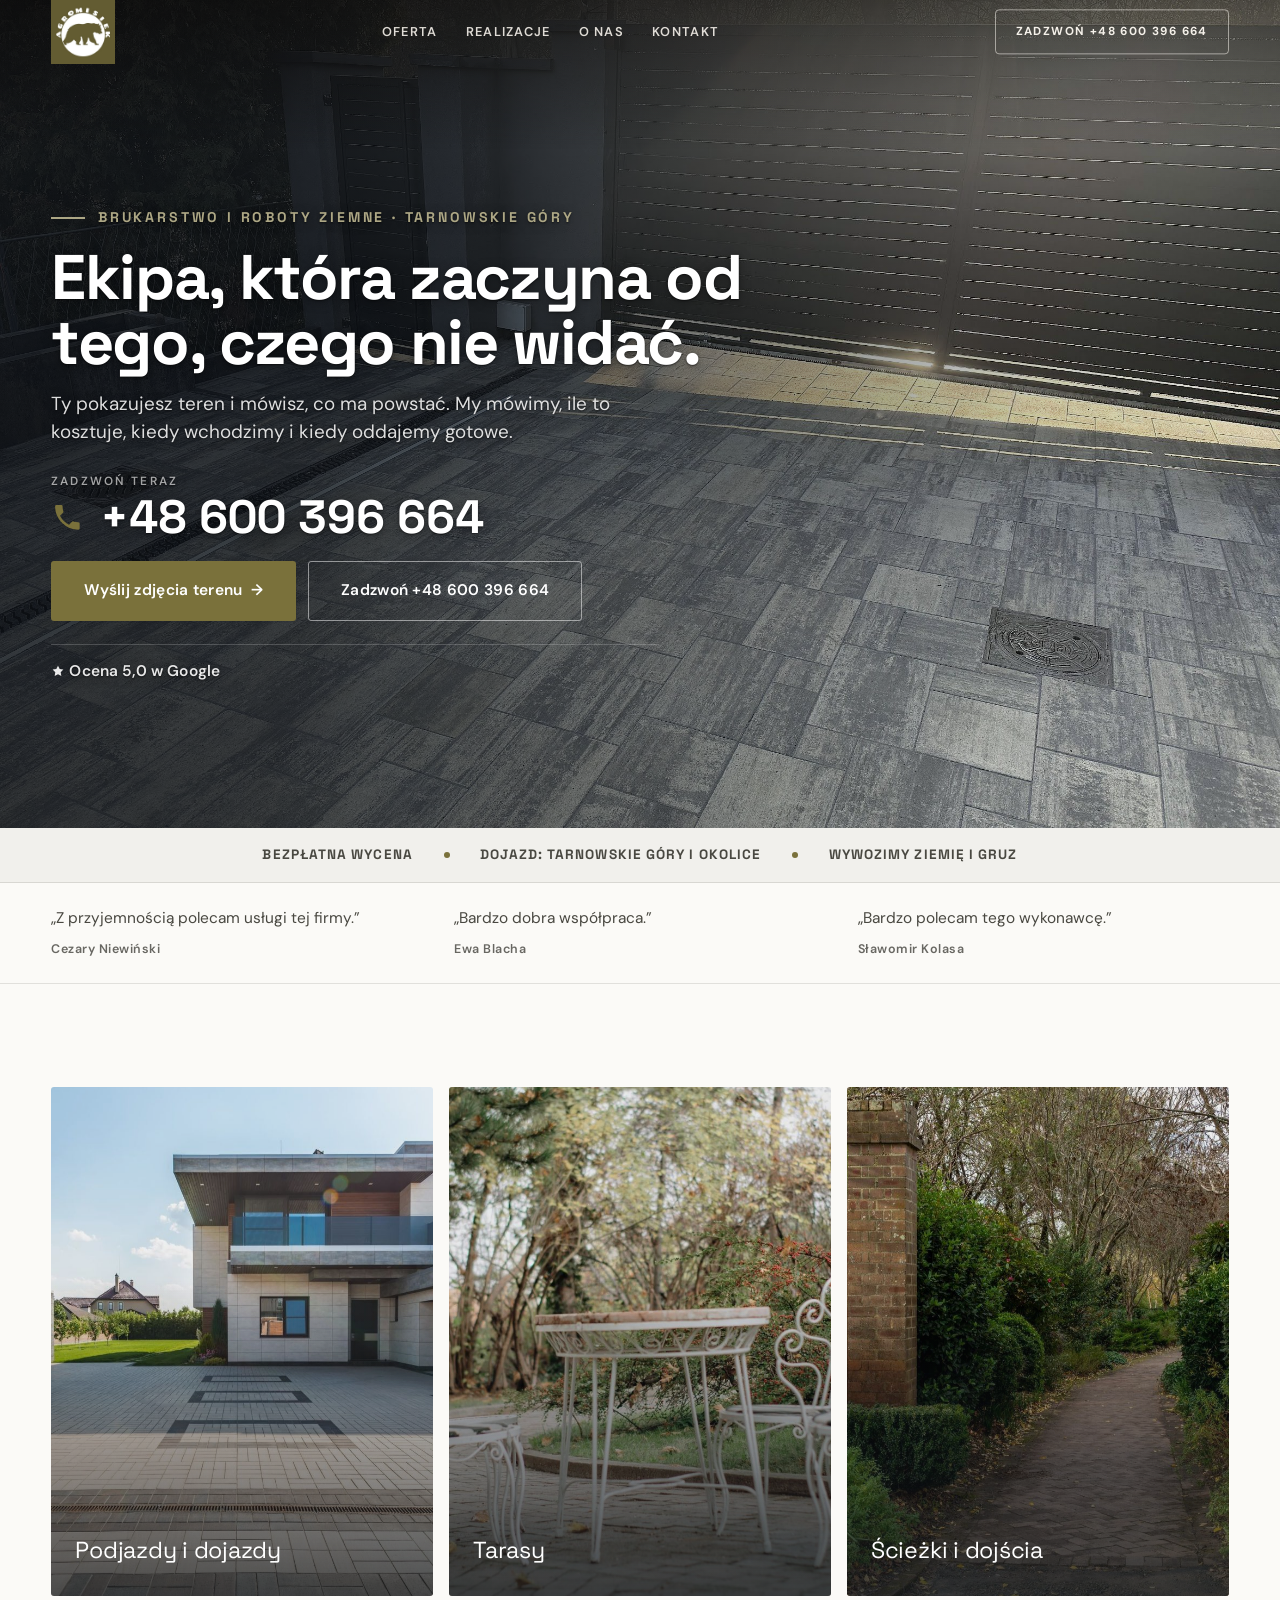
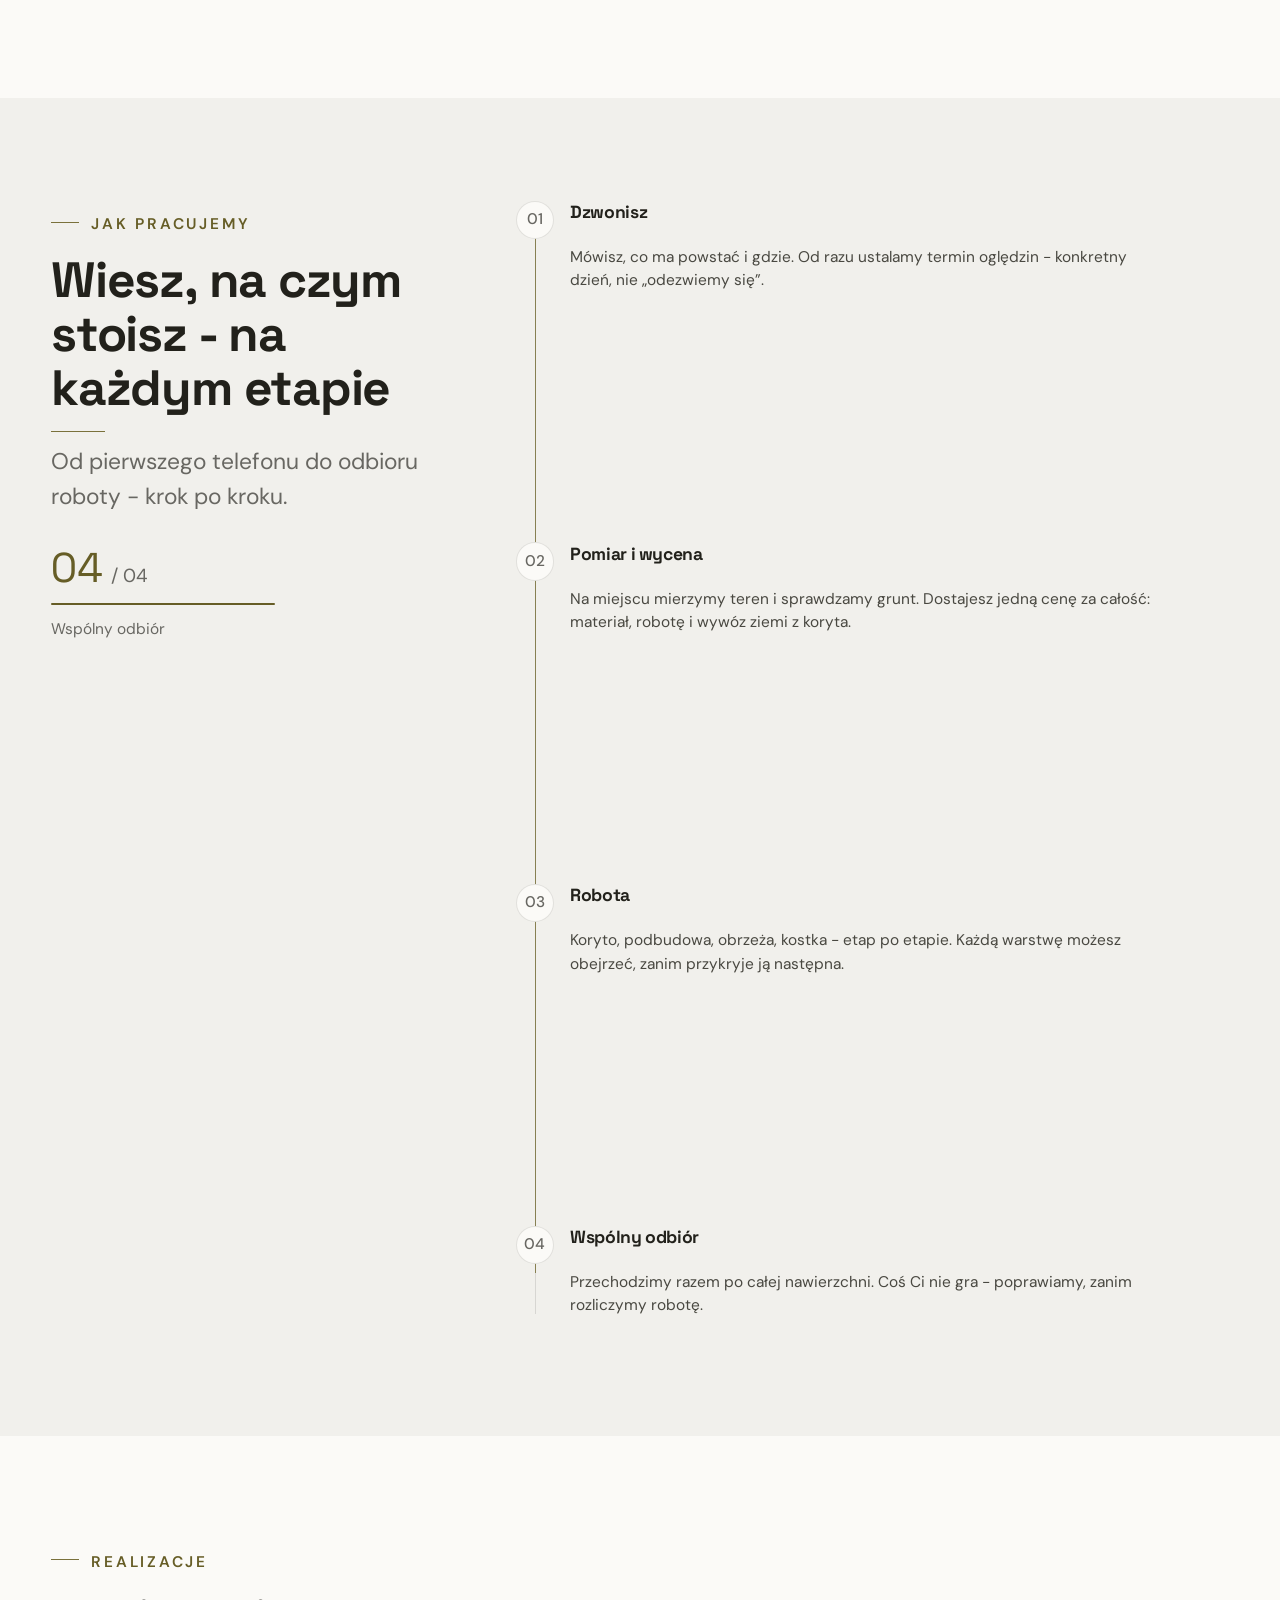
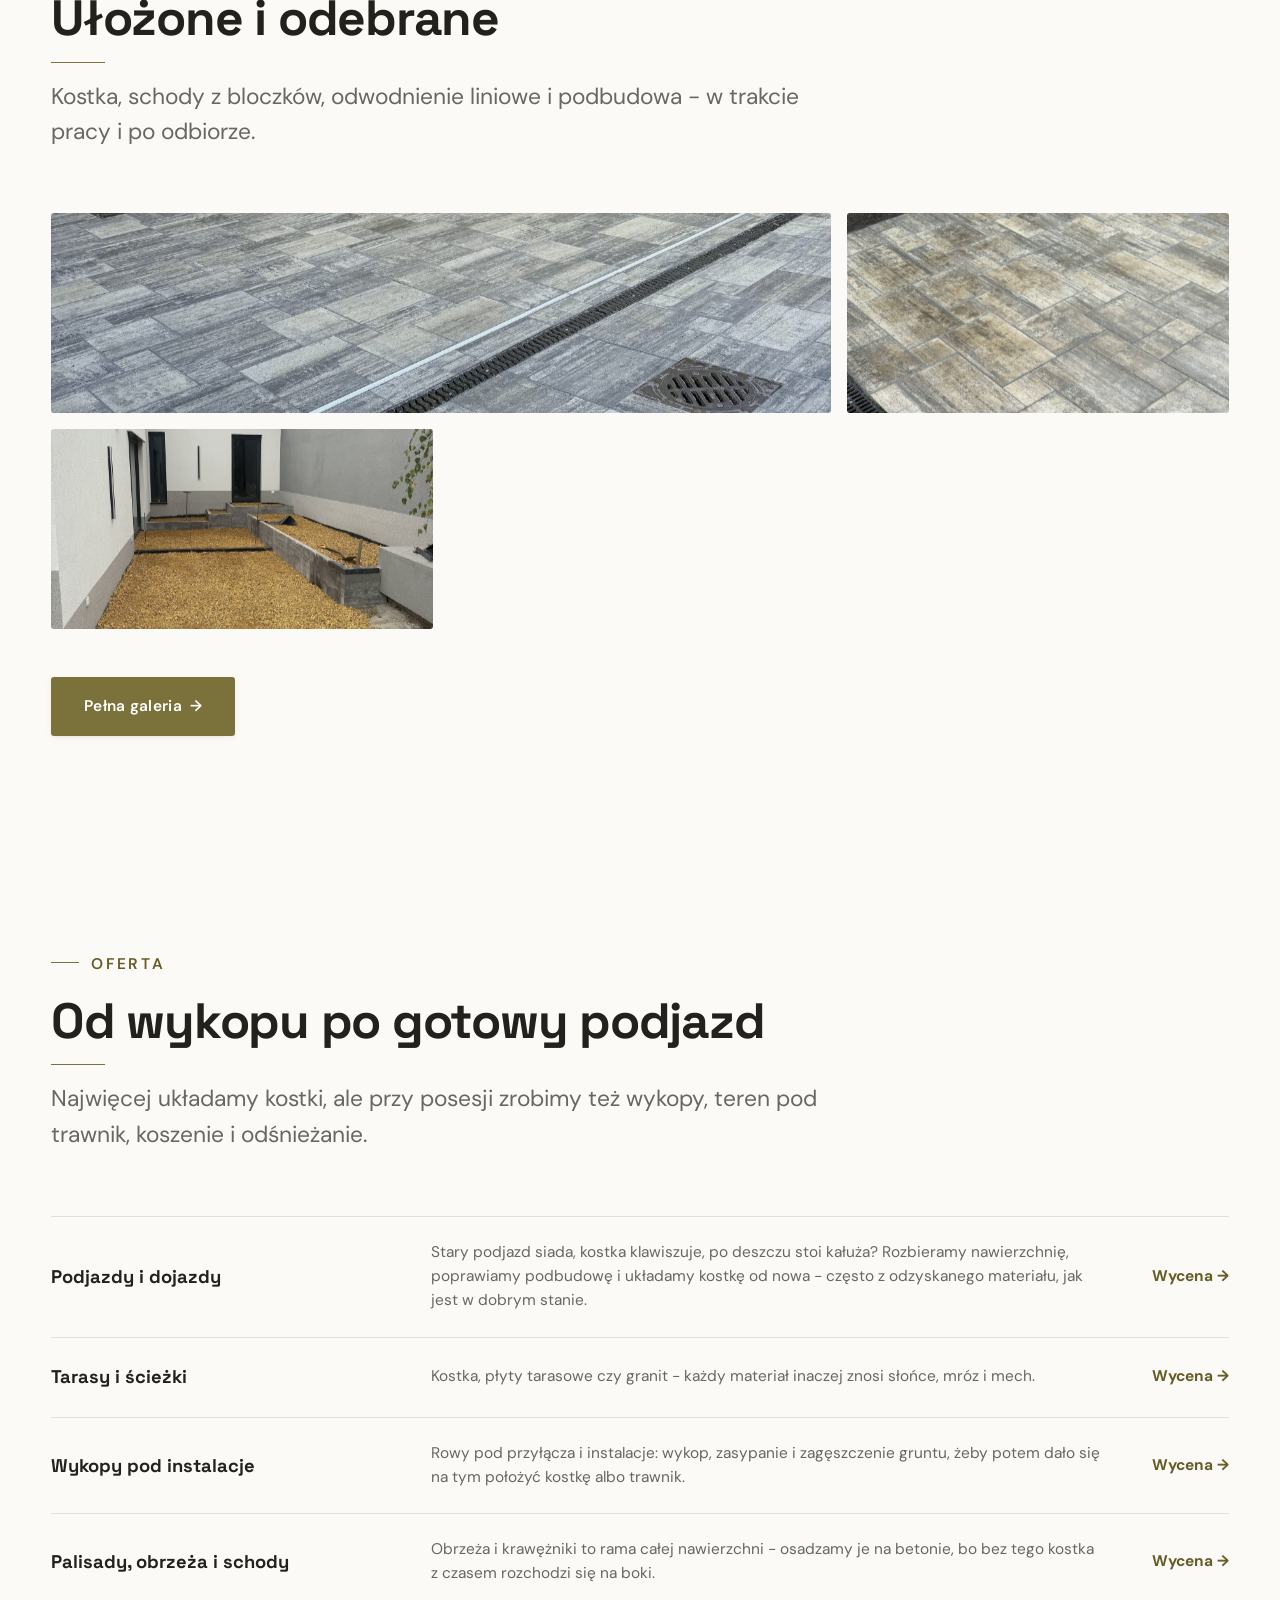
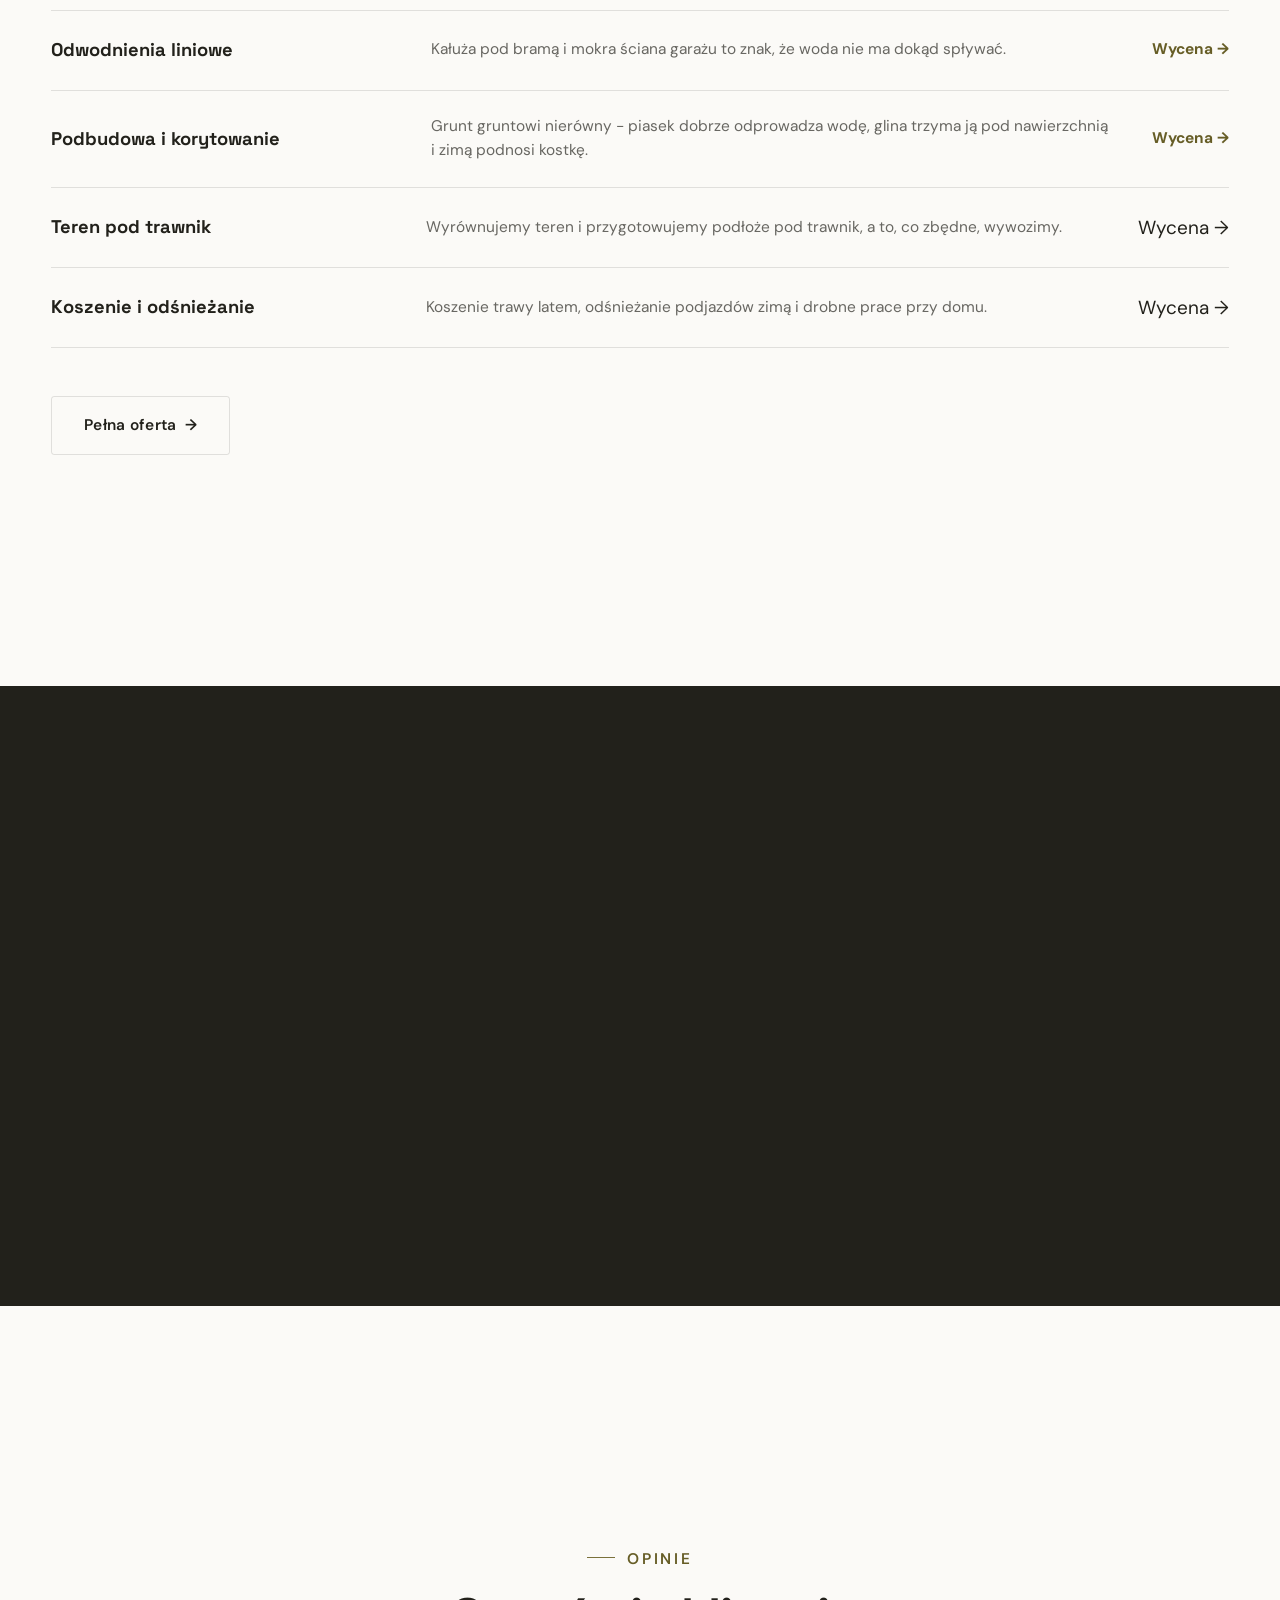
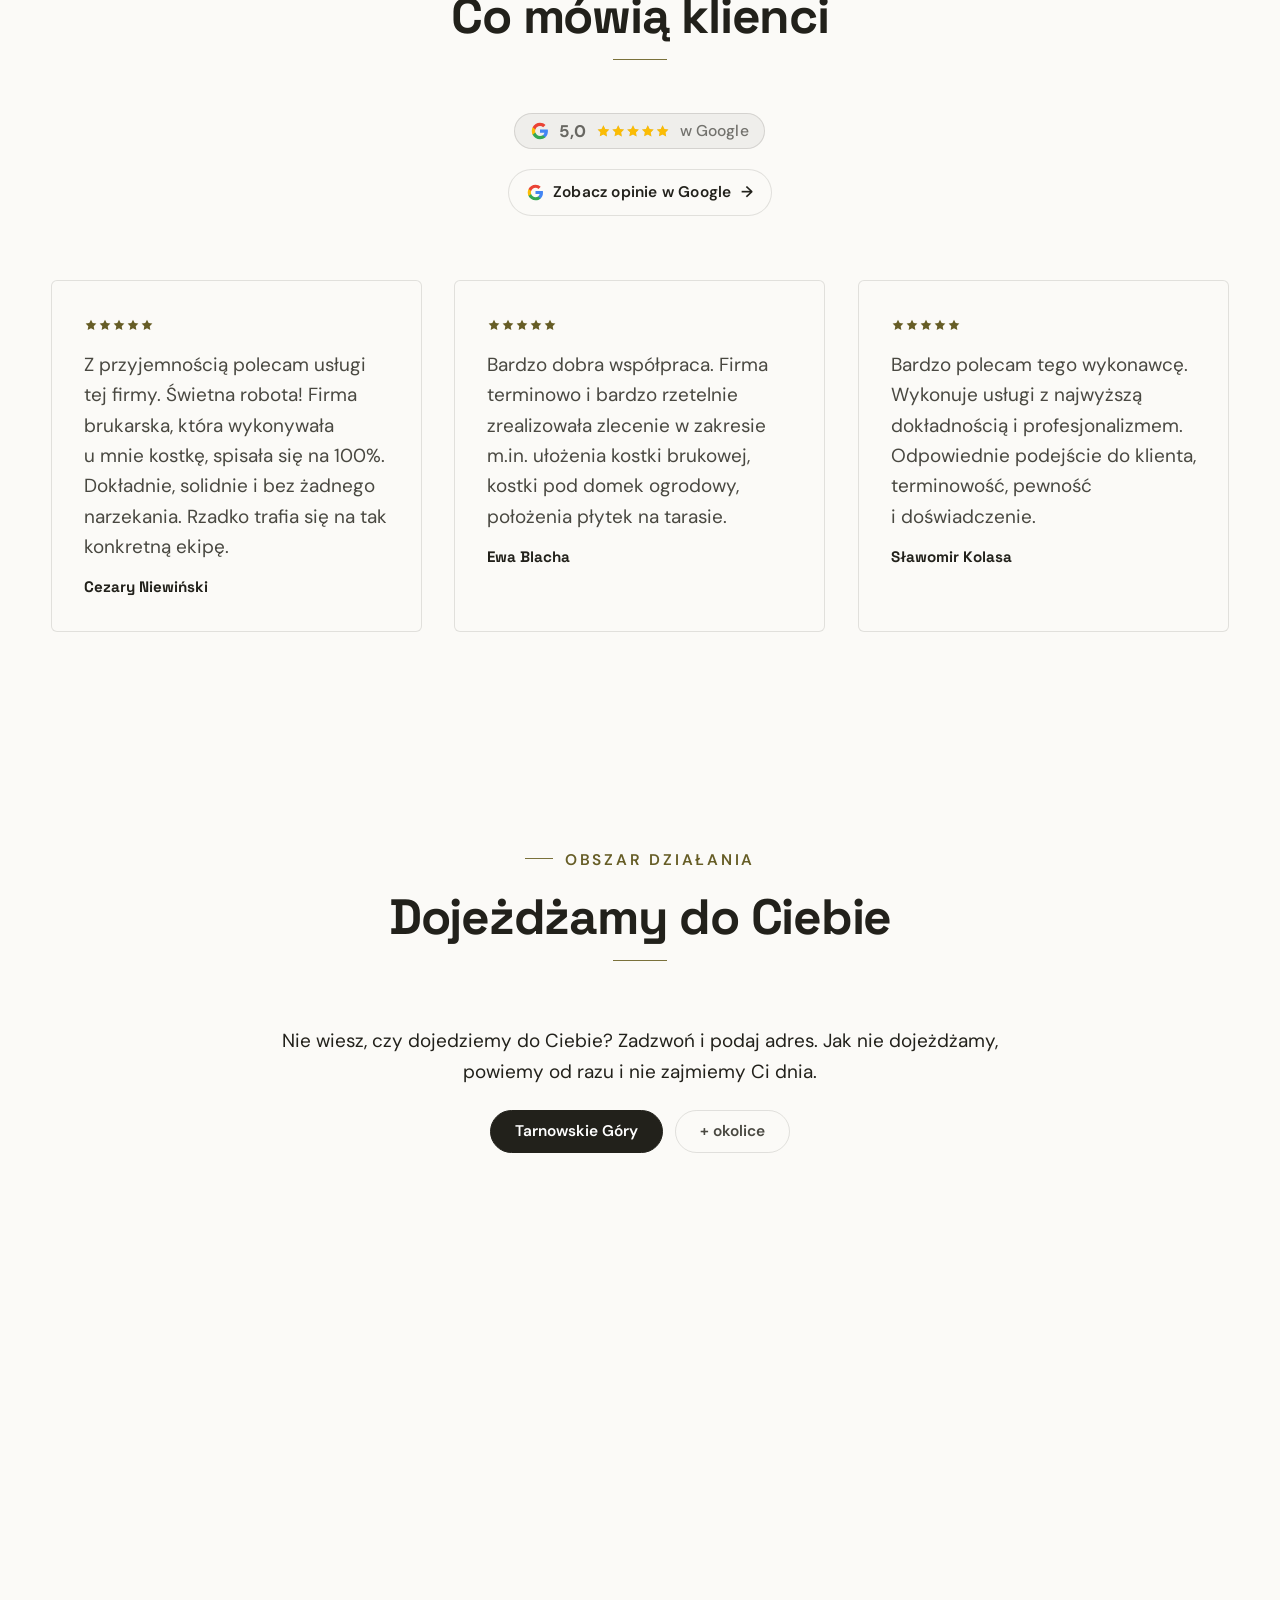
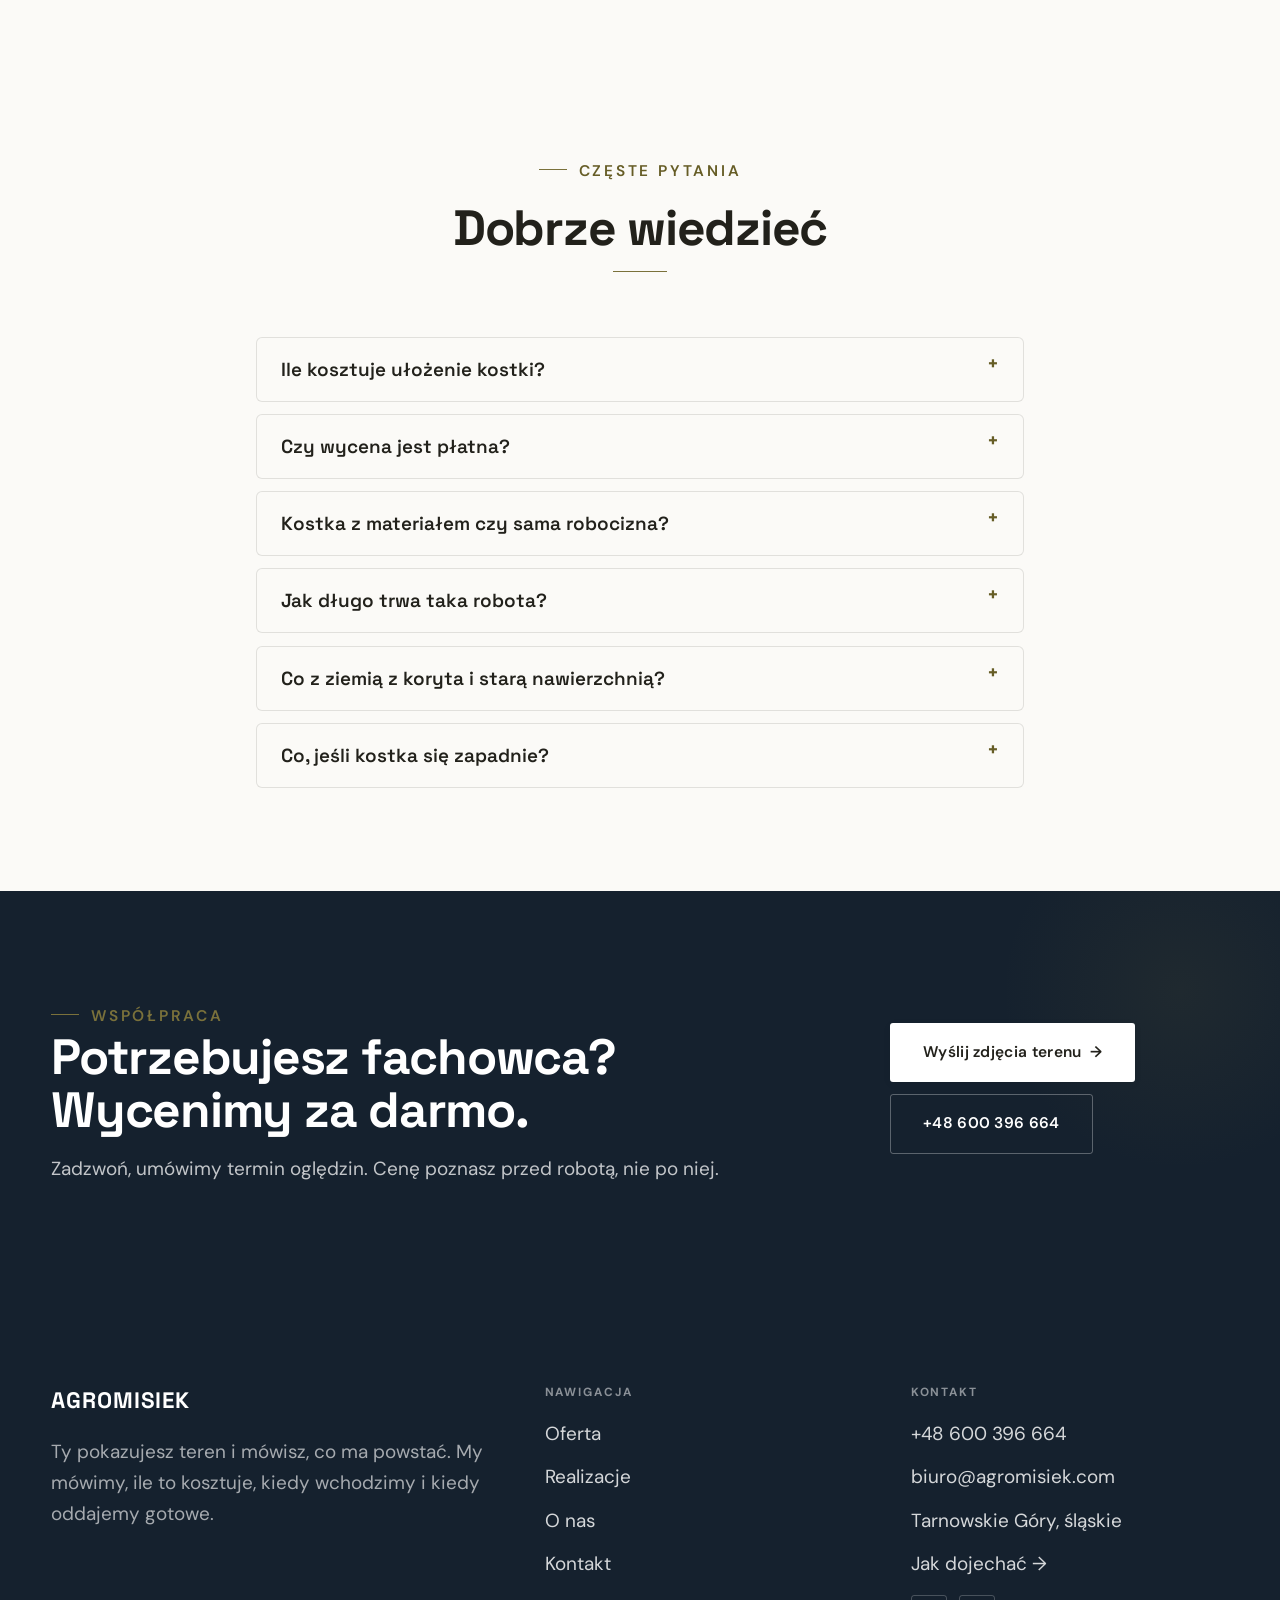
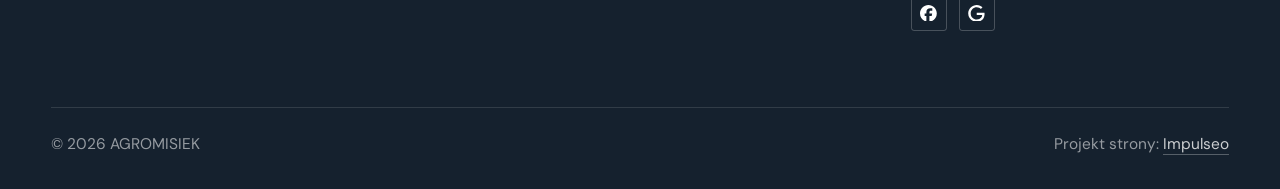
<file: index.html>
<!DOCTYPE html>
<html lang="pl">
<head>
<meta charset="UTF-8">
<meta name="viewport" content="width=device-width, initial-scale=1.0">
<title>AGROMISIEK - układanie kostki brukowej</title>
<meta name="description" content="AGROMISIEK, Tarnowskie Góry: kostka brukowa, podjazdy, tarasy, odwodnienia, wykopy pod instalacje, teren pod trawnik, koszenie i odśnieżanie. Cena z pomiaru. Zadzwoń: +48 600 396 664.">
<link rel="canonical" href="https://kris20032.github.io/agromisiek/">
<meta name="robots" content="noindex, nofollow">
<meta property="og:type" content="website">
<meta property="og:locale" content="pl_PL">
<meta property="og:site_name" content="AGROMISIEK">
<meta property="og:title" content="AGROMISIEK - układanie kostki brukowej">
<meta property="og:description" content="AGROMISIEK, Tarnowskie Góry: kostka brukowa, podjazdy, tarasy, odwodnienia, wykopy pod instalacje, teren pod trawnik, koszenie i odśnieżanie. Cena z pomiaru. Zadzwoń: +48 600 396 664.">
<meta property="og:url" content="https://kris20032.github.io/agromisiek/">
<meta property="og:image" content="https://kris20032.github.io/agromisiek/img/og.jpg">
<meta property="og:image:width" content="1200">
<meta property="og:image:height" content="630">
<meta name="twitter:card" content="summary_large_image">
<script type="application/ld+json">{"@context": "https://schema.org", "@type": "HomeAndConstructionBusiness", "name": "AGROMISIEK", "url": "https://kris20032.github.io/agromisiek/", "telephone": "+48600396664", "image": "https://kris20032.github.io/agromisiek/img/og.jpg", "areaServed": "Tarnowskie Góry", "sameAs": ["https://www.facebook.com/p/Agromisiek-61564911419167/", "https://www.google.com/maps?cid=1123103229245112648"]}</script>
<link rel="preconnect" href="https://fonts.googleapis.com">
<link rel="preconnect" href="https://fonts.gstatic.com" crossorigin>
<link href="https://fonts.googleapis.com/css2?family=Space+Grotesk:wght@500;600;700&family=DM+Sans:opsz,wght@9..40,400;9..40,500;9..40,600&display=swap" rel="stylesheet">
<link rel="stylesheet" href="assets/styles.css?v=e841ad04">
</head>
<body>

<header class="nav">
  <div class="wrap nav-inner">
    <a class="brand brand-has-logo" href="index.html"><img class="brand-logo" src="img/logo.png" alt="AGROMISIEK" width="600" height="600" decoding="async"></a>
    <nav class="nav-links">
      <a href="oferta.html">Oferta</a>
      <a href="realizacje.html">Realizacje</a>
      <a href="o-nas.html">O nas</a>
      <a href="kontakt.html">Kontakt</a>
      <a href="tel:+48600396664" class="btn btn-accent">Zadzwoń +48 600 396 664</a>
    </nav>
    <button class="nav-toggle" aria-label="Menu"><span></span><span></span><span></span></button>
  </div>
</header>

<main>
<section class="hero-fach">
  <img class="hf-photo" src="img/hero.jpg" fetchpriority="high" data-rotate="img/g1.jpg|img/g6.jpg" alt="AGROMISIEK" width="2400" height="1800">
  <div class="hf-panel">
    <div class="hf-inner">
      <span class="hf-kicker">Brukarstwo i roboty ziemne · Tarnowskie Góry</span>
      <h1 class="hf-title">Ekipa, która zaczyna od tego, czego nie widać. <em></em></h1>
      <p class="hf-lead">Ty pokazujesz teren i mówisz, co ma powstać. My mówimy, ile to kosztuje, kiedy wchodzimy i kiedy oddajemy gotowe.</p>
      <a class="hf-phone" href="tel:+48600396664"><span class="hf-phone-lab">Zadzwoń teraz</span><span class="hf-phone-num"><svg class="ico-tel" width="16" height="16" viewBox="0 0 24 24" fill="none" aria-hidden="true"><path d="M6.6 10.8a15.5 15.5 0 0 0 6.6 6.6l2.2-2.2a1 1 0 0 1 1-.24 11.4 11.4 0 0 0 3.6.58 1 1 0 0 1 1 1V20a1 1 0 0 1-1 1A17 17 0 0 1 3 4a1 1 0 0 1 1-1h3.5a1 1 0 0 1 1 1c0 1.25.2 2.46.58 3.6a1 1 0 0 1-.25 1l-2.23 2.2Z" fill="currentColor"/></svg> +48 600 396 664</span></a>
      <div class="hf-actions">
        <a href="kontakt.html" class="btn btn-accent">Wyślij zdjęcia terenu <span class="arr">→</span></a>
        <a href="tel:+48600396664" class="btn btn-ghost hf-ghost">Zadzwoń +48 600 396 664</a>
      </div>
      <div class="hf-trust"><svg class="ico-star" width="14" height="14" viewBox="0 0 24 24" style="vertical-align:-2px" aria-hidden="true"><path d="M12 2.8l2.85 5.8 6.4.93-4.63 4.5 1.1 6.37L12 17.4l-5.72 3 1.1-6.37-4.63-4.5 6.4-.93L12 2.8Z" fill="currentColor"/></svg> Ocena 5,0 w Google</div>
    </div>
  </div>
</section>
<section class="fach-promise">
  <div class="wrap">
    <ul class="fp-row reveal"><li>Bezpłatna wycena</li><li>Dojazd: Tarnowskie Góry i okolice</li><li>Wywozimy ziemię i gruz</li></ul>
  </div>
</section>
<section class="opinie-mini" aria-label="Opinie klientów">
  <div class="wrap">
    <div class="om-row">
      <div class="om-item reveal"><blockquote>„Z przyjemnością polecam usługi tej firmy.”</blockquote><span class="om-autor">Cezary Niewiński</span></div>
      <div class="om-item reveal"><blockquote>„Bardzo dobra współpraca.”</blockquote><span class="om-autor">Ewa Blacha</span></div>
      <div class="om-item reveal"><blockquote>„Bardzo polecam tego wykonawcę.”</blockquote><span class="om-autor">Sławomir Kolasa</span></div>
    </div>
  </div>
</section>
<section class="gateways-band">
  <div class="wrap">
    <div class="gateways">
      <a href="oferta.html" class="gateway reveal"><img src="img/g8.jpg" alt="Podjazdy i dojazdy" loading="lazy" width="1600" height="1068" decoding="async"><span class="g-ttl">Podjazdy i dojazdy</span></a>
      <a href="oferta.html" class="gateway reveal"><img src="img/g9.jpg" alt="Tarasy" loading="lazy" width="1600" height="1066" decoding="async"><span class="g-ttl">Tarasy</span></a>
      <a href="oferta.html" class="gateway reveal"><img src="img/g7.jpg" alt="Ścieżki i dojścia" loading="lazy" width="1600" height="1066" decoding="async"><span class="g-ttl">Ścieżki i dojścia</span></a>
    </div>
  </div>
</section>
<section class="proces proces-os fachowcy">
  <div class="wrap proc-grid">
    <div class="proc-side">
      <div class="head reveal">
        <span class="eyebrow">Jak pracujemy</span>
        <h2>Wiesz, na czym stoisz - na każdym etapie</h2>
        <p>Od pierwszego telefonu do odbioru roboty - krok po kroku.</p>
      </div>
      <div class="proc-count" aria-hidden="true"><span class="pc-cur">01</span><span class="pc-all">/ 04</span></div>
      <div class="proc-bar" aria-hidden="true"><i></i></div>
      <p class="proc-now" aria-hidden="true">Dzwonisz</p>
    </div>
    <ol class="proces-line">
      <li class="reveal"><span class="pno">01</span><h3>Dzwonisz</h3><p>Mówisz, co ma powstać i gdzie. Od razu ustalamy termin oględzin - konkretny dzień, nie „odezwiemy się”.</p></li>
      <li class="reveal"><span class="pno">02</span><h3>Pomiar i wycena</h3><p>Na miejscu mierzymy teren i sprawdzamy grunt. Dostajesz jedną cenę za całość: materiał, robotę i wywóz ziemi z koryta.</p></li>
      <li class="reveal"><span class="pno">03</span><h3>Robota</h3><p>Koryto, podbudowa, obrzeża, kostka - etap po etapie. Każdą warstwę możesz obejrzeć, zanim przykryje ją następna.</p></li>
      <li class="reveal"><span class="pno">04</span><h3>Wspólny odbiór</h3><p>Przechodzimy razem po całej nawierzchni. Coś Ci nie gra - poprawiamy, zanim rozliczymy robotę.</p></li>
    </ol>
  </div>
</section>
<section>
  <div class="wrap">
    <div class="head reveal">
      <span class="eyebrow">Realizacje</span>
      <h2>Ułożone i odebrane</h2>
      <p>Kostka, schody z bloczków, odwodnienie liniowe i podbudowa - w trakcie pracy i po odbiorze.</p>
    </div>
    <div class="gallery">
      <div class="tile t-two3 reveal"><img src="img/g2.jpg" alt="AGROMISIEK" loading="lazy" width="1200" height="1600" decoding="async"></div>
      <div class="tile t-third reveal"><img src="img/g3.jpg" alt="AGROMISIEK" loading="lazy" width="1200" height="1602" decoding="async"></div>
      <div class="tile t-third reveal"><img src="img/g4.jpg" alt="AGROMISIEK" loading="lazy" width="1200" height="1600" decoding="async"></div>
      <div class="tile t-third reveal"><img src="img/g5.jpg" alt="AGROMISIEK" loading="lazy" width="1500" height="750" decoding="async"></div>
      <div class="tile t-third reveal"><img src="img/about.jpg" alt="AGROMISIEK" loading="lazy" width="1800" height="1350" decoding="async"></div>
    </div>
    <div style="margin-top:var(--space-7)" class="reveal"><a href="realizacje.html" class="btn btn-accent">Pełna galeria <span class="arr">→</span></a></div>
  </div>
</section>
<section class="fach-uslugi">
  <div class="wrap">
    <div class="head reveal">
      <span class="eyebrow">Oferta</span>
      <h2>Od wykopu po gotowy podjazd</h2>
      <p>Najwięcej układamy kostki, ale przy posesji zrobimy też wykopy, teren pod trawnik, koszenie i odśnieżanie.</p>
    </div>
    <ul class="fu-list">
      <li class="fu-row reveal"><div class="fu-name">Podjazdy i dojazdy</div><div class="fu-desc">Stary podjazd siada, kostka klawiszuje, po deszczu stoi kałuża? Rozbieramy nawierzchnię, poprawiamy podbudowę i układamy kostkę od nowa - często z odzyskanego materiału, jak jest w dobrym stanie.</div><a class="fu-cta" href="kontakt.html">Wycena <span class="arr">→</span></a></li>
      <li class="fu-row reveal"><div class="fu-name">Tarasy i ścieżki</div><div class="fu-desc">Kostka, płyty tarasowe czy granit - każdy materiał inaczej znosi słońce, mróz i mech.</div><a class="fu-cta" href="kontakt.html">Wycena <span class="arr">→</span></a></li>
      <li class="fu-row reveal"><div class="fu-name">Wykopy pod instalacje</div><div class="fu-desc">Rowy pod przyłącza i instalacje: wykop, zasypanie i zagęszczenie gruntu, żeby potem dało się na tym położyć kostkę albo trawnik.</div><a class="fu-cta" href="kontakt.html">Wycena <span class="arr">→</span></a></li>
      <li class="fu-row reveal"><div class="fu-name">Palisady, obrzeża i schody</div><div class="fu-desc">Obrzeża i krawężniki to rama całej nawierzchni - osadzamy je na betonie, bo bez tego kostka z czasem rozchodzi się na boki.</div><a class="fu-cta" href="kontakt.html">Wycena <span class="arr">→</span></a></li>
      <li class="fu-row reveal"><div class="fu-name">Odwodnienia liniowe</div><div class="fu-desc">Kałuża pod bramą i mokra ściana garażu to znak, że woda nie ma dokąd spływać.</div><a class="fu-cta" href="kontakt.html">Wycena <span class="arr">→</span></a></li>
      <li class="fu-row reveal"><div class="fu-name">Podbudowa i korytowanie</div><div class="fu-desc">Grunt gruntowi nierówny - piasek dobrze odprowadza wodę, glina trzyma ją pod nawierzchnią i zimą podnosi kostkę.</div><a class="fu-cta" href="kontakt.html">Wycena <span class="arr">→</span></a></li>
      <li class="fu-row reveal"><div class="fu-name">Teren pod trawnik</div><div class="fu-desc">Wyrównujemy teren i przygotowujemy podłoże pod trawnik, a to, co zbędne, wywozimy.</div><a class="fu-cta" href="kontakt.html">Wycena <span class="arr">→</span></a></li>
      <li class="fu-row reveal"><div class="fu-name">Koszenie i odśnieżanie</div><div class="fu-desc">Koszenie trawy latem, odśnieżanie podjazdów zimą i drobne prace przy domu.</div><a class="fu-cta" href="kontakt.html">Wycena <span class="arr">→</span></a></li>
    </ul>
    <div style="margin-top:var(--space-7)" class="reveal"><a href="oferta.html" class="btn btn-ghost">Pełna oferta <span class="arr">→</span></a></div>
  </div>
</section>
<section class="stopklatka" aria-hidden="true">
  <div class="stk-bg" style="background-image:url(img/g11.jpg)"></div>
</section>
<section class="opinie">
  <div class="wrap">
    <div class="head center reveal">
      <span class="eyebrow">Opinie</span>
      <h2>Co mówią klienci</h2>
    </div>
    <p class="op-meta reveal"><span class="g-badge"><svg class="gb-ico" viewBox="0 0 24 24" width="18" height="18" aria-hidden="true"><path fill="#4285F4" d="M22.56 12.25c0-.78-.07-1.53-.2-2.25H12v4.26h5.92c-.26 1.37-1.04 2.53-2.21 3.31v2.77h3.57c2.08-1.92 3.28-4.74 3.28-8.09z"/><path fill="#34A853" d="M12 23c2.97 0 5.46-.98 7.28-2.66l-3.57-2.77c-.98.66-2.23 1.06-3.71 1.06-2.86 0-5.29-1.93-6.16-4.53H2.18v2.84C3.99 20.53 7.7 23 12 23z"/><path fill="#FBBC05" d="M5.84 14.09c-.22-.66-.35-1.36-.35-2.09s.13-1.43.35-2.09V7.07H2.18C1.43 8.55 1 10.22 1 12s.43 3.45 1.18 4.93l2.85-2.22.81-.62z"/><path fill="#EA4335" d="M12 5.38c1.62 0 3.06.56 4.21 1.64l3.15-3.15C17.45 2.09 14.97 1 12 1 7.7 1 3.99 3.47 2.18 7.07l3.66 2.84c.87-2.6 3.3-4.53 6.16-4.53z"/></svg><b class="gb-ocena">5,0</b><svg class="gb-stars" viewBox="0 0 90 18" width="74" height="14.8" aria-hidden="true"><g fill="currentColor" opacity=".26"><path transform="translate(0,0)" d="M9 1.6l2.2 4.46 4.92.72-3.56 3.47.84 4.9L9 12.74l-4.4 2.31.84-4.9L1.88 6.68l4.92-.72L9 1.6Z"/><path transform="translate(18,0)" d="M9 1.6l2.2 4.46 4.92.72-3.56 3.47.84 4.9L9 12.74l-4.4 2.31.84-4.9L1.88 6.68l4.92-.72L9 1.6Z"/><path transform="translate(36,0)" d="M9 1.6l2.2 4.46 4.92.72-3.56 3.47.84 4.9L9 12.74l-4.4 2.31.84-4.9L1.88 6.68l4.92-.72L9 1.6Z"/><path transform="translate(54,0)" d="M9 1.6l2.2 4.46 4.92.72-3.56 3.47.84 4.9L9 12.74l-4.4 2.31.84-4.9L1.88 6.68l4.92-.72L9 1.6Z"/><path transform="translate(72,0)" d="M9 1.6l2.2 4.46 4.92.72-3.56 3.47.84 4.9L9 12.74l-4.4 2.31.84-4.9L1.88 6.68l4.92-.72L9 1.6Z"/></g><clipPath id="gs1000"><rect x="0" y="0" width="90.0" height="18"/></clipPath><g fill="#FBBC04" clip-path="url(#gs1000)"><path transform="translate(0,0)" d="M9 1.6l2.2 4.46 4.92.72-3.56 3.47.84 4.9L9 12.74l-4.4 2.31.84-4.9L1.88 6.68l4.92-.72L9 1.6Z"/><path transform="translate(18,0)" d="M9 1.6l2.2 4.46 4.92.72-3.56 3.47.84 4.9L9 12.74l-4.4 2.31.84-4.9L1.88 6.68l4.92-.72L9 1.6Z"/><path transform="translate(36,0)" d="M9 1.6l2.2 4.46 4.92.72-3.56 3.47.84 4.9L9 12.74l-4.4 2.31.84-4.9L1.88 6.68l4.92-.72L9 1.6Z"/><path transform="translate(54,0)" d="M9 1.6l2.2 4.46 4.92.72-3.56 3.47.84 4.9L9 12.74l-4.4 2.31.84-4.9L1.88 6.68l4.92-.72L9 1.6Z"/><path transform="translate(72,0)" d="M9 1.6l2.2 4.46 4.92.72-3.56 3.47.84 4.9L9 12.74l-4.4 2.31.84-4.9L1.88 6.68l4.92-.72L9 1.6Z"/></g></svg><span class="gb-txt">w Google</span></span></p>
    <p class="op-meta reveal"><a class="op-google" href="https://www.google.com/maps?cid=1123103229245112648" target="_blank" rel="noopener"><svg class="op-g-ico" viewBox="0 0 24 24" width="17" height="17" aria-hidden="true"><path fill="#4285F4" d="M22.56 12.25c0-.78-.07-1.53-.2-2.25H12v4.26h5.92c-.26 1.37-1.04 2.53-2.21 3.31v2.77h3.57c2.08-1.92 3.28-4.74 3.28-8.09z"/><path fill="#34A853" d="M12 23c2.97 0 5.46-.98 7.28-2.66l-3.57-2.77c-.98.66-2.23 1.06-3.71 1.06-2.86 0-5.29-1.93-6.16-4.53H2.18v2.84C3.99 20.53 7.7 23 12 23z"/><path fill="#FBBC05" d="M5.84 14.09c-.22-.66-.35-1.36-.35-2.09s.13-1.43.35-2.09V7.07H2.18C1.43 8.55 1 10.22 1 12s.43 3.45 1.18 4.93l2.85-2.22.81-.62z"/><path fill="#EA4335" d="M12 5.38c1.62 0 3.06.56 4.21 1.64l3.15-3.15C17.45 2.09 14.97 1 12 1 7.7 1 3.99 3.47 2.18 7.07l3.66 2.84c.87-2.6 3.3-4.53 6.16-4.53z"/></svg><span>Zobacz opinie w Google</span><span class="arr">→</span></a></p>
    <div class="opinie-grid">
      <figure class="op-card reveal"><span class="op-star"><svg class="ico-star" width="14" height="14" viewBox="0 0 24 24" style="vertical-align:-2px" aria-hidden="true"><path d="M12 2.8l2.85 5.8 6.4.93-4.63 4.5 1.1 6.37L12 17.4l-5.72 3 1.1-6.37-4.63-4.5 6.4-.93L12 2.8Z" fill="currentColor"/></svg><svg class="ico-star" width="14" height="14" viewBox="0 0 24 24" style="vertical-align:-2px" aria-hidden="true"><path d="M12 2.8l2.85 5.8 6.4.93-4.63 4.5 1.1 6.37L12 17.4l-5.72 3 1.1-6.37-4.63-4.5 6.4-.93L12 2.8Z" fill="currentColor"/></svg><svg class="ico-star" width="14" height="14" viewBox="0 0 24 24" style="vertical-align:-2px" aria-hidden="true"><path d="M12 2.8l2.85 5.8 6.4.93-4.63 4.5 1.1 6.37L12 17.4l-5.72 3 1.1-6.37-4.63-4.5 6.4-.93L12 2.8Z" fill="currentColor"/></svg><svg class="ico-star" width="14" height="14" viewBox="0 0 24 24" style="vertical-align:-2px" aria-hidden="true"><path d="M12 2.8l2.85 5.8 6.4.93-4.63 4.5 1.1 6.37L12 17.4l-5.72 3 1.1-6.37-4.63-4.5 6.4-.93L12 2.8Z" fill="currentColor"/></svg><svg class="ico-star" width="14" height="14" viewBox="0 0 24 24" style="vertical-align:-2px" aria-hidden="true"><path d="M12 2.8l2.85 5.8 6.4.93-4.63 4.5 1.1 6.37L12 17.4l-5.72 3 1.1-6.37-4.63-4.5 6.4-.93L12 2.8Z" fill="currentColor"/></svg></span><blockquote>Z przyjemnością polecam usługi tej firmy. Świetna robota! Firma brukarska, która wykonywała u mnie kostkę, spisała się na 100%. Dokładnie, solidnie i bez żadnego narzekania. Rzadko trafia się na tak konkretną ekipę.</blockquote><span class="op-autor">Cezary Niewiński</span></figure>
      <figure class="op-card reveal"><span class="op-star"><svg class="ico-star" width="14" height="14" viewBox="0 0 24 24" style="vertical-align:-2px" aria-hidden="true"><path d="M12 2.8l2.85 5.8 6.4.93-4.63 4.5 1.1 6.37L12 17.4l-5.72 3 1.1-6.37-4.63-4.5 6.4-.93L12 2.8Z" fill="currentColor"/></svg><svg class="ico-star" width="14" height="14" viewBox="0 0 24 24" style="vertical-align:-2px" aria-hidden="true"><path d="M12 2.8l2.85 5.8 6.4.93-4.63 4.5 1.1 6.37L12 17.4l-5.72 3 1.1-6.37-4.63-4.5 6.4-.93L12 2.8Z" fill="currentColor"/></svg><svg class="ico-star" width="14" height="14" viewBox="0 0 24 24" style="vertical-align:-2px" aria-hidden="true"><path d="M12 2.8l2.85 5.8 6.4.93-4.63 4.5 1.1 6.37L12 17.4l-5.72 3 1.1-6.37-4.63-4.5 6.4-.93L12 2.8Z" fill="currentColor"/></svg><svg class="ico-star" width="14" height="14" viewBox="0 0 24 24" style="vertical-align:-2px" aria-hidden="true"><path d="M12 2.8l2.85 5.8 6.4.93-4.63 4.5 1.1 6.37L12 17.4l-5.72 3 1.1-6.37-4.63-4.5 6.4-.93L12 2.8Z" fill="currentColor"/></svg><svg class="ico-star" width="14" height="14" viewBox="0 0 24 24" style="vertical-align:-2px" aria-hidden="true"><path d="M12 2.8l2.85 5.8 6.4.93-4.63 4.5 1.1 6.37L12 17.4l-5.72 3 1.1-6.37-4.63-4.5 6.4-.93L12 2.8Z" fill="currentColor"/></svg></span><blockquote>Bardzo dobra współpraca. Firma terminowo i bardzo rzetelnie zrealizowała zlecenie w zakresie m.in. ułożenia kostki brukowej, kostki pod domek ogrodowy, położenia płytek na tarasie.</blockquote><span class="op-autor">Ewa Blacha</span></figure>
      <figure class="op-card reveal"><span class="op-star"><svg class="ico-star" width="14" height="14" viewBox="0 0 24 24" style="vertical-align:-2px" aria-hidden="true"><path d="M12 2.8l2.85 5.8 6.4.93-4.63 4.5 1.1 6.37L12 17.4l-5.72 3 1.1-6.37-4.63-4.5 6.4-.93L12 2.8Z" fill="currentColor"/></svg><svg class="ico-star" width="14" height="14" viewBox="0 0 24 24" style="vertical-align:-2px" aria-hidden="true"><path d="M12 2.8l2.85 5.8 6.4.93-4.63 4.5 1.1 6.37L12 17.4l-5.72 3 1.1-6.37-4.63-4.5 6.4-.93L12 2.8Z" fill="currentColor"/></svg><svg class="ico-star" width="14" height="14" viewBox="0 0 24 24" style="vertical-align:-2px" aria-hidden="true"><path d="M12 2.8l2.85 5.8 6.4.93-4.63 4.5 1.1 6.37L12 17.4l-5.72 3 1.1-6.37-4.63-4.5 6.4-.93L12 2.8Z" fill="currentColor"/></svg><svg class="ico-star" width="14" height="14" viewBox="0 0 24 24" style="vertical-align:-2px" aria-hidden="true"><path d="M12 2.8l2.85 5.8 6.4.93-4.63 4.5 1.1 6.37L12 17.4l-5.72 3 1.1-6.37-4.63-4.5 6.4-.93L12 2.8Z" fill="currentColor"/></svg><svg class="ico-star" width="14" height="14" viewBox="0 0 24 24" style="vertical-align:-2px" aria-hidden="true"><path d="M12 2.8l2.85 5.8 6.4.93-4.63 4.5 1.1 6.37L12 17.4l-5.72 3 1.1-6.37-4.63-4.5 6.4-.93L12 2.8Z" fill="currentColor"/></svg></span><blockquote>Bardzo polecam tego wykonawcę. Wykonuje usługi z najwyższą dokładnością i profesjonalizmem. Odpowiednie podejście do klienta, terminowość, pewność i doświadczenie.</blockquote><span class="op-autor">Sławomir Kolasa</span></figure>
    </div>
  </div>
</section>
<section class="obszar">
  <div class="wrap">
    <div class="head center reveal">
      <span class="eyebrow">Obszar działania</span>
      <h2>Dojeżdżamy do Ciebie</h2>
    </div>
    <p class="obszar-txt reveal" style="text-align:center;max-width:60ch;margin:0 auto 1.4rem">Nie wiesz, czy dojedziemy do Ciebie? Zadzwoń i podaj adres. Jak nie dojeżdżamy, powiemy od razu i nie zajmiemy Ci dnia.</p>
    <ul class="obszar-list reveal"><li class="is-home">Tarnowskie Góry</li><li>+ okolice</li></ul>
    <div class="obszar-mapa reveal" style="margin-top:var(--space-7)">
      <iframe title="Obszar działania - Tarnowskie Góry i okolice" src="https://maps.google.com/maps?q=50.4447%2C18.8608&amp;z=11&amp;output=embed" loading="lazy" referrerpolicy="no-referrer-when-downgrade" style="width:100%;height:clamp(280px,38vh,420px);border:0;display:block;border-radius:var(--r-md)"></iframe>
    </div>
  </div>
</section>
<section class="faq-klinika">
  <div class="wrap">
    <div class="head center reveal">
      <span class="eyebrow">Częste pytania</span>
      <h2>Dobrze wiedzieć</h2>
    </div>
    <div class="faq-list">
      <details class="faq-item reveal"><summary>Ile kosztuje ułożenie kostki?</summary><p>Zależy od terenu i materiału - inna cena wychodzi na piasku, inna tam, gdzie trzeba głębiej korytować i wywozić ziemię. Dlatego cenę podajemy dopiero po pomiarze - i w trakcie roboty ona już nie rośnie.</p></details>
      <details class="faq-item reveal"><summary>Czy wycena jest płatna?</summary><p>Nie. Za przyjazd i pomiar w Tarnowskich Górach i najbliższej okolicy nie płacisz. Decyzję podejmujesz po poznaniu ceny, nie przed.</p></details>
      <details class="faq-item reveal"><summary>Kostka z materiałem czy sama robocizna?</summary><p>Oba układy są w porządku. Z materiałem od nas masz jedną cenę i jednego odpowiedzialnego za całość; z powierzonym - najpierw go obejrzymy, bo nie każda kostka nadaje się pod auto.</p></details>
      <details class="faq-item reveal"><summary>Jak długo trwa taka robota?</summary><p>Zależy od powierzchni i od tego, ile jest korytowania. Konkretny termin - od wejścia do odbioru - podajemy przy wycenie i tego się trzymamy. Ulewa potrafi przesunąć zagęszczanie o dzień; wtedy mówimy od razu, nie po fakcie.</p></details>
      <details class="faq-item reveal"><summary>Co z ziemią z koryta i starą nawierzchnią?</summary><p>Wywóz jest w wycenie - po robocie nie zostaje Ci hałda ziemi ani sterta starego betonu. Chcesz zatrzymać ziemię na podniesienie ogrodu? Powiedz przy pomiarze, zostawimy ją tam, gdzie wskażesz.</p></details>
      <details class="faq-item reveal"><summary>Co, jeśli kostka się zapadnie?</summary><p>Dobrze zagęszczona podbudowa nie siada - ale jak coś się ruszy, wracamy i poprawiamy. Nasza wina - robimy za darmo; wjechało tam coś dużo cięższego, niż ustalaliśmy - mówimy wprost, co i za ile.</p></details>
    </div>
  </div>
</section>
<section class="cta">
  <div class="wrap">
    <div class="reveal">
      <span class="eyebrow">Współpraca</span>
      <h2>Potrzebujesz fachowca? Wycenimy za darmo.</h2>
      <p>Zadzwoń, umówimy termin oględzin. Cenę poznasz przed robotą, nie po niej.</p>
    </div>
    <div class="cta-actions reveal">
      <a href="kontakt.html" class="btn btn-light">Wyślij zdjęcia terenu <span class="arr">→</span></a>
      <a href="tel:+48600396664" class="btn btn-ghost btn-ghost-cta">+48 600 396 664</a>
    </div>
  </div>
</section>
</main>

<footer>
  <div class="wrap">
    <div class="foot-grid">
      <div class="foot-brand">
        <div class="name">AGROMISIEK</div>
        <p>Ty pokazujesz teren i mówisz, co ma powstać. My mówimy, ile to kosztuje, kiedy wchodzimy i kiedy oddajemy gotowe.</p>
      </div>
      <div class="foot-col">
        <h4>Nawigacja</h4>
        <a href="oferta.html">Oferta</a>
        <a href="realizacje.html">Realizacje</a>
        <a href="o-nas.html">O nas</a>
        <a href="kontakt.html">Kontakt</a>
      </div>
      <div class="foot-col">
        <h4>Kontakt</h4>
        <a href="tel:+48600396664">+48 600 396 664</a>
        <a href="mailto:biuro@agromisiek.com">biuro@agromisiek.com</a>
        <p>Tarnowskie Góry, śląskie</p>
        <a href="https://www.google.com/maps?cid=1123103229245112648" target="_blank" rel="noopener">Jak dojechać →</a>
      <div class="foot-soc">
        <a class="soc" href="https://www.facebook.com/p/Agromisiek-61564911419167/" target="_blank" rel="noopener" aria-label="Facebook - AGROMISIEK"><svg viewBox="0 0 24 24" aria-hidden="true" focusable="false"><path d="M9.101 23.691v-7.98H6.627v-3.667h2.474v-1.58c0-4.085 1.848-5.978 5.858-5.978.401 0 .955.042 1.468.103a8.68 8.68 0 0 1 1.141.195v3.325a8.623 8.623 0 0 0-.653-.036 26.805 26.805 0 0 0-.733-.009c-.707 0-1.259.096-1.675.309a1.686 1.686 0 0 0-.679.622c-.258.42-.374.995-.374 1.752v1.297h3.919l-.386 2.103-.287 1.564h-3.246v8.245C19.396 23.238 24 18.179 24 12.044c0-6.627-5.373-12-12-12s-12 5.373-12 12c0 5.628 3.874 10.35 9.101 11.647Z" fill="currentColor"/></svg></a>
        <a class="soc" href="https://www.google.com/maps?cid=1123103229245112648" target="_blank" rel="noopener" aria-label="Google - AGROMISIEK"><svg viewBox="0 0 24 24" aria-hidden="true" focusable="false"><path d="M12.48 10.92v3.28h7.84c-.24 1.84-.853 3.187-1.787 4.133-1.147 1.147-2.933 2.4-6.053 2.4-4.827 0-8.6-3.893-8.6-8.72s3.773-8.72 8.6-8.72c2.6 0 4.507 1.027 5.907 2.347l2.307-2.307C18.747 1.44 16.133 0 12.48 0 5.867 0 .307 5.387.307 12s5.56 12 12.173 12c3.573 0 6.267-1.173 8.373-3.36 2.16-2.16 2.84-5.213 2.84-7.667 0-.76-.053-1.467-.173-2.053H12.48z" fill="currentColor"/></svg></a>
      </div>
      </div>
    </div>
    <div class="foot-bot">
      <span>© 2026 AGROMISIEK</span>
      <span>Projekt strony: <a class="foot-credit" href="https://impulseo.pl" target="_blank" rel="noopener">Impulseo</a></span>
    </div>
  </div>
</footer>
<div class="sticky-call"><a class="sc-call" href="tel:+48600396664"><svg class="ico-tel" width="16" height="16" viewBox="0 0 24 24" fill="none" aria-hidden="true"><path d="M6.6 10.8a15.5 15.5 0 0 0 6.6 6.6l2.2-2.2a1 1 0 0 1 1-.24 11.4 11.4 0 0 0 3.6.58 1 1 0 0 1 1 1V20a1 1 0 0 1-1 1A17 17 0 0 1 3 4a1 1 0 0 1 1-1h3.5a1 1 0 0 1 1 1c0 1.25.2 2.46.58 3.6a1 1 0 0 1-.25 1l-2.23 2.2Z" fill="currentColor"/></svg> Zadzwoń</a><a class="sc-quote" href="kontakt.html">Wyślij zdjęcia terenu</a></div>
<div class="demo-wazne" data-do="2026-10-15" data-cykl="3" hidden><svg class="dw-ico" width="13" height="13" viewBox="0 0 24 24" fill="none" aria-hidden="true"><circle cx="12" cy="12" r="8.6" stroke="currentColor" stroke-width="1.8"/><path d="M12 7.2V12l3.3 2" stroke="currentColor" stroke-width="1.8" stroke-linecap="round"/></svg><span class="dw-txt"></span></div>

<script src="assets/main.js"></script>
</body>
</html>
</file>
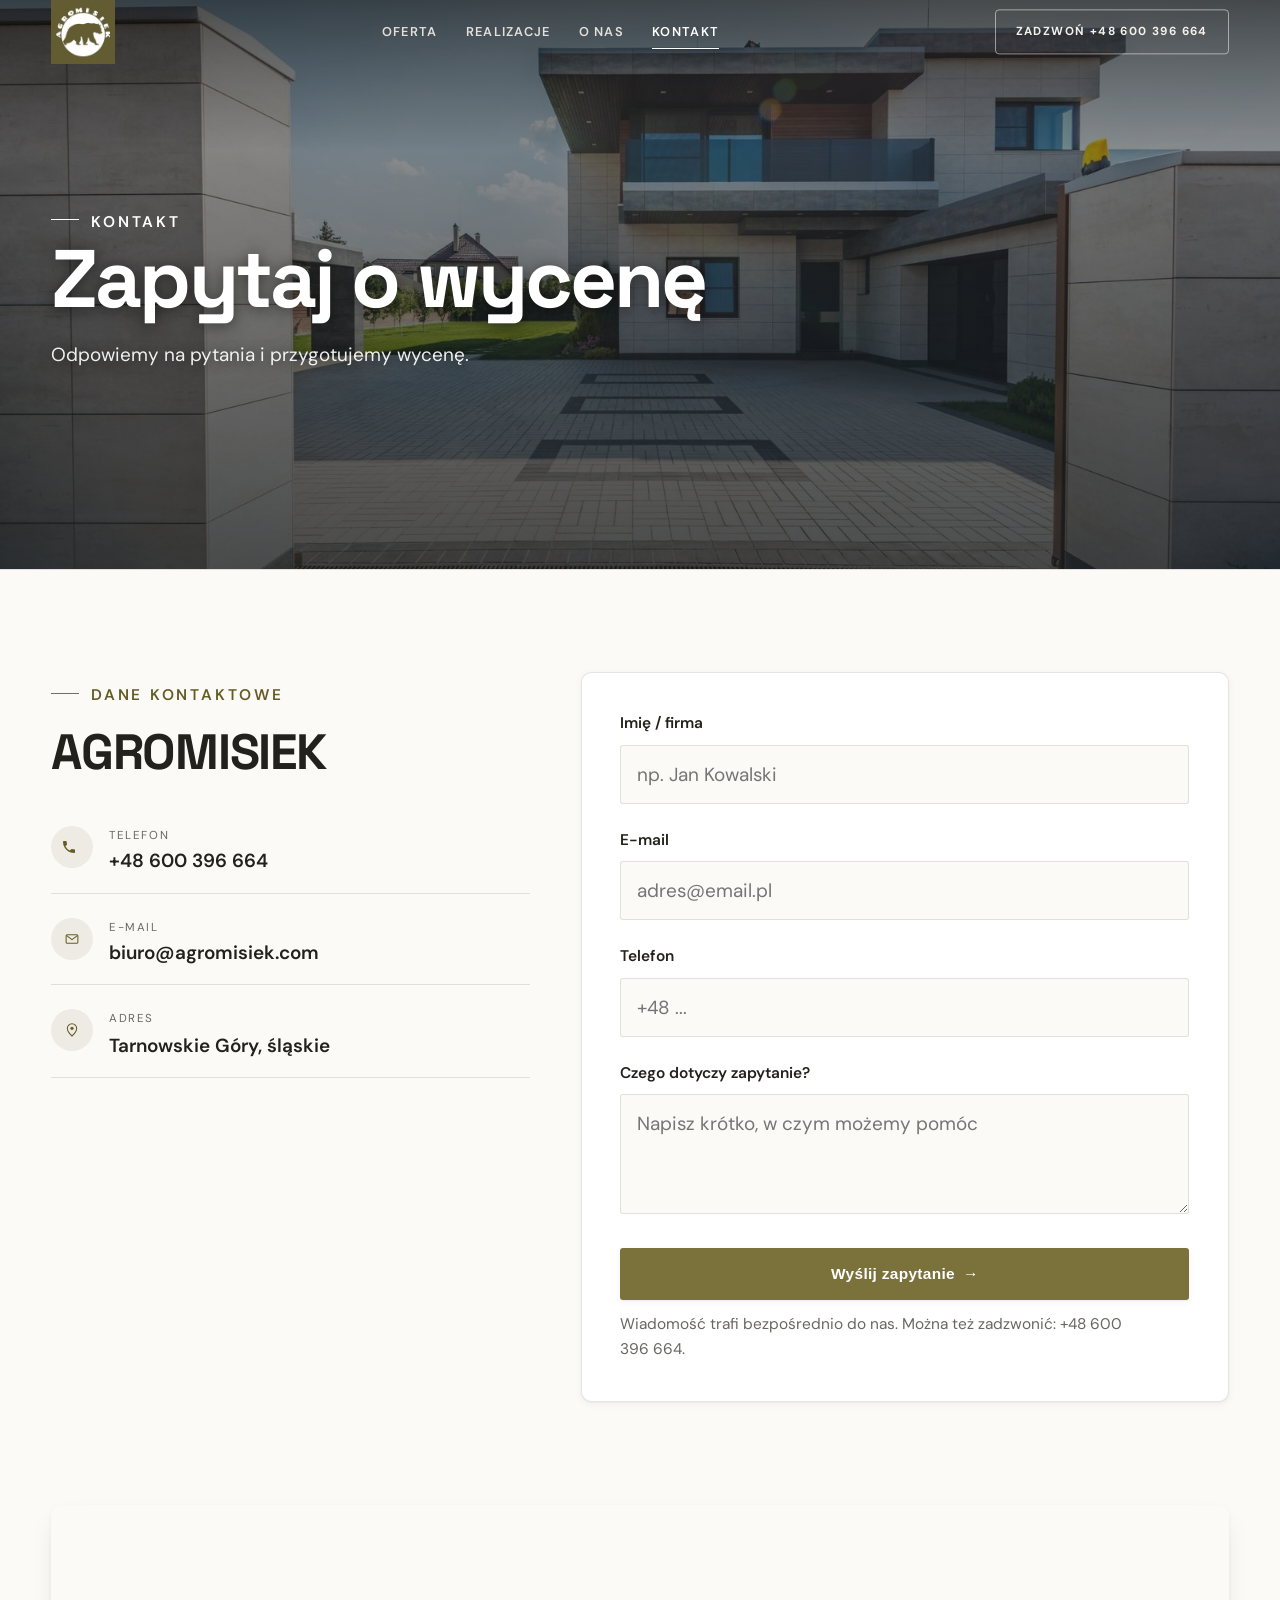
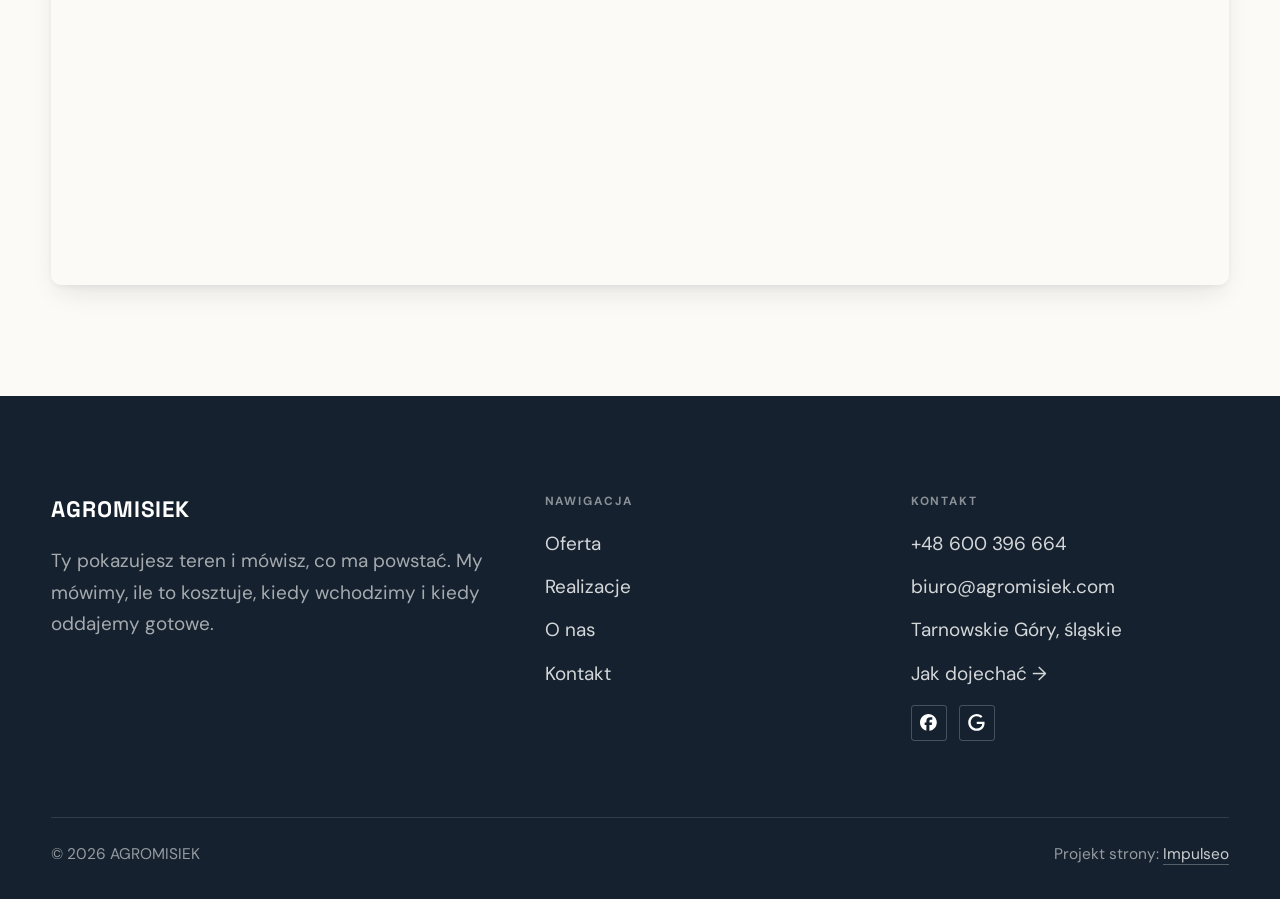
<file: kontakt.html>
<!DOCTYPE html>
<html lang="pl">
<head>
<meta charset="UTF-8">
<meta name="viewport" content="width=device-width, initial-scale=1.0">
<title>Kontakt - AGROMISIEK</title>
<meta name="description" content="Kontakt AGROMISIEK - Tarnowskie Góry, śląskie">
<link rel="canonical" href="https://kris20032.github.io/agromisiek/kontakt.html">
<meta name="robots" content="noindex, nofollow">
<meta property="og:type" content="website">
<meta property="og:locale" content="pl_PL">
<meta property="og:site_name" content="AGROMISIEK">
<meta property="og:title" content="Kontakt - AGROMISIEK">
<meta property="og:description" content="Kontakt AGROMISIEK - Tarnowskie Góry, śląskie">
<meta property="og:url" content="https://kris20032.github.io/agromisiek/kontakt.html">
<meta property="og:image" content="https://kris20032.github.io/agromisiek/img/og.jpg">
<meta property="og:image:width" content="1200">
<meta property="og:image:height" content="630">
<meta name="twitter:card" content="summary_large_image">
<link rel="preconnect" href="https://fonts.googleapis.com">
<link rel="preconnect" href="https://fonts.gstatic.com" crossorigin>
<link href="https://fonts.googleapis.com/css2?family=Space+Grotesk:wght@500;600;700&family=DM+Sans:opsz,wght@9..40,400;9..40,500;9..40,600&display=swap" rel="stylesheet">
<link rel="stylesheet" href="assets/styles.css?v=e841ad04">
</head>
<body>

<header class="nav">
  <div class="wrap nav-inner">
    <a class="brand brand-has-logo" href="index.html"><img class="brand-logo" src="img/logo.png" alt="AGROMISIEK" width="600" height="600" decoding="async"></a>
    <nav class="nav-links">
      <a href="oferta.html">Oferta</a>
      <a href="realizacje.html">Realizacje</a>
      <a href="o-nas.html">O nas</a>
      <a href="kontakt.html" class="active" aria-current="page">Kontakt</a>
      <a href="tel:+48600396664" class="btn btn-accent">Zadzwoń +48 600 396 664</a>
    </nav>
    <button class="nav-toggle" aria-label="Menu"><span></span><span></span><span></span></button>
  </div>
</header>

<main>
<section class="pagehead">
  <img src="img/g8.jpg" alt="AGROMISIEK - Zapytaj o wycenę" width="1600" height="1068" decoding="async">
  <div class="wrap">
    <span class="eyebrow">Kontakt</span>
    <h1>Zapytaj o wycenę</h1>
    <p>Odpowiemy na pytania i przygotujemy wycenę.</p>
  </div>
</section>
<section>
  <div class="wrap contact-grid">
    <div class="reveal">
      <span class="eyebrow">Dane kontaktowe</span>
      <h2 style="margin:var(--space-4) 0 var(--space-6)">AGROMISIEK</h2>
      <div class="info-list">
        <div class="info-row"><div class="ic"><svg class="ico-tel" width="16" height="16" viewBox="0 0 24 24" fill="none" aria-hidden="true"><path d="M6.6 10.8a15.5 15.5 0 0 0 6.6 6.6l2.2-2.2a1 1 0 0 1 1-.24 11.4 11.4 0 0 0 3.6.58 1 1 0 0 1 1 1V20a1 1 0 0 1-1 1A17 17 0 0 1 3 4a1 1 0 0 1 1-1h3.5a1 1 0 0 1 1 1c0 1.25.2 2.46.58 3.6a1 1 0 0 1-.25 1l-2.23 2.2Z" fill="currentColor"/></svg></div><div><div class="lbl">Telefon</div><a class="val" href="tel:+48600396664">+48 600 396 664</a></div></div>
        <div class="info-row"><div class="ic"><svg class="ico-mail" width="16" height="16" viewBox="0 0 24 24" fill="none" aria-hidden="true"><rect x="3.2" y="5.5" width="17.6" height="13" rx="1.6" stroke="currentColor" stroke-width="1.6"/><path d="M4 7l8 6 8-6" stroke="currentColor" stroke-width="1.6" stroke-linecap="round" stroke-linejoin="round"/></svg></div><div><div class="lbl">E-mail</div><a class="val" href="mailto:biuro@agromisiek.com">biuro@agromisiek.com</a></div></div>
        <div class="info-row"><div class="ic"><svg class="ico-pin" width="16" height="16" viewBox="0 0 24 24" fill="none" aria-hidden="true"><path d="M12 21s7-6.1 7-11.5A7 7 0 0 0 5 9.5C5 14.9 12 21 12 21Z" stroke="currentColor" stroke-width="1.6" fill="none"/><circle cx="12" cy="9.5" r="2.4" fill="currentColor"/></svg></div><div><div class="lbl">Adres</div><div class="val">Tarnowskie Góry, śląskie</div></div></div>
      </div>
    </div>
    <div class="reveal">
      <form class="form" action="https://formsubmit.co/biuro@agromisiek.com" method="POST">
        <input type="hidden" name="_subject" value="Zapytanie ze strony AGROMISIEK">
        <input type="hidden" name="_captcha" value="false">
        <input type="hidden" name="_template" value="table">
        <div class="fld"><label for="name">Imię / firma</label><input id="name" name="name" type="text" placeholder="np. Jan Kowalski" required></div>
        <div class="fld"><label for="email">E-mail</label><input id="email" name="email" type="email" placeholder="adres@email.pl" required></div>
        <div class="fld"><label for="phone">Telefon</label><input id="phone" name="phone" type="tel" placeholder="+48 ..."></div>
        <div class="fld"><label for="msg">Czego dotyczy zapytanie?</label><textarea id="msg" name="message" placeholder="Napisz krótko, w czym możemy pomóc" required></textarea></div>
        <button type="submit" class="btn btn-accent" style="width:100%;justify-content:center">Wyślij zapytanie <span class="arr">→</span></button>
        <p class="note">Wiadomość trafi bezpośrednio do nas. Można też zadzwonić: +48 600 396 664.</p>
      </form>
    </div>
  </div>
</section>
<section style="padding-top:0">
  <div class="wrap reveal">
    <iframe class="map" title="AGROMISIEK - Tarnowskie Góry" src="https://maps.google.com/maps?q=50.4447%2C18.8608&z=15&output=embed" loading="lazy" referrerpolicy="no-referrer-when-downgrade"></iframe>
  </div>
</section>
</main>

<footer>
  <div class="wrap">
    <div class="foot-grid">
      <div class="foot-brand">
        <div class="name">AGROMISIEK</div>
        <p>Ty pokazujesz teren i mówisz, co ma powstać. My mówimy, ile to kosztuje, kiedy wchodzimy i kiedy oddajemy gotowe.</p>
      </div>
      <div class="foot-col">
        <h4>Nawigacja</h4>
        <a href="oferta.html">Oferta</a>
        <a href="realizacje.html">Realizacje</a>
        <a href="o-nas.html">O nas</a>
        <a href="kontakt.html">Kontakt</a>
      </div>
      <div class="foot-col">
        <h4>Kontakt</h4>
        <a href="tel:+48600396664">+48 600 396 664</a>
        <a href="mailto:biuro@agromisiek.com">biuro@agromisiek.com</a>
        <p>Tarnowskie Góry, śląskie</p>
        <a href="https://www.google.com/maps?cid=1123103229245112648" target="_blank" rel="noopener">Jak dojechać →</a>
      <div class="foot-soc">
        <a class="soc" href="https://www.facebook.com/p/Agromisiek-61564911419167/" target="_blank" rel="noopener" aria-label="Facebook - AGROMISIEK"><svg viewBox="0 0 24 24" aria-hidden="true" focusable="false"><path d="M9.101 23.691v-7.98H6.627v-3.667h2.474v-1.58c0-4.085 1.848-5.978 5.858-5.978.401 0 .955.042 1.468.103a8.68 8.68 0 0 1 1.141.195v3.325a8.623 8.623 0 0 0-.653-.036 26.805 26.805 0 0 0-.733-.009c-.707 0-1.259.096-1.675.309a1.686 1.686 0 0 0-.679.622c-.258.42-.374.995-.374 1.752v1.297h3.919l-.386 2.103-.287 1.564h-3.246v8.245C19.396 23.238 24 18.179 24 12.044c0-6.627-5.373-12-12-12s-12 5.373-12 12c0 5.628 3.874 10.35 9.101 11.647Z" fill="currentColor"/></svg></a>
        <a class="soc" href="https://www.google.com/maps?cid=1123103229245112648" target="_blank" rel="noopener" aria-label="Google - AGROMISIEK"><svg viewBox="0 0 24 24" aria-hidden="true" focusable="false"><path d="M12.48 10.92v3.28h7.84c-.24 1.84-.853 3.187-1.787 4.133-1.147 1.147-2.933 2.4-6.053 2.4-4.827 0-8.6-3.893-8.6-8.72s3.773-8.72 8.6-8.72c2.6 0 4.507 1.027 5.907 2.347l2.307-2.307C18.747 1.44 16.133 0 12.48 0 5.867 0 .307 5.387.307 12s5.56 12 12.173 12c3.573 0 6.267-1.173 8.373-3.36 2.16-2.16 2.84-5.213 2.84-7.667 0-.76-.053-1.467-.173-2.053H12.48z" fill="currentColor"/></svg></a>
      </div>
      </div>
    </div>
    <div class="foot-bot">
      <span>© 2026 AGROMISIEK</span>
      <span>Projekt strony: <a class="foot-credit" href="https://impulseo.pl" target="_blank" rel="noopener">Impulseo</a></span>
    </div>
  </div>
</footer>
<div class="sticky-call"><a class="sc-call" href="tel:+48600396664"><svg class="ico-tel" width="16" height="16" viewBox="0 0 24 24" fill="none" aria-hidden="true"><path d="M6.6 10.8a15.5 15.5 0 0 0 6.6 6.6l2.2-2.2a1 1 0 0 1 1-.24 11.4 11.4 0 0 0 3.6.58 1 1 0 0 1 1 1V20a1 1 0 0 1-1 1A17 17 0 0 1 3 4a1 1 0 0 1 1-1h3.5a1 1 0 0 1 1 1c0 1.25.2 2.46.58 3.6a1 1 0 0 1-.25 1l-2.23 2.2Z" fill="currentColor"/></svg> Zadzwoń</a><a class="sc-quote" href="kontakt.html">Wyślij zdjęcia terenu</a></div>
<div class="demo-wazne" data-do="2026-10-15" data-cykl="3" hidden><svg class="dw-ico" width="13" height="13" viewBox="0 0 24 24" fill="none" aria-hidden="true"><circle cx="12" cy="12" r="8.6" stroke="currentColor" stroke-width="1.8"/><path d="M12 7.2V12l3.3 2" stroke="currentColor" stroke-width="1.8" stroke-linecap="round"/></svg><span class="dw-txt"></span></div>

<script src="assets/main.js"></script>
</body>
</html>
</file>
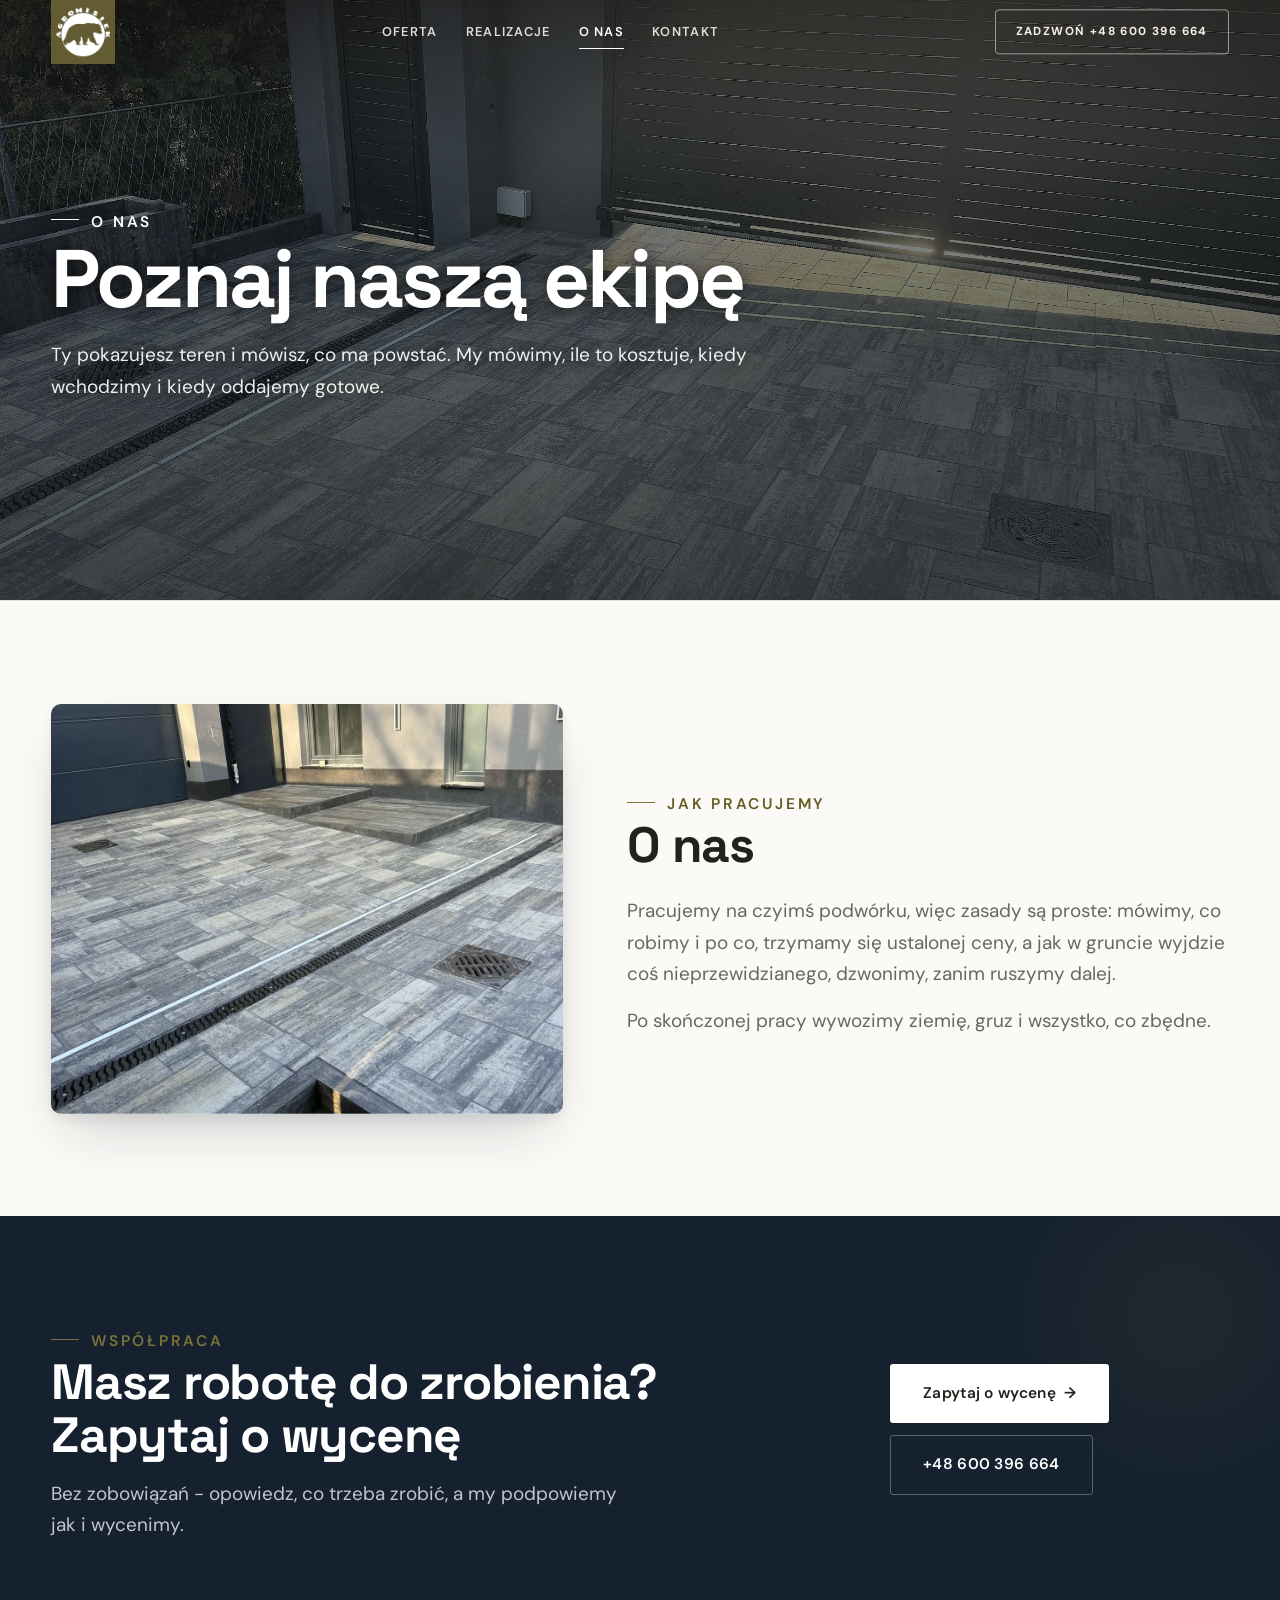
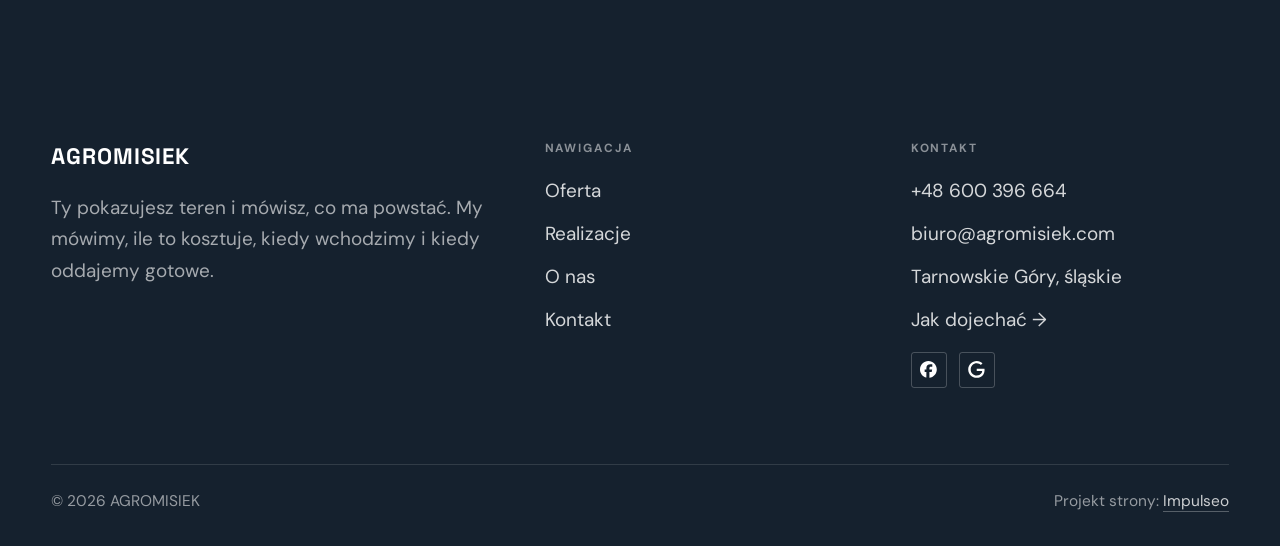
<file: o-nas.html>
<!DOCTYPE html>
<html lang="pl">
<head>
<meta charset="UTF-8">
<meta name="viewport" content="width=device-width, initial-scale=1.0">
<title>O nas - AGROMISIEK</title>
<meta name="description" content="AGROMISIEK, Tarnowskie Góry: kostka brukowa, podjazdy, tarasy, odwodnienia, wykopy pod instalacje, teren pod trawnik, koszenie i odśnieżanie. Cena z pomiaru. Zadzwoń: +48 600 396 664.">
<link rel="canonical" href="https://kris20032.github.io/agromisiek/o-nas.html">
<meta name="robots" content="noindex, nofollow">
<meta property="og:type" content="website">
<meta property="og:locale" content="pl_PL">
<meta property="og:site_name" content="AGROMISIEK">
<meta property="og:title" content="O nas - AGROMISIEK">
<meta property="og:description" content="AGROMISIEK, Tarnowskie Góry: kostka brukowa, podjazdy, tarasy, odwodnienia, wykopy pod instalacje, teren pod trawnik, koszenie i odśnieżanie. Cena z pomiaru. Zadzwoń: +48 600 396 664.">
<meta property="og:url" content="https://kris20032.github.io/agromisiek/o-nas.html">
<meta property="og:image" content="https://kris20032.github.io/agromisiek/img/og.jpg">
<meta property="og:image:width" content="1200">
<meta property="og:image:height" content="630">
<meta name="twitter:card" content="summary_large_image">
<link rel="preconnect" href="https://fonts.googleapis.com">
<link rel="preconnect" href="https://fonts.gstatic.com" crossorigin>
<link href="https://fonts.googleapis.com/css2?family=Space+Grotesk:wght@500;600;700&family=DM+Sans:opsz,wght@9..40,400;9..40,500;9..40,600&display=swap" rel="stylesheet">
<link rel="stylesheet" href="assets/styles.css?v=e841ad04">
</head>
<body>

<header class="nav">
  <div class="wrap nav-inner">
    <a class="brand brand-has-logo" href="index.html"><img class="brand-logo" src="img/logo.png" alt="AGROMISIEK" width="600" height="600" decoding="async"></a>
    <nav class="nav-links">
      <a href="oferta.html">Oferta</a>
      <a href="realizacje.html">Realizacje</a>
      <a href="o-nas.html" class="active" aria-current="page">O nas</a>
      <a href="kontakt.html">Kontakt</a>
      <a href="tel:+48600396664" class="btn btn-accent">Zadzwoń +48 600 396 664</a>
    </nav>
    <button class="nav-toggle" aria-label="Menu"><span></span><span></span><span></span></button>
  </div>
</header>

<main>
<section class="pagehead">
  <img src="img/g1.jpg" alt="AGROMISIEK - Poznaj naszą ekipę" width="2400" height="1800" decoding="async">
  <div class="wrap">
    <span class="eyebrow">O nas</span>
    <h1>Poznaj naszą ekipę</h1>
    <p>Ty pokazujesz teren i mówisz, co ma powstać. My mówimy, ile to kosztuje, kiedy wchodzimy i kiedy oddajemy gotowe.</p>
  </div>
</section>
<section>
  <div class="wrap split">
    <div class="split-art reveal"><img src="img/g2.jpg" alt="AGROMISIEK" loading="lazy" width="1200" height="1600" decoding="async"></div>
    <div class="split-copy reveal">
      <span class="eyebrow">Jak pracujemy</span>
      <h2>O nas</h2>
      <p class="muted">Pracujemy na czyimś podwórku, więc zasady są proste: mówimy, co robimy i po co, trzymamy się ustalonej ceny, a jak w gruncie wyjdzie coś nieprzewidzianego, dzwonimy, zanim ruszymy dalej.</p>
      <p class="muted">Po skończonej pracy wywozimy ziemię, gruz i wszystko, co zbędne.</p>
    </div>
  </div>
</section>


<section class="cta">
  <div class="wrap">
    <div class="reveal">
      <span class="eyebrow">Współpraca</span>
      <h2>Masz robotę do zrobienia? Zapytaj o wycenę</h2>
      <p>Bez zobowiązań - opowiedz, co trzeba zrobić, a my podpowiemy jak i wycenimy.</p>
    </div>
    <div class="cta-actions reveal">
      <a href="kontakt.html" class="btn btn-light">Zapytaj o wycenę <span class="arr">→</span></a>
      <a href="tel:+48600396664" class="btn btn-ghost btn-ghost-cta">+48 600 396 664</a>
    </div>
  </div>
</section>
</main>

<footer>
  <div class="wrap">
    <div class="foot-grid">
      <div class="foot-brand">
        <div class="name">AGROMISIEK</div>
        <p>Ty pokazujesz teren i mówisz, co ma powstać. My mówimy, ile to kosztuje, kiedy wchodzimy i kiedy oddajemy gotowe.</p>
      </div>
      <div class="foot-col">
        <h4>Nawigacja</h4>
        <a href="oferta.html">Oferta</a>
        <a href="realizacje.html">Realizacje</a>
        <a href="o-nas.html">O nas</a>
        <a href="kontakt.html">Kontakt</a>
      </div>
      <div class="foot-col">
        <h4>Kontakt</h4>
        <a href="tel:+48600396664">+48 600 396 664</a>
        <a href="mailto:biuro@agromisiek.com">biuro@agromisiek.com</a>
        <p>Tarnowskie Góry, śląskie</p>
        <a href="https://www.google.com/maps?cid=1123103229245112648" target="_blank" rel="noopener">Jak dojechać →</a>
      <div class="foot-soc">
        <a class="soc" href="https://www.facebook.com/p/Agromisiek-61564911419167/" target="_blank" rel="noopener" aria-label="Facebook - AGROMISIEK"><svg viewBox="0 0 24 24" aria-hidden="true" focusable="false"><path d="M9.101 23.691v-7.98H6.627v-3.667h2.474v-1.58c0-4.085 1.848-5.978 5.858-5.978.401 0 .955.042 1.468.103a8.68 8.68 0 0 1 1.141.195v3.325a8.623 8.623 0 0 0-.653-.036 26.805 26.805 0 0 0-.733-.009c-.707 0-1.259.096-1.675.309a1.686 1.686 0 0 0-.679.622c-.258.42-.374.995-.374 1.752v1.297h3.919l-.386 2.103-.287 1.564h-3.246v8.245C19.396 23.238 24 18.179 24 12.044c0-6.627-5.373-12-12-12s-12 5.373-12 12c0 5.628 3.874 10.35 9.101 11.647Z" fill="currentColor"/></svg></a>
        <a class="soc" href="https://www.google.com/maps?cid=1123103229245112648" target="_blank" rel="noopener" aria-label="Google - AGROMISIEK"><svg viewBox="0 0 24 24" aria-hidden="true" focusable="false"><path d="M12.48 10.92v3.28h7.84c-.24 1.84-.853 3.187-1.787 4.133-1.147 1.147-2.933 2.4-6.053 2.4-4.827 0-8.6-3.893-8.6-8.72s3.773-8.72 8.6-8.72c2.6 0 4.507 1.027 5.907 2.347l2.307-2.307C18.747 1.44 16.133 0 12.48 0 5.867 0 .307 5.387.307 12s5.56 12 12.173 12c3.573 0 6.267-1.173 8.373-3.36 2.16-2.16 2.84-5.213 2.84-7.667 0-.76-.053-1.467-.173-2.053H12.48z" fill="currentColor"/></svg></a>
      </div>
      </div>
    </div>
    <div class="foot-bot">
      <span>© 2026 AGROMISIEK</span>
      <span>Projekt strony: <a class="foot-credit" href="https://impulseo.pl" target="_blank" rel="noopener">Impulseo</a></span>
    </div>
  </div>
</footer>
<div class="sticky-call"><a class="sc-call" href="tel:+48600396664"><svg class="ico-tel" width="16" height="16" viewBox="0 0 24 24" fill="none" aria-hidden="true"><path d="M6.6 10.8a15.5 15.5 0 0 0 6.6 6.6l2.2-2.2a1 1 0 0 1 1-.24 11.4 11.4 0 0 0 3.6.58 1 1 0 0 1 1 1V20a1 1 0 0 1-1 1A17 17 0 0 1 3 4a1 1 0 0 1 1-1h3.5a1 1 0 0 1 1 1c0 1.25.2 2.46.58 3.6a1 1 0 0 1-.25 1l-2.23 2.2Z" fill="currentColor"/></svg> Zadzwoń</a><a class="sc-quote" href="kontakt.html">Wyślij zdjęcia terenu</a></div>
<div class="demo-wazne" data-do="2026-10-15" data-cykl="3" hidden><svg class="dw-ico" width="13" height="13" viewBox="0 0 24 24" fill="none" aria-hidden="true"><circle cx="12" cy="12" r="8.6" stroke="currentColor" stroke-width="1.8"/><path d="M12 7.2V12l3.3 2" stroke="currentColor" stroke-width="1.8" stroke-linecap="round"/></svg><span class="dw-txt"></span></div>

<script src="assets/main.js"></script>
</body>
</html>
</file>
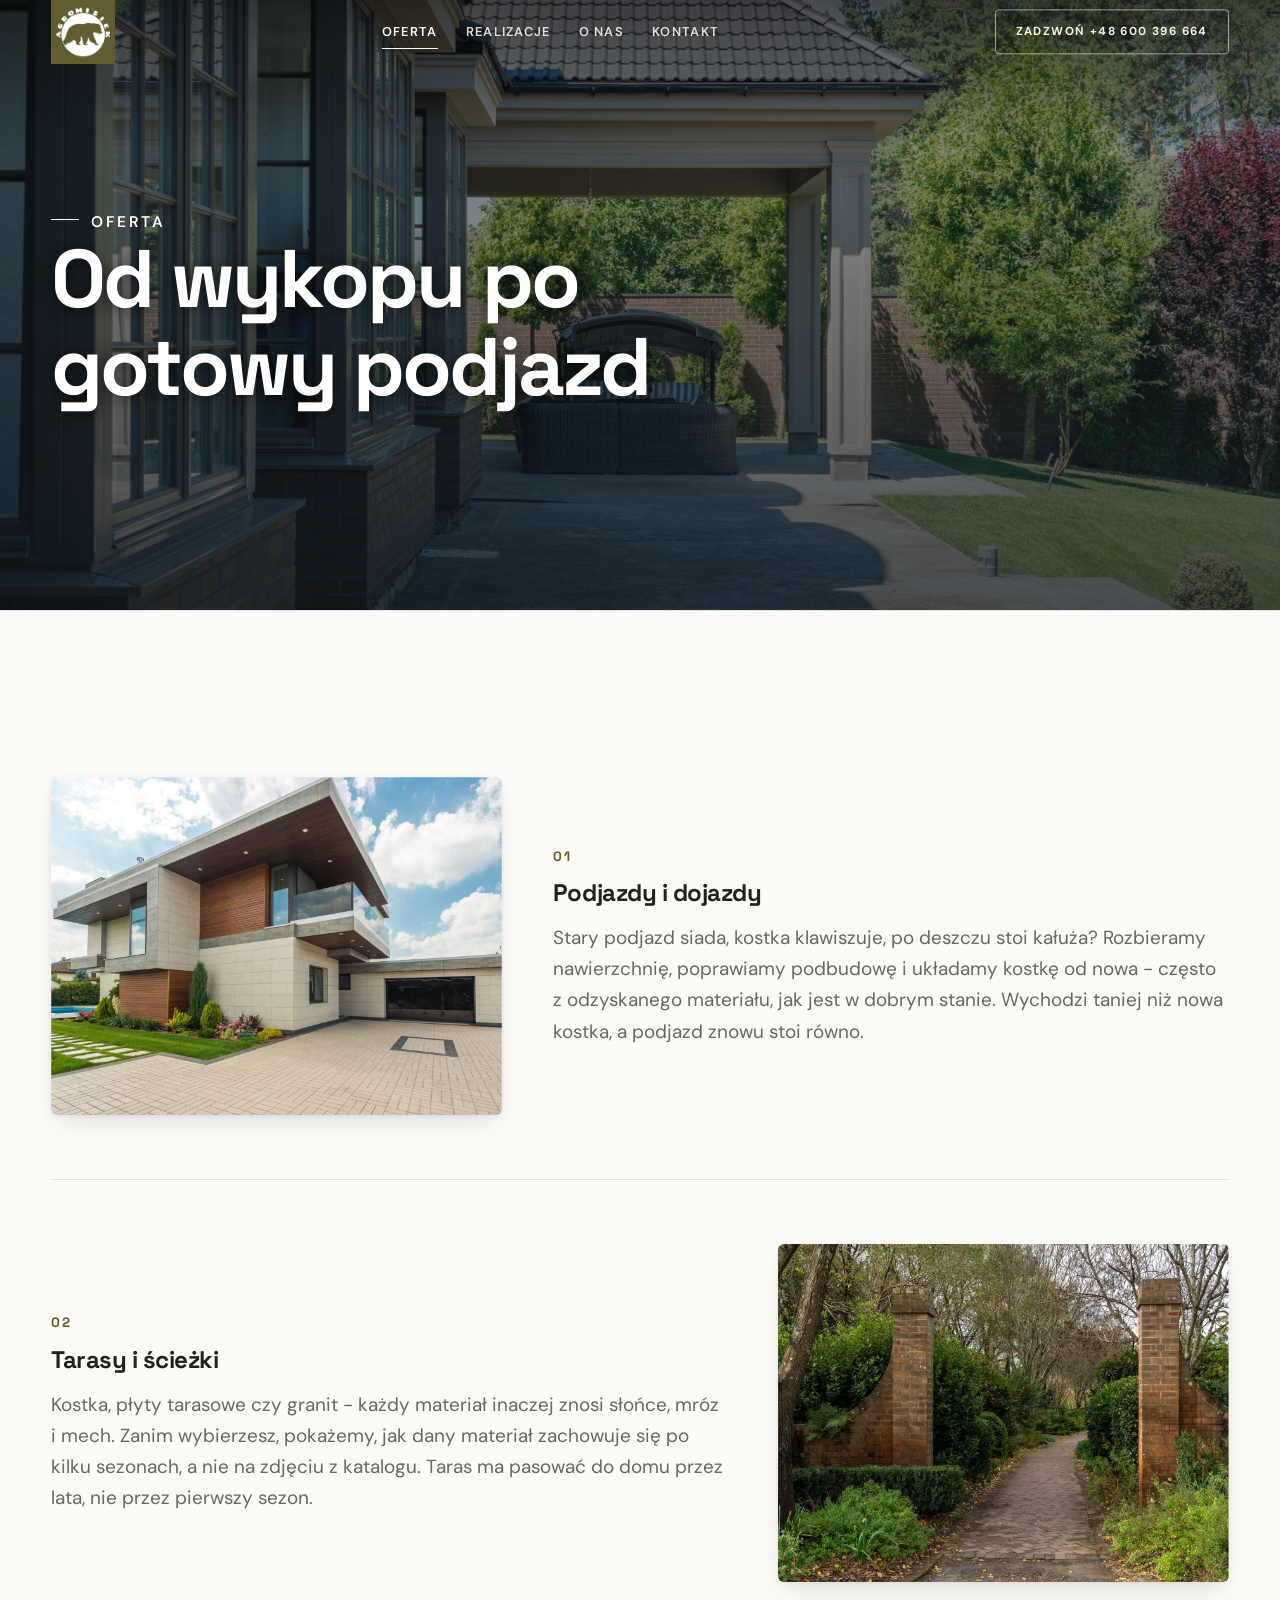
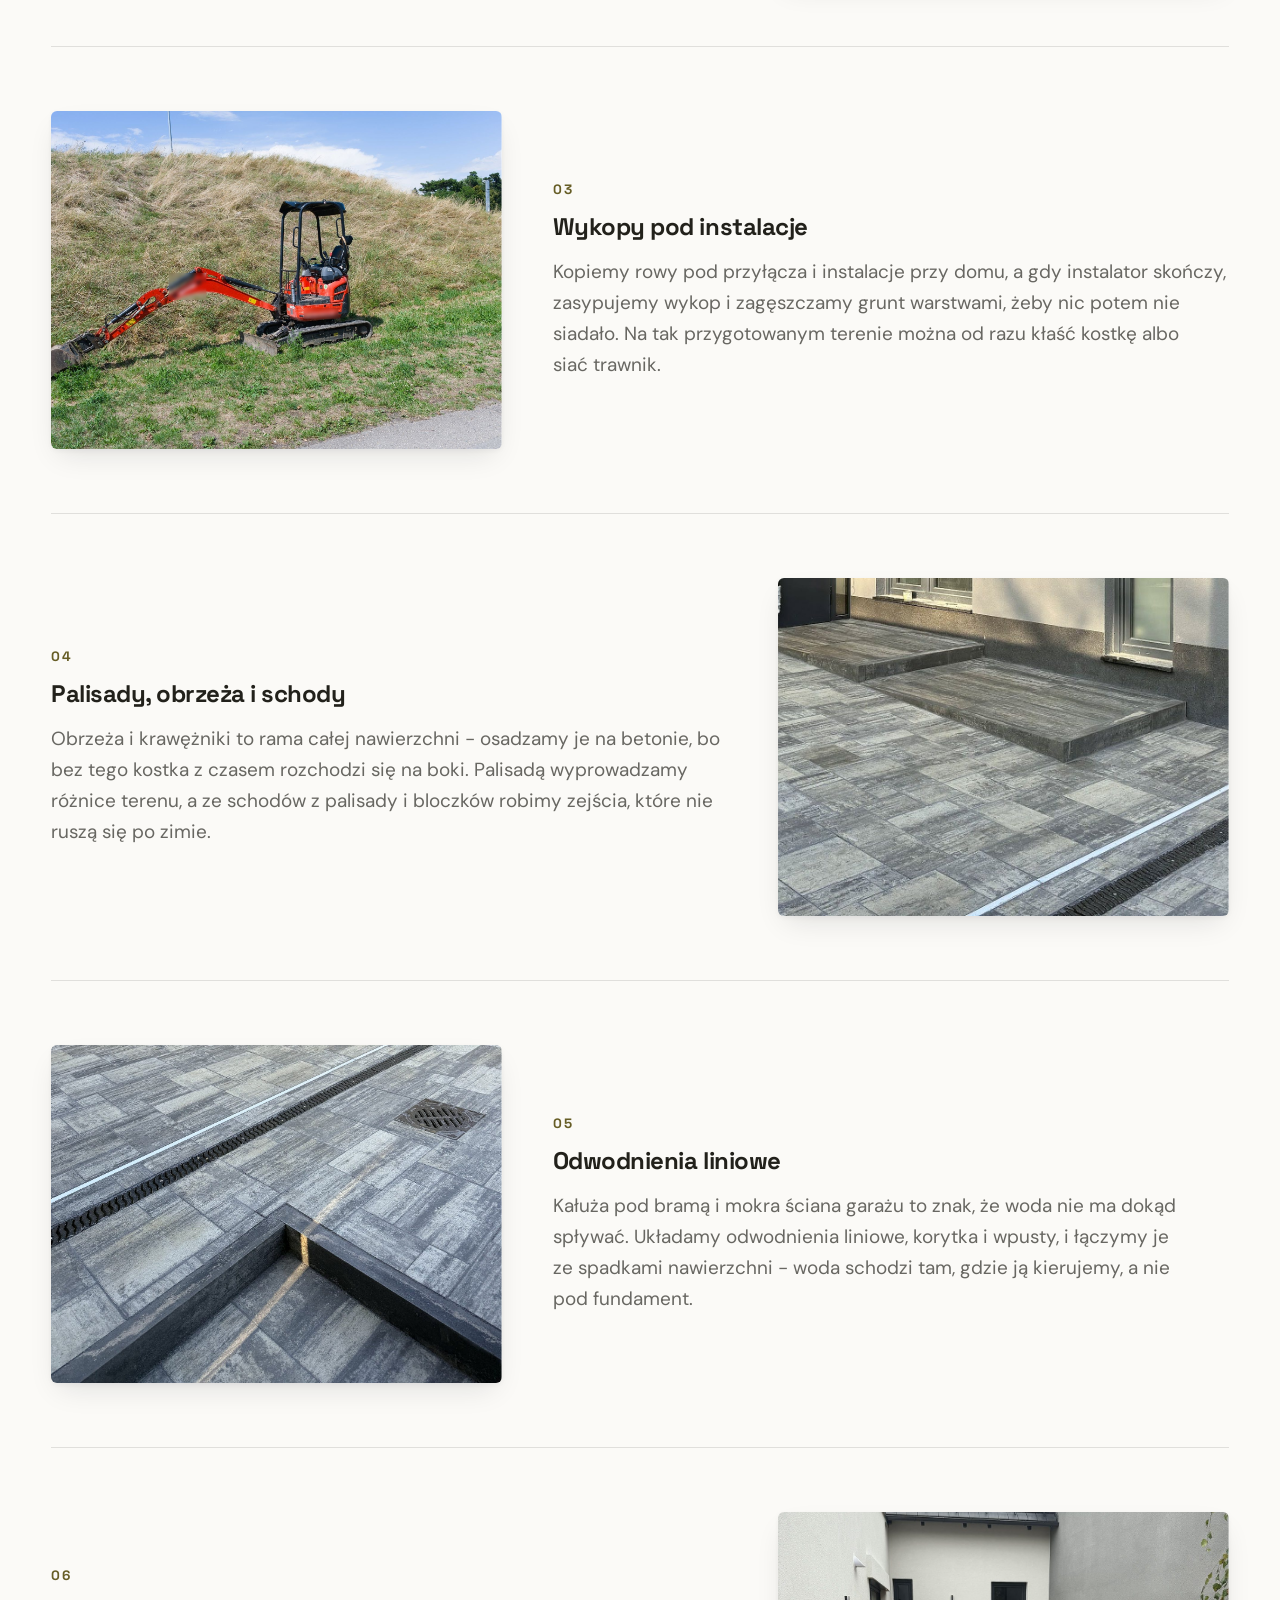
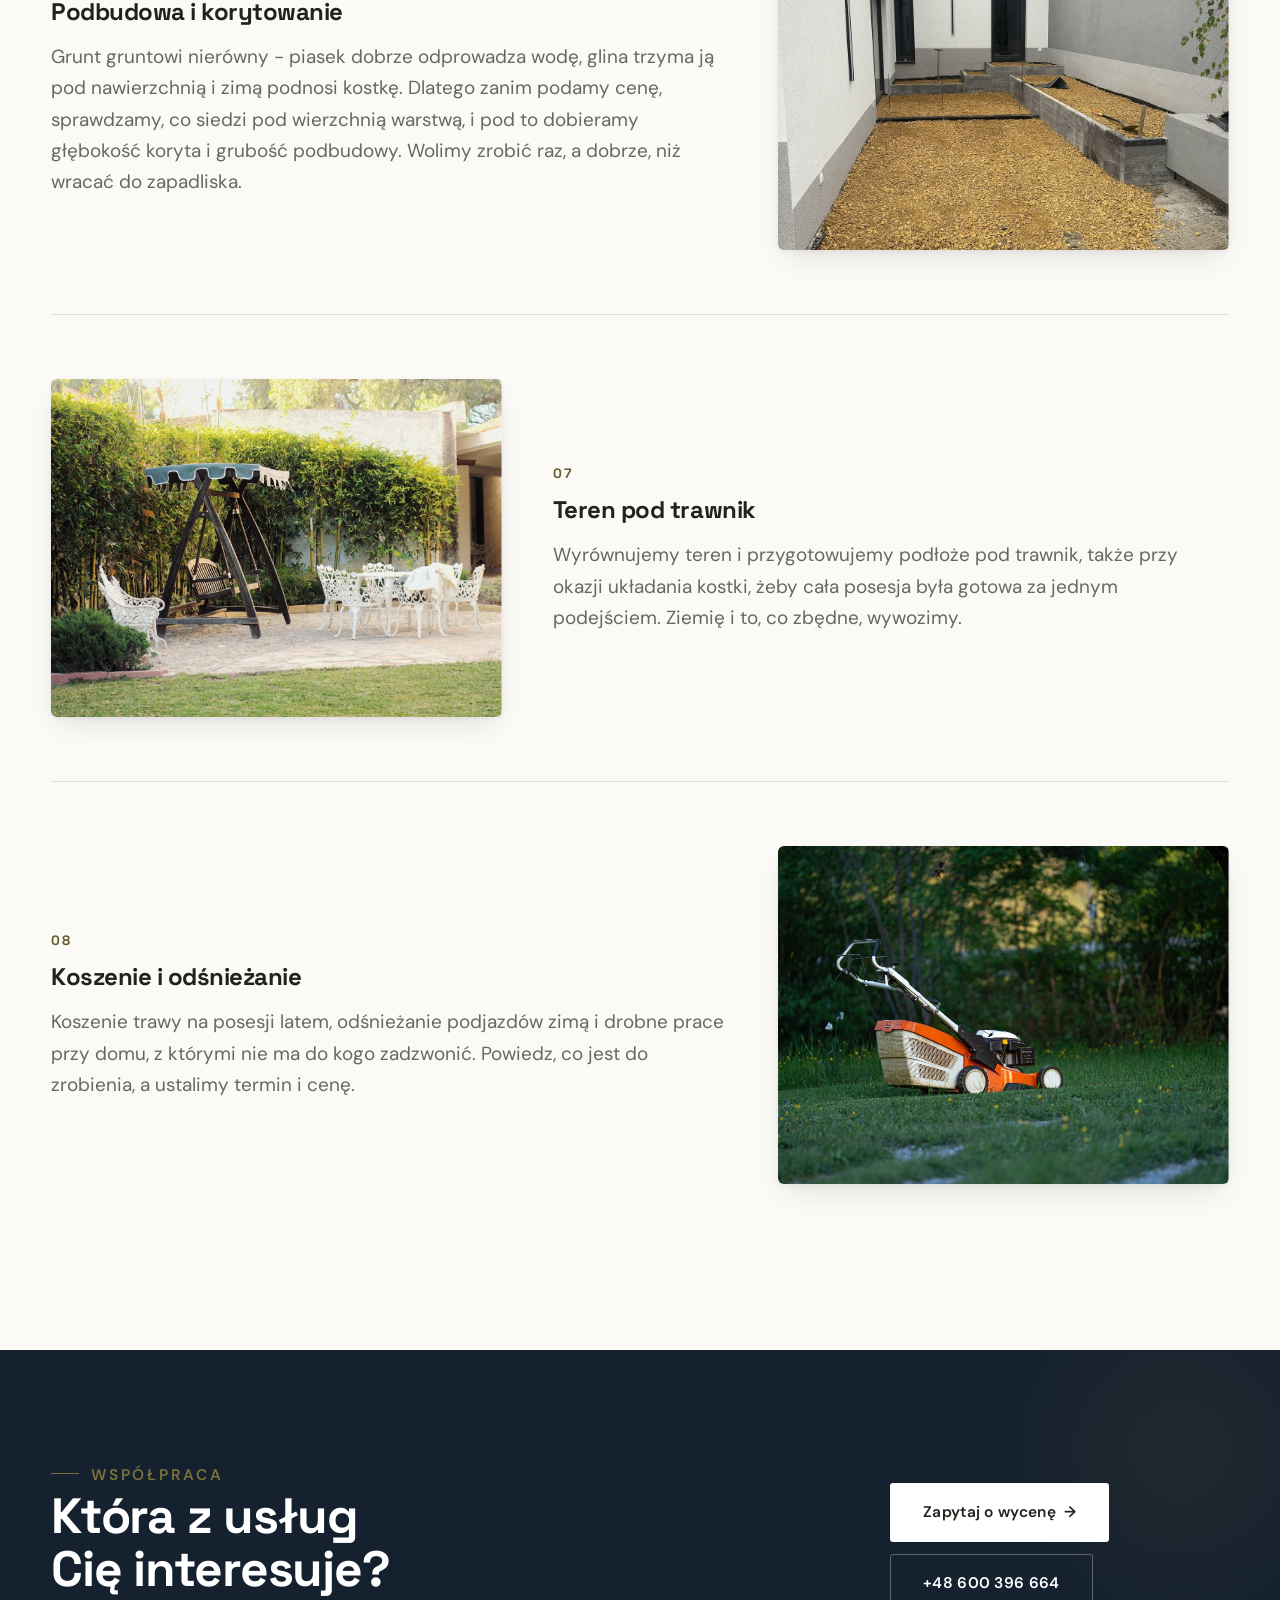
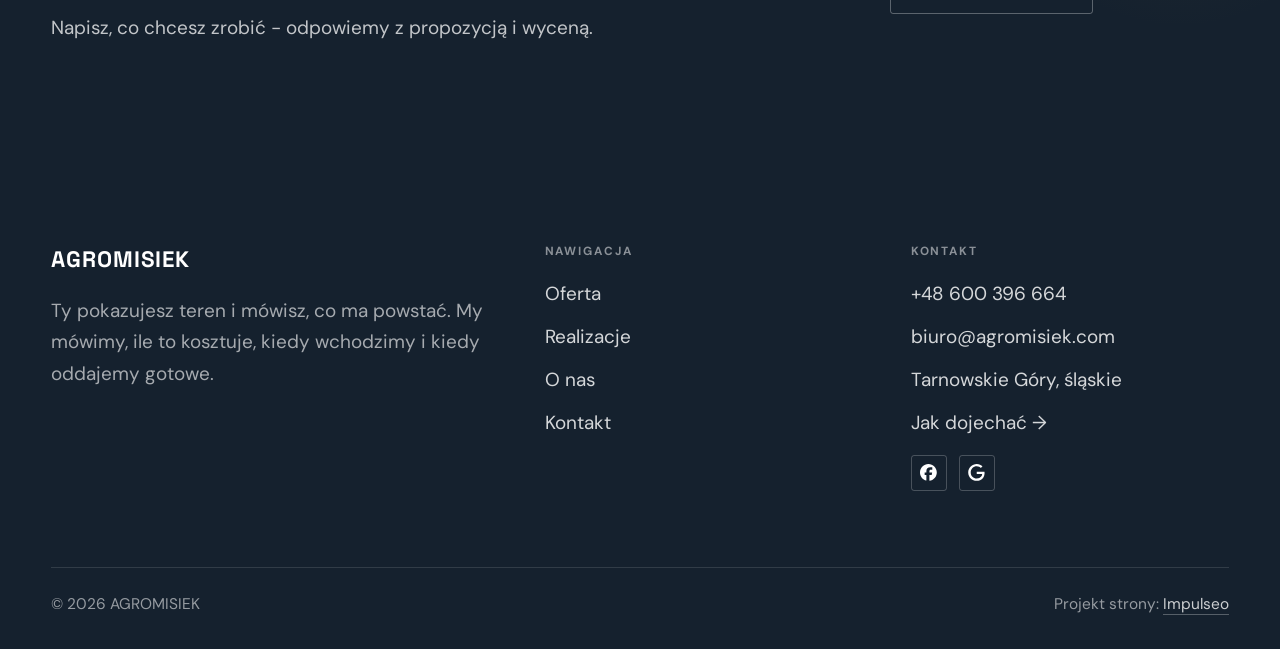
<file: oferta.html>
<!DOCTYPE html>
<html lang="pl">
<head>
<meta charset="UTF-8">
<meta name="viewport" content="width=device-width, initial-scale=1.0">
<title>Oferta - AGROMISIEK</title>
<meta name="description" content="AGROMISIEK, Tarnowskie Góry: kostka brukowa, podjazdy, tarasy, odwodnienia, wykopy pod instalacje, teren pod trawnik, koszenie i odśnieżanie. Cena z pomiaru. Zadzwoń: +48 600 396 664.">
<link rel="canonical" href="https://kris20032.github.io/agromisiek/oferta.html">
<meta name="robots" content="noindex, nofollow">
<meta property="og:type" content="website">
<meta property="og:locale" content="pl_PL">
<meta property="og:site_name" content="AGROMISIEK">
<meta property="og:title" content="Oferta - AGROMISIEK">
<meta property="og:description" content="AGROMISIEK, Tarnowskie Góry: kostka brukowa, podjazdy, tarasy, odwodnienia, wykopy pod instalacje, teren pod trawnik, koszenie i odśnieżanie. Cena z pomiaru. Zadzwoń: +48 600 396 664.">
<meta property="og:url" content="https://kris20032.github.io/agromisiek/oferta.html">
<meta property="og:image" content="https://kris20032.github.io/agromisiek/img/og.jpg">
<meta property="og:image:width" content="1200">
<meta property="og:image:height" content="630">
<meta name="twitter:card" content="summary_large_image">
<link rel="preconnect" href="https://fonts.googleapis.com">
<link rel="preconnect" href="https://fonts.gstatic.com" crossorigin>
<link href="https://fonts.googleapis.com/css2?family=Space+Grotesk:wght@500;600;700&family=DM+Sans:opsz,wght@9..40,400;9..40,500;9..40,600&display=swap" rel="stylesheet">
<link rel="stylesheet" href="assets/styles.css?v=e841ad04">
</head>
<body>

<header class="nav">
  <div class="wrap nav-inner">
    <a class="brand brand-has-logo" href="index.html"><img class="brand-logo" src="img/logo.png" alt="AGROMISIEK" width="600" height="600" decoding="async"></a>
    <nav class="nav-links">
      <a href="oferta.html" class="active" aria-current="page">Oferta</a>
      <a href="realizacje.html">Realizacje</a>
      <a href="o-nas.html">O nas</a>
      <a href="kontakt.html">Kontakt</a>
      <a href="tel:+48600396664" class="btn btn-accent">Zadzwoń +48 600 396 664</a>
    </nav>
    <button class="nav-toggle" aria-label="Menu"><span></span><span></span><span></span></button>
  </div>
</header>

<main>
<section class="pagehead">
  <img src="img/g14.jpg" alt="AGROMISIEK - Od wykopu po gotowy podjazd" width="1600" height="1068" decoding="async">
  <div class="wrap">
    <span class="eyebrow">Oferta</span>
    <h1>Od wykopu po gotowy podjazd</h1>
  </div>
</section>
<section>
  <div class="wrap">
    <div class="svc-row reveal">
      <div class="svc-row-art"><img src="img/g11.jpg" alt="Podjazdy i dojazdy" loading="lazy" width="1600" height="1068" decoding="async"></div>
      <div>
        <span class="num">01</span>
        <h3>Podjazdy i dojazdy</h3>
        <p class="muted">Stary podjazd siada, kostka klawiszuje, po deszczu stoi kałuża? Rozbieramy nawierzchnię, poprawiamy podbudowę i układamy kostkę od nowa - często z odzyskanego materiału, jak jest w dobrym stanie. Wychodzi taniej niż nowa kostka, a podjazd znowu stoi równo.</p>
      </div>
    </div>
    <div class="svc-row rev reveal">
      <div class="svc-row-art"><img src="img/g7.jpg" alt="Tarasy i ścieżki" loading="lazy" width="1600" height="1066" decoding="async"></div>
      <div>
        <span class="num">02</span>
        <h3>Tarasy i ścieżki</h3>
        <p class="muted">Kostka, płyty tarasowe czy granit - każdy materiał inaczej znosi słońce, mróz i mech. Zanim wybierzesz, pokażemy, jak dany materiał zachowuje się po kilku sezonach, a nie na zdjęciu z katalogu. Taras ma pasować do domu przez lata, nie przez pierwszy sezon.</p>
      </div>
    </div>
    <div class="svc-row reveal">
      <div class="svc-row-art"><img src="img/s-wykop.jpg" alt="Wykopy pod instalacje" loading="lazy" width="1880" height="1253" decoding="async"></div>
      <div>
        <span class="num">03</span>
        <h3>Wykopy pod instalacje</h3>
        <p class="muted">Kopiemy rowy pod przyłącza i instalacje przy domu, a gdy instalator skończy, zasypujemy wykop i zagęszczamy grunt warstwami, żeby nic potem nie siadało. Na tak przygotowanym terenie można od razu kłaść kostkę albo siać trawnik.</p>
      </div>
    </div>
    <div class="svc-row rev reveal">
      <div class="svc-row-art"><img src="img/g5.jpg" alt="Palisady, obrzeża i schody" loading="lazy" width="1500" height="750" decoding="async"></div>
      <div>
        <span class="num">04</span>
        <h3>Palisady, obrzeża i schody</h3>
        <p class="muted">Obrzeża i krawężniki to rama całej nawierzchni - osadzamy je na betonie, bo bez tego kostka z czasem rozchodzi się na boki. Palisadą wyprowadzamy różnice terenu, a ze schodów z palisady i bloczków robimy zejścia, które nie ruszą się po zimie.</p>
      </div>
    </div>
    <div class="svc-row reveal">
      <div class="svc-row-art"><img src="img/g6.jpg" alt="Odwodnienia liniowe" loading="lazy" width="1600" height="1133" decoding="async"></div>
      <div>
        <span class="num">05</span>
        <h3>Odwodnienia liniowe</h3>
        <p class="muted">Kałuża pod bramą i mokra ściana garażu to znak, że woda nie ma dokąd spływać. Układamy odwodnienia liniowe, korytka i wpusty, i łączymy je ze spadkami nawierzchni - woda schodzi tam, gdzie ją kierujemy, a nie pod fundament.</p>
      </div>
    </div>
    <div class="svc-row rev reveal">
      <div class="svc-row-art"><img src="img/g4.jpg" alt="Podbudowa i korytowanie" loading="lazy" width="1200" height="1600" decoding="async"></div>
      <div>
        <span class="num">06</span>
        <h3>Podbudowa i korytowanie</h3>
        <p class="muted">Grunt gruntowi nierówny - piasek dobrze odprowadza wodę, glina trzyma ją pod nawierzchnią i zimą podnosi kostkę. Dlatego zanim podamy cenę, sprawdzamy, co siedzi pod wierzchnią warstwą, i pod to dobieramy głębokość koryta i grubość podbudowy. Wolimy zrobić raz, a dobrze, niż wracać do zapadliska.</p>
      </div>
    </div>
    <div class="svc-row reveal">
      <div class="svc-row-art"><img src="img/g12.jpg" alt="Teren pod trawnik" loading="lazy" width="1600" height="1064" decoding="async"></div>
      <div>
        <span class="num">07</span>
        <h3>Teren pod trawnik</h3>
        <p class="muted">Wyrównujemy teren i przygotowujemy podłoże pod trawnik, także przy okazji układania kostki, żeby cała posesja była gotowa za jednym podejściem. Ziemię i to, co zbędne, wywozimy.</p>
      </div>
    </div>
    <div class="svc-row rev reveal">
      <div class="svc-row-art"><img src="img/s-koszenie.jpg" alt="Koszenie i odśnieżanie" loading="lazy" width="1880" height="1253" decoding="async"></div>
      <div>
        <span class="num">08</span>
        <h3>Koszenie i odśnieżanie</h3>
        <p class="muted">Koszenie trawy na posesji latem, odśnieżanie podjazdów zimą i drobne prace przy domu, z którymi nie ma do kogo zadzwonić. Powiedz, co jest do zrobienia, a ustalimy termin i cenę.</p>
      </div>
    </div>
  </div>
</section>

<section class="cta">
  <div class="wrap">
    <div class="reveal">
      <span class="eyebrow">Współpraca</span>
      <h2>Która z usług Cię interesuje?</h2>
      <p>Napisz, co chcesz zrobić - odpowiemy z propozycją i wyceną.</p>
    </div>
    <div class="cta-actions reveal">
      <a href="kontakt.html" class="btn btn-light">Zapytaj o wycenę <span class="arr">→</span></a>
      <a href="tel:+48600396664" class="btn btn-ghost btn-ghost-cta">+48 600 396 664</a>
    </div>
  </div>
</section>
</main>

<footer>
  <div class="wrap">
    <div class="foot-grid">
      <div class="foot-brand">
        <div class="name">AGROMISIEK</div>
        <p>Ty pokazujesz teren i mówisz, co ma powstać. My mówimy, ile to kosztuje, kiedy wchodzimy i kiedy oddajemy gotowe.</p>
      </div>
      <div class="foot-col">
        <h4>Nawigacja</h4>
        <a href="oferta.html">Oferta</a>
        <a href="realizacje.html">Realizacje</a>
        <a href="o-nas.html">O nas</a>
        <a href="kontakt.html">Kontakt</a>
      </div>
      <div class="foot-col">
        <h4>Kontakt</h4>
        <a href="tel:+48600396664">+48 600 396 664</a>
        <a href="mailto:biuro@agromisiek.com">biuro@agromisiek.com</a>
        <p>Tarnowskie Góry, śląskie</p>
        <a href="https://www.google.com/maps?cid=1123103229245112648" target="_blank" rel="noopener">Jak dojechać →</a>
      <div class="foot-soc">
        <a class="soc" href="https://www.facebook.com/p/Agromisiek-61564911419167/" target="_blank" rel="noopener" aria-label="Facebook - AGROMISIEK"><svg viewBox="0 0 24 24" aria-hidden="true" focusable="false"><path d="M9.101 23.691v-7.98H6.627v-3.667h2.474v-1.58c0-4.085 1.848-5.978 5.858-5.978.401 0 .955.042 1.468.103a8.68 8.68 0 0 1 1.141.195v3.325a8.623 8.623 0 0 0-.653-.036 26.805 26.805 0 0 0-.733-.009c-.707 0-1.259.096-1.675.309a1.686 1.686 0 0 0-.679.622c-.258.42-.374.995-.374 1.752v1.297h3.919l-.386 2.103-.287 1.564h-3.246v8.245C19.396 23.238 24 18.179 24 12.044c0-6.627-5.373-12-12-12s-12 5.373-12 12c0 5.628 3.874 10.35 9.101 11.647Z" fill="currentColor"/></svg></a>
        <a class="soc" href="https://www.google.com/maps?cid=1123103229245112648" target="_blank" rel="noopener" aria-label="Google - AGROMISIEK"><svg viewBox="0 0 24 24" aria-hidden="true" focusable="false"><path d="M12.48 10.92v3.28h7.84c-.24 1.84-.853 3.187-1.787 4.133-1.147 1.147-2.933 2.4-6.053 2.4-4.827 0-8.6-3.893-8.6-8.72s3.773-8.72 8.6-8.72c2.6 0 4.507 1.027 5.907 2.347l2.307-2.307C18.747 1.44 16.133 0 12.48 0 5.867 0 .307 5.387.307 12s5.56 12 12.173 12c3.573 0 6.267-1.173 8.373-3.36 2.16-2.16 2.84-5.213 2.84-7.667 0-.76-.053-1.467-.173-2.053H12.48z" fill="currentColor"/></svg></a>
      </div>
      </div>
    </div>
    <div class="foot-bot">
      <span>© 2026 AGROMISIEK</span>
      <span>Projekt strony: <a class="foot-credit" href="https://impulseo.pl" target="_blank" rel="noopener">Impulseo</a></span>
    </div>
  </div>
</footer>
<div class="sticky-call"><a class="sc-call" href="tel:+48600396664"><svg class="ico-tel" width="16" height="16" viewBox="0 0 24 24" fill="none" aria-hidden="true"><path d="M6.6 10.8a15.5 15.5 0 0 0 6.6 6.6l2.2-2.2a1 1 0 0 1 1-.24 11.4 11.4 0 0 0 3.6.58 1 1 0 0 1 1 1V20a1 1 0 0 1-1 1A17 17 0 0 1 3 4a1 1 0 0 1 1-1h3.5a1 1 0 0 1 1 1c0 1.25.2 2.46.58 3.6a1 1 0 0 1-.25 1l-2.23 2.2Z" fill="currentColor"/></svg> Zadzwoń</a><a class="sc-quote" href="kontakt.html">Wyślij zdjęcia terenu</a></div>
<div class="demo-wazne" data-do="2026-10-15" data-cykl="3" hidden><svg class="dw-ico" width="13" height="13" viewBox="0 0 24 24" fill="none" aria-hidden="true"><circle cx="12" cy="12" r="8.6" stroke="currentColor" stroke-width="1.8"/><path d="M12 7.2V12l3.3 2" stroke="currentColor" stroke-width="1.8" stroke-linecap="round"/></svg><span class="dw-txt"></span></div>

<script src="assets/main.js"></script>
</body>
</html>
</file>
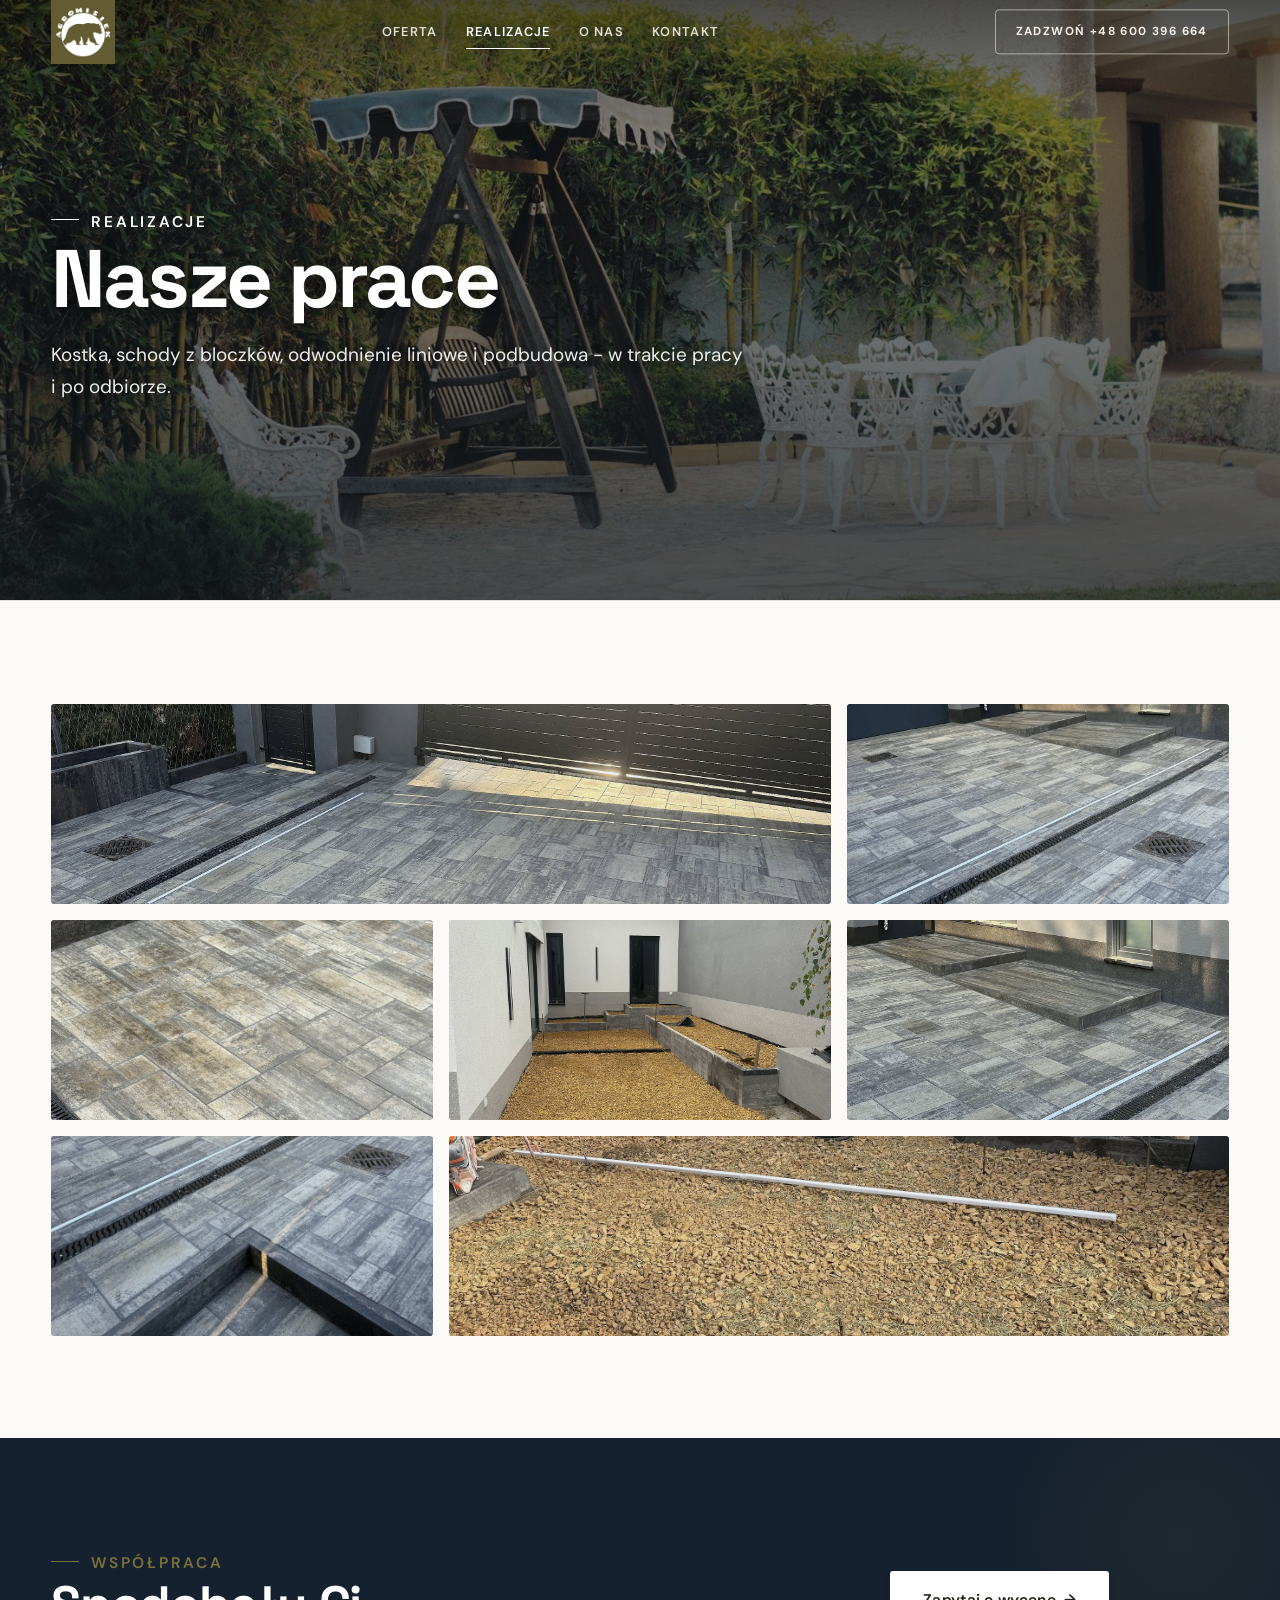
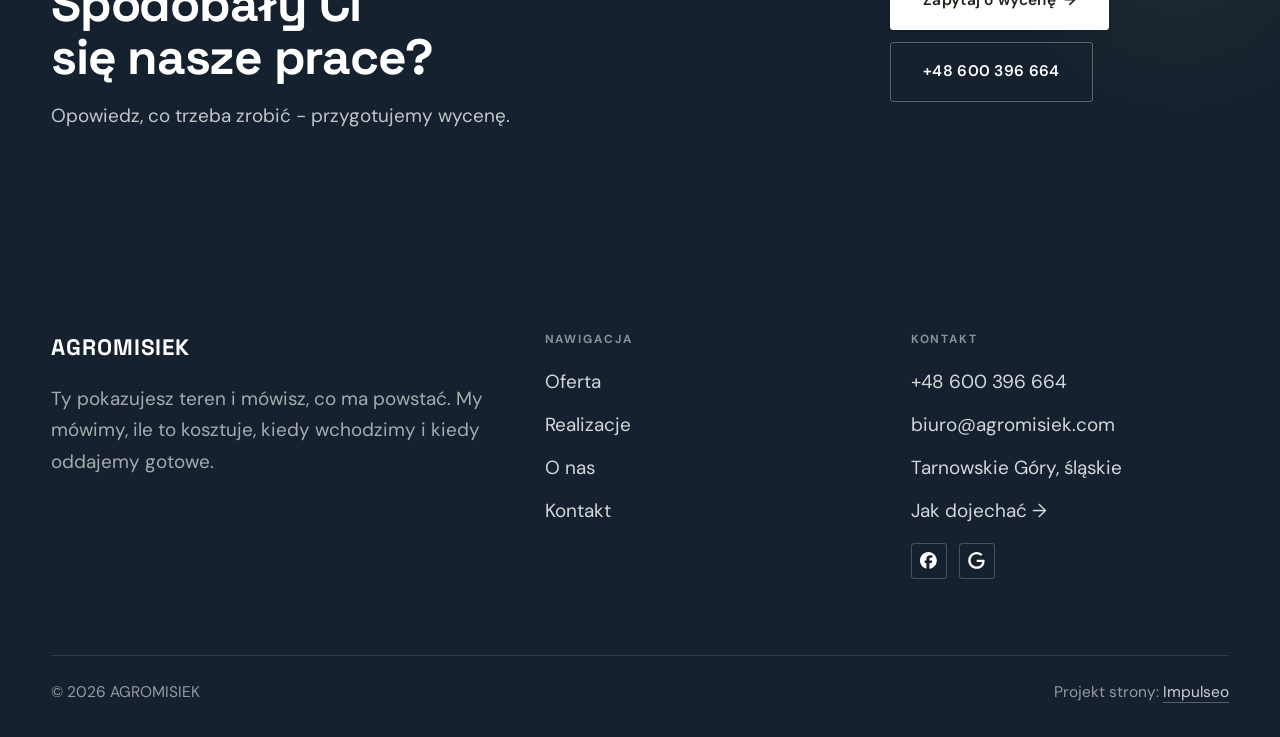
<file: realizacje.html>
<!DOCTYPE html>
<html lang="pl">
<head>
<meta charset="UTF-8">
<meta name="viewport" content="width=device-width, initial-scale=1.0">
<title>Realizacje - AGROMISIEK</title>
<meta name="description" content="Realizacje AGROMISIEK: Podjazd z kostki, Taras przy domu, Ścieżka w ogrodzie, Schody z palisadą, Obrzeża i krawężniki">
<link rel="canonical" href="https://kris20032.github.io/agromisiek/realizacje.html">
<meta name="robots" content="noindex, nofollow">
<meta property="og:type" content="website">
<meta property="og:locale" content="pl_PL">
<meta property="og:site_name" content="AGROMISIEK">
<meta property="og:title" content="Realizacje - AGROMISIEK">
<meta property="og:description" content="Realizacje AGROMISIEK: Podjazd z kostki, Taras przy domu, Ścieżka w ogrodzie, Schody z palisadą, Obrzeża i krawężniki">
<meta property="og:url" content="https://kris20032.github.io/agromisiek/realizacje.html">
<meta property="og:image" content="https://kris20032.github.io/agromisiek/img/og.jpg">
<meta property="og:image:width" content="1200">
<meta property="og:image:height" content="630">
<meta name="twitter:card" content="summary_large_image">
<link rel="preconnect" href="https://fonts.googleapis.com">
<link rel="preconnect" href="https://fonts.gstatic.com" crossorigin>
<link href="https://fonts.googleapis.com/css2?family=Space+Grotesk:wght@500;600;700&family=DM+Sans:opsz,wght@9..40,400;9..40,500;9..40,600&display=swap" rel="stylesheet">
<link rel="stylesheet" href="assets/styles.css?v=e841ad04">
</head>
<body>

<header class="nav">
  <div class="wrap nav-inner">
    <a class="brand brand-has-logo" href="index.html"><img class="brand-logo" src="img/logo.png" alt="AGROMISIEK" width="600" height="600" decoding="async"></a>
    <nav class="nav-links">
      <a href="oferta.html">Oferta</a>
      <a href="realizacje.html" class="active" aria-current="page">Realizacje</a>
      <a href="o-nas.html">O nas</a>
      <a href="kontakt.html">Kontakt</a>
      <a href="tel:+48600396664" class="btn btn-accent">Zadzwoń +48 600 396 664</a>
    </nav>
    <button class="nav-toggle" aria-label="Menu"><span></span><span></span><span></span></button>
  </div>
</header>

<main>
<section class="pagehead">
  <img src="img/g12.jpg" alt="AGROMISIEK - Nasze prace" width="1600" height="1064" decoding="async">
  <div class="wrap">
    <span class="eyebrow">Realizacje</span>
    <h1>Nasze prace</h1>
    <p>Kostka, schody z bloczków, odwodnienie liniowe i podbudowa - w trakcie pracy i po odbiorze.</p>
  </div>
</section>
<section>
  <div class="wrap">
    <div class="gallery">
      <div class="tile t-two3 reveal"><img src="img/g1.jpg" alt="AGROMISIEK" loading="lazy" width="2400" height="1800" decoding="async"></div>
      <div class="tile t-third reveal"><img src="img/g2.jpg" alt="AGROMISIEK" loading="lazy" width="1200" height="1600" decoding="async"></div>
      <div class="tile t-third reveal"><img src="img/g3.jpg" alt="AGROMISIEK" loading="lazy" width="1200" height="1602" decoding="async"></div>
      <div class="tile t-third reveal"><img src="img/g4.jpg" alt="AGROMISIEK" loading="lazy" width="1200" height="1600" decoding="async"></div>
      <div class="tile t-third reveal"><img src="img/g5.jpg" alt="AGROMISIEK" loading="lazy" width="1500" height="750" decoding="async"></div>
      <div class="tile t-third reveal"><img src="img/g6.jpg" alt="AGROMISIEK" loading="lazy" width="1600" height="1133" decoding="async"></div>
      <div class="tile t-two3 reveal"><img src="img/about.jpg" alt="AGROMISIEK" loading="lazy" width="1800" height="1350" decoding="async"></div>
    </div>
  </div>
</section>
<section class="cta">
  <div class="wrap">
    <div class="reveal">
      <span class="eyebrow">Współpraca</span>
      <h2>Spodobały Ci się nasze prace?</h2>
      <p>Opowiedz, co trzeba zrobić - przygotujemy wycenę.</p>
    </div>
    <div class="cta-actions reveal">
      <a href="kontakt.html" class="btn btn-light">Zapytaj o wycenę <span class="arr">→</span></a>
      <a href="tel:+48600396664" class="btn btn-ghost btn-ghost-cta">+48 600 396 664</a>
    </div>
  </div>
</section>
</main>

<footer>
  <div class="wrap">
    <div class="foot-grid">
      <div class="foot-brand">
        <div class="name">AGROMISIEK</div>
        <p>Ty pokazujesz teren i mówisz, co ma powstać. My mówimy, ile to kosztuje, kiedy wchodzimy i kiedy oddajemy gotowe.</p>
      </div>
      <div class="foot-col">
        <h4>Nawigacja</h4>
        <a href="oferta.html">Oferta</a>
        <a href="realizacje.html">Realizacje</a>
        <a href="o-nas.html">O nas</a>
        <a href="kontakt.html">Kontakt</a>
      </div>
      <div class="foot-col">
        <h4>Kontakt</h4>
        <a href="tel:+48600396664">+48 600 396 664</a>
        <a href="mailto:biuro@agromisiek.com">biuro@agromisiek.com</a>
        <p>Tarnowskie Góry, śląskie</p>
        <a href="https://www.google.com/maps?cid=1123103229245112648" target="_blank" rel="noopener">Jak dojechać →</a>
      <div class="foot-soc">
        <a class="soc" href="https://www.facebook.com/p/Agromisiek-61564911419167/" target="_blank" rel="noopener" aria-label="Facebook - AGROMISIEK"><svg viewBox="0 0 24 24" aria-hidden="true" focusable="false"><path d="M9.101 23.691v-7.98H6.627v-3.667h2.474v-1.58c0-4.085 1.848-5.978 5.858-5.978.401 0 .955.042 1.468.103a8.68 8.68 0 0 1 1.141.195v3.325a8.623 8.623 0 0 0-.653-.036 26.805 26.805 0 0 0-.733-.009c-.707 0-1.259.096-1.675.309a1.686 1.686 0 0 0-.679.622c-.258.42-.374.995-.374 1.752v1.297h3.919l-.386 2.103-.287 1.564h-3.246v8.245C19.396 23.238 24 18.179 24 12.044c0-6.627-5.373-12-12-12s-12 5.373-12 12c0 5.628 3.874 10.35 9.101 11.647Z" fill="currentColor"/></svg></a>
        <a class="soc" href="https://www.google.com/maps?cid=1123103229245112648" target="_blank" rel="noopener" aria-label="Google - AGROMISIEK"><svg viewBox="0 0 24 24" aria-hidden="true" focusable="false"><path d="M12.48 10.92v3.28h7.84c-.24 1.84-.853 3.187-1.787 4.133-1.147 1.147-2.933 2.4-6.053 2.4-4.827 0-8.6-3.893-8.6-8.72s3.773-8.72 8.6-8.72c2.6 0 4.507 1.027 5.907 2.347l2.307-2.307C18.747 1.44 16.133 0 12.48 0 5.867 0 .307 5.387.307 12s5.56 12 12.173 12c3.573 0 6.267-1.173 8.373-3.36 2.16-2.16 2.84-5.213 2.84-7.667 0-.76-.053-1.467-.173-2.053H12.48z" fill="currentColor"/></svg></a>
      </div>
      </div>
    </div>
    <div class="foot-bot">
      <span>© 2026 AGROMISIEK</span>
      <span>Projekt strony: <a class="foot-credit" href="https://impulseo.pl" target="_blank" rel="noopener">Impulseo</a></span>
    </div>
  </div>
</footer>
<div class="sticky-call"><a class="sc-call" href="tel:+48600396664"><svg class="ico-tel" width="16" height="16" viewBox="0 0 24 24" fill="none" aria-hidden="true"><path d="M6.6 10.8a15.5 15.5 0 0 0 6.6 6.6l2.2-2.2a1 1 0 0 1 1-.24 11.4 11.4 0 0 0 3.6.58 1 1 0 0 1 1 1V20a1 1 0 0 1-1 1A17 17 0 0 1 3 4a1 1 0 0 1 1-1h3.5a1 1 0 0 1 1 1c0 1.25.2 2.46.58 3.6a1 1 0 0 1-.25 1l-2.23 2.2Z" fill="currentColor"/></svg> Zadzwoń</a><a class="sc-quote" href="kontakt.html">Wyślij zdjęcia terenu</a></div>
<div class="demo-wazne" data-do="2026-10-15" data-cykl="3" hidden><svg class="dw-ico" width="13" height="13" viewBox="0 0 24 24" fill="none" aria-hidden="true"><circle cx="12" cy="12" r="8.6" stroke="currentColor" stroke-width="1.8"/><path d="M12 7.2V12l3.3 2" stroke="currentColor" stroke-width="1.8" stroke-linecap="round"/></svg><span class="dw-txt"></span></div>

<script src="assets/main.js"></script>
</body>
</html>
</file>
<file: assets/styles.css>
/* ============================================================
   STOLBASZ — premium, architektoniczny B2B fit-out
   Jasna paleta, zero brązu. System wg premium-web-craft.
   Projekt strony: Impulseo (impulseo.pl)
   ============================================================ */

:root{
  /* PALETA — jasna, architektoniczna, chłodna */
  --paper:#F4F6F8;          /* główne tło */
  --paper-2:#E7EBEF;        /* sekcje alternatywne (chłodny jasny szary) */
  --paper-3:#E7EBEF;        /* delikatne wypełnienia */
  --ink:#15212E;            /* tekst główny — chłodny grafit */
  --ink-soft:#243443;       /* nagłówki drugorzędne */
  --muted:#6B7785;          /* tekst poboczny */
  --line:rgba(21,33,46,.12);/* hairline */
  --accent:#E8A317;         /* stonowany petrol-slate — jedyny akcent */
  --accent-d:#C9870C;
  --accent-soft:rgba(232,163,23,.10);
  --dark:#15212E;           /* sekcje ciemne (stopka/CTA) */

  /* HOVER ZDJĘĆ — JEDEN standard dla całego silnika (decyzja K. 04.08.2026, artefakt z wariantami).
     AKTUALNE (K.+Szymon 09.08.2026, wybór z artefaktu 6 wariantów): zoom 1.05 przy 1.4s -
     przy tak długim czasie mocniejszy kadr NIE skacze, tylko „oddycha". Poprzedni standard
     (1.02 / .55s z 04.08) odbierany jako dynamiczny i szybki.
     Spoczynek lekko przygaszony, ale TYLKO tam, gdzie jest mysz (@media hover:hover) —
     na telefonie zdjęcia zostają w pełnej jasności. */
  --img-zoom:1.05;                   /* K.+Szymon 09.08: wariant F z artefaktu porównawczego */
  --img-rest:brightness(.95) saturate(.99);
  --img-hot:brightness(1.06) saturate(1.05);
  --img-dur:1.4s;                    /* K.+Szymon 09.08 (wariant F): powoli = elegancko */
  --img-ease:cubic-bezier(.16,.84,.44,1);  /* miękki ogon, efekt „oddychania" */

  /* ODSTĘPY — skala 4/8 */
  --space-1:4px; --space-2:8px; --space-3:12px; --space-4:16px; --space-5:24px;
  --space-6:32px; --space-7:48px; --space-8:64px; --space-9:96px; --space-10:128px;

  /* TYPOGRAFIA — fluid clamp() (skala podbita 16.07.2026: większe, czytelniejsze litery — uwaga Adama) */
  --text-sm:clamp(.9rem,.87rem + .12vw,1rem);
  --text-base:clamp(1.08rem,1.04rem + .18vw,1.2rem);
  --text-lg:clamp(1.24rem,1.15rem + .34vw,1.44rem);
  --text-h3:clamp(1.34rem,1.22rem + .55vw,1.66rem);
  --text-h2:clamp(2.1rem,1.66rem + 2.1vw,3.1rem);
  --text-h1:clamp(2.9rem,2.1rem + 4vw,5.1rem);

  /* PROMIENIE — architektoniczne, raczej ostre */
  --r-sm:3px; --r-md:6px; --r-lg:10px;

  /* RUCH */
  --ease:cubic-bezier(.25,.46,.45,.94); --dur:.24s;

  /* CIENIE — miękkie, warstwowe */
  --sh-sm:0 1px 2px rgba(16,24,32,.04), 0 2px 8px rgba(16,24,32,.05);
  --sh-md:0 2px 6px rgba(16,24,32,.05), 0 12px 28px -8px rgba(16,24,32,.12);
  --sh-lg:0 6px 14px rgba(16,24,32,.07), 0 26px 56px -18px rgba(16,24,32,.22);

  --hairline:1px solid var(--line);

  --font-display:'Space Grotesk','Inter',sans-serif;
  --font-body:'DM Sans','Inter',sans-serif;
}

*{box-sizing:border-box;margin:0;padding:0}
html{scroll-behavior:smooth}
body{
  font-family:var(--font-body);
  font-size:var(--text-base);
  line-height:1.65;
  color:var(--ink);
  background:var(--paper);
  -webkit-font-smoothing:antialiased;
  text-rendering:optimizeLegibility;
}
img{max-width:100%;height:auto;display:block}  /* height:auto = width/height z atrybutów trzyma proporcje (TOP#12) */
a{color:inherit;text-decoration:none}

.wrap{width:min(92%,1180px);margin-inline:auto}
section{padding-block:clamp(52px,6.5vw,96px)}

h1,h2,h3{font-family:var(--font-display);font-weight:700;line-height:1.08;letter-spacing:-.02em;color:var(--ink)}
h1{font-size:var(--text-h1);letter-spacing:-.035em}
h2{font-size:var(--text-h2);letter-spacing:-.025em}
h3{font-size:var(--text-h3)}
/* MIARA — długość wiersza. WCAG 2.2 SC 1.4.8: max 80 znaków; Butterick: 45–90.
   68ch daje realnie 72–78 znaków polskiego tekstu, czyli z zapasem pod granicą.
   Wcześniej limit miał TYLKO <p> — <li>, <blockquote> i <dd> nie miały żadnego,
   i to jedyny powód, dla którego 23 bloki na dwóch oddanych stronach jadą po
   83–106 znaków w wierszu (pomiar 07.08.2026, bramka `miara`).
   ⚠️ Listy i definicje ograniczamy TYLKO bez klasy: `ul`/`ol` z klasą to u nas
   układ (siatki kafli, menu), a nie tekst ciągły — tam miarę wyznacza układ. */
/* 60ch, nie 68ch (K. 10.08): po zmianie fontów na węższe kroje (DM Sans i spółka)
   w 68ch mieściło się ~90 znaków - bramka pikselowa słusznie zgłaszała przekroczenie
   granicy 80. Pomiar na żywej przeglądarce: 60ch = 90 znaków, 53ch = ~78 znaków, czyli normę WCAG 1.4.8. */
:root{ --miara:53ch }
p{max-width:min(100%,var(--miara))}
blockquote,
ul:not([class])>li, ol:not([class])>li,
dl:not([class])>dd{max-width:min(100%,var(--miara))}

/* ⚠️ Świadomie BEZ wyjątku `.tile p,.card p,.svc p{max-width:none}`, choć nasuwa się sam:
   te akapity BYŁY już ograniczone (stare `p{max-width:65ch}`), więc „wyjątek" nie odblokowałby
   niczego nowego — tylko ROZLUŹNIŁ stan sprzed zmiany na wszystkich demach naraz.
   `figcaption` żadna z reguł wyżej nie dotyczy, więc też nie potrzebuje zwolnienia. */

/* ŁAMANIE. `balance` wyrównuje długości wierszy w nagłówku, `pretty` pilnuje ostatniego
   wiersza akapitu, żeby nie został w nim jeden wyraz. Obsługiwane od Chrome 117 /
   Safari 17.5; starsze przeglądarki po prostu ignorują tę własność.
   `text-wrap:pretty` nie występowało dotąd ANI RAZ w silniku ani w repo klientów. */
h1,h2,h3,.lead,.lede{text-wrap:balance}
p,li,blockquote,dd{text-wrap:pretty}

.eyebrow{
  font-family:var(--font-body);
  font-size:var(--text-sm);
  font-weight:600;
  letter-spacing:.18em;
  text-transform:uppercase;
  color:var(--accent);
  display:inline-flex;align-items:center;gap:var(--space-3);
}
/* flex:none + margin-top = kreska trzyma się PIERWSZEJ linii. Wcześniej align-items:center
   centrowało ją względem całego bloku i przy zawinięciu (długi kicker typu
   „…WNĘTRZ · LESZNO · OD 2019") druga linia lądowała z brzydkim wcięciem. */
.eyebrow{align-items:flex-start}
.eyebrow>*,.eyebrow{text-wrap:balance}   /* dlugi kicker lamal sie na sierote typu samo „2019" w drugiej linii */
.eyebrow::before{content:"";width:28px;height:1px;background:var(--accent);display:inline-block;flex:none;margin-top:.62em}

.muted{color:var(--muted)}
.lead{font-size:var(--text-lg);line-height:1.55;color:var(--ink-soft);max-width:50ch}

/* ---------- BUTTONS ---------- */
.btn{
  display:inline-flex;align-items:center;gap:var(--space-2);
  font-weight:600;font-size:var(--text-sm);letter-spacing:.02em;
  padding:var(--space-4) var(--space-6);
  border-radius:var(--r-sm);
  transition:transform var(--dur) var(--ease),box-shadow var(--dur) var(--ease),background var(--dur) var(--ease);
  cursor:pointer;border:1px solid transparent;
}
.btn-accent{background:var(--accent);color:#fff;box-shadow:var(--sh-sm)}
.btn-accent:hover{background:var(--accent-d);transform:translateY(-2px);box-shadow:var(--sh-md)}
.btn-accent:active{transform:translateY(0);box-shadow:var(--sh-sm)}
.btn-ghost{background:transparent;color:var(--ink);border-color:var(--line)}
.btn-ghost:hover{border-color:var(--accent);color:var(--accent);transform:translateY(-2px)}
.btn-light{background:#fff;color:var(--ink);box-shadow:var(--sh-sm)}
.btn-light:hover{transform:translateY(-2px);box-shadow:var(--sh-md)}
.btn .arr{transition:transform var(--dur) var(--ease)}
.btn:hover .arr{transform:translateX(4px)}

/* ---------- NAV ---------- */
.nav{
  position:sticky;top:0;z-index:50;
  background:color-mix(in srgb,var(--paper) 88%,transparent);
  backdrop-filter:saturate(140%) blur(10px);
  border-bottom:var(--hairline);
}
.nav-inner{display:flex;align-items:center;justify-content:space-between;gap:var(--space-5);height:72px}
/* ANTY-NACHODZENIE (K. 05.08.2026): długa nazwa firmy + przycisk z pełnym numerem nie mieściły się w pasku
   i flex ściskał linki PONIŻEJ ich treści - "Kontakt" wchodził na ramkę "Zadzwoń +48 ...". Teraz ustępuje
   nazwa marki (skrót wielokropkiem), a menu i przycisk nigdy się nie kurczą ani nie zachodzą na siebie. */
.brand{display:flex;flex-direction:column;line-height:1;min-width:0;flex:0 1 auto}
.brand .name{font-family:var(--font-display);font-weight:800;font-size:1.35rem;letter-spacing:.04em;white-space:nowrap;overflow:hidden;text-overflow:ellipsis}
.brand .sub{font-size:.62rem;letter-spacing:.34em;text-transform:uppercase;color:var(--muted);margin-top:5px;white-space:nowrap;overflow:hidden;text-overflow:ellipsis}
.nav-links{display:flex;align-items:center;gap:var(--space-6);flex:0 0 auto}
.nav-links a{font-size:var(--text-sm);font-weight:500;color:var(--ink-soft);position:relative;padding-block:4px;white-space:nowrap;transition:color var(--dur) var(--ease)}
.nav-links a::after{content:"";position:absolute;left:0;bottom:0;width:0;height:1.5px;background:var(--accent);transition:width var(--dur) var(--ease)}
.nav-links a:hover,.nav-links a.active{color:var(--ink)}
.nav-links a:hover::after,.nav-links a.active::after{width:100%}
.nav-links .btn{padding:var(--space-2) var(--space-5)}
/* przyciski w nav: właściwy kolor (przebij .nav-links a) + bez podkreślenia */
.nav-links a.btn-accent{color:#fff}
.nav-links a.btn-ghost,.nav-links a.btn-light{color:var(--ink)}
/* CTA w pasku: NIE podkreślenie spod linków menu, ale ten sam przelatujący błysk,
   co na wszystkich innych przyciskach (zgłoszenie K. 13.08.2026 - „na hero jest efekt
   światła przechodzącego przez przycisk, na navbarze go nie ma, a mają być identyczne").
   Reguła `.nav-links a::after` jest silniejsza od `.btn::after`, więc trzeba jej
   geometrię wyzerować i wpisać połysk z nazwy - samo `display:none` gasiło efekt. */
.nav-links a.btn::after{
  display:block;content:"";position:absolute;inset:0;z-index:-1;pointer-events:none;
  width:auto;height:auto;border-radius:inherit;   /* kasuje geometrię podkreślenia (width:0;height:1.5px) */
  background:linear-gradient(100deg,transparent 32%,rgba(255,255,255,.20) 50%,transparent 68%);
  translate:-120% 0}
@media (prefers-reduced-motion:no-preference){
  .nav-links a.btn:hover::after{translate:120% 0;transition:translate .75s var(--mt-ease,cubic-bezier(.16,.84,.44,1))}
}
.nav-toggle{display:none;background:none;border:none;cursor:pointer;flex-direction:column;gap:5px;padding:8px}
.nav-toggle span{width:24px;height:2px;background:var(--ink);transition:var(--dur)}
/* Ciasny zakres MIĘDZY menu mobilnym a pełnym pulpitem: zbijamy odstępy i nazwę marki,
   żeby wszystko zmieściło się naturalnie, zanim w ogóle dojdzie do skracania wielokropkiem. */
@media(max-width:1280px) and (min-width:921px){
  .nav-links{gap:var(--space-4)}
  .nav-links .btn{padding:var(--space-2) var(--space-4)}
  .brand .name{font-size:1.15rem}
}

/* ---------- HERO (split) ---------- */
.hero{position:relative;overflow:hidden;border-bottom:var(--hairline)}
.hero-grid{display:grid;grid-template-columns:1.05fr .95fr;gap:clamp(24px,4vw,60px);align-items:center;
  padding-block:clamp(36px,4.5vw,64px)}
.hero-copy .eyebrow{margin-bottom:var(--space-5)}
.hero-copy h1{margin-bottom:var(--space-5)}
.hero-copy .lead{margin-bottom:var(--space-7)}
.hero-actions{display:flex;flex-wrap:wrap;gap:var(--space-4)}
.hero-art{position:relative;aspect-ratio:4/3;border-radius:var(--r-lg);overflow:hidden;box-shadow:var(--sh-lg)}
.hero-art img{width:100%;height:100%;object-fit:cover}
.hero-art::after{content:"";position:absolute;inset:0;background:linear-gradient(180deg,transparent 55%,rgba(18,24,28,.28))}
.hero-badge{position:absolute;left:var(--space-5);bottom:var(--space-5);z-index:2;
  background:rgba(252,252,251,.94);backdrop-filter:blur(4px);
  border-radius:var(--r-md);padding:var(--space-4) var(--space-5);box-shadow:var(--sh-md);max-width:78%}
.hero-badge strong{display:block;font-family:var(--font-display);font-size:1rem;letter-spacing:-.01em}
.hero-badge span{font-size:var(--text-sm);color:var(--muted)}

/* ---------- HERO duży / kinowy (strona główna) ---------- */
.hero-cine{position:relative;min-height:clamp(560px,82vh,840px);min-height:clamp(560px,82svh,840px);display:flex;align-items:center;overflow:hidden;border-bottom:var(--hairline)}
.hero-cine>img{position:absolute;inset:0;width:100%;height:100%;object-fit:cover;z-index:0}
.hero-cine::after{content:"";position:absolute;inset:0;z-index:1;
  background:linear-gradient(95deg,rgba(13,18,23,.86) 0%,rgba(13,18,23,.64) 32%,rgba(13,18,23,.24) 62%,rgba(13,18,23,.04) 100%)}
.hero-cine .wrap{position:relative;z-index:2;padding-block:var(--space-8)}
.hero-cine .hero-copy{max-width:660px}
.hero-cine .eyebrow{color:#fff;margin-bottom:var(--space-5)}
.hero-cine .eyebrow::before{background:#fff}
.hero-cine h1{color:#fff;margin-bottom:var(--space-5);font-size:clamp(2.9rem,2rem + 4.4vw,5.2rem);text-wrap:balance}
.hero-cine .lead{color:rgba(255,255,255,.92);max-width:48ch;margin-bottom:var(--space-7)}
.hero-cine .hero-actions{display:flex;flex-wrap:wrap;gap:var(--space-4)}
/* NISKIE OKNO (laptop z dokiem i paskami przeglądarki ma ~700-780 px wysokości widoku):
   H1 do 5.2rem + długi lead nie mieściły się i przyciski wypadały POD krawędź ekranu -
   klient widział stronę bez ani jednego CTA. Skalujemy w dół, zamiast przycinać treść. */
@media(min-width:821px) and (max-height:820px){
  .hero-cine{min-height:clamp(520px,94svh,780px)}
  .hero-cine .wrap{padding-block:var(--space-6)}
  .hero-cine h1{font-size:clamp(2.2rem,1.5rem + 2.6vw,3.6rem);margin-bottom:var(--space-4)}
  .hero-cine .eyebrow{margin-bottom:var(--space-4)}
  .hero-cine .lead{margin-bottom:var(--space-5);max-width:44ch}
}
@media(max-width:680px){
  .hero-cine{min-height:clamp(520px,76vh,640px);min-height:clamp(520px,76svh,640px);align-items:flex-end}
  .hero-cine::after{background:linear-gradient(0deg,rgba(13,18,23,.9) 6%,rgba(13,18,23,.45) 55%,rgba(13,18,23,.25) 100%)}
  .hero-cine .wrap{padding-bottom:var(--space-9)}
  /* TELEFON (~90% oglądających): lead potrafił zająć 8 linii i zepchnąć CTA poza pierwszy ekran.
     Zwężamy interlinię i skalę - treści nie ucinamy, bo to ona sprzedaje. */
  .hero-cine .lead{font-size:.98rem;line-height:1.5;margin-bottom:var(--space-5)}
  .hero-cine .eyebrow{font-size:.72rem;letter-spacing:.13em;margin-bottom:var(--space-4)}
  .hero-cine .eyebrow::before{width:20px}
  .hero-cine h1{margin-bottom:var(--space-4)}
}

/* full-bleed hero variant (podstrony) */
.pagehead{position:relative;min-height:46vh;min-height:46svh;display:flex;align-items:flex-end;overflow:hidden;border-bottom:var(--hairline)}
.pagehead img{position:absolute;inset:0;width:100%;height:100%;object-fit:cover}
/* 10.08.2026 (decyzja K.): mocniejsze przyciemnienie + cień pod tekstem. Bramka mierzyła na
   nagłówkach podstron 3,38-3,43:1 przy wymaganych 4,5 — jasne zdjęcie (hala, śnieg, niebo)
   podchodziło pod biały tekst. Zdjęcia klientów są różne, więc kontrast musi dawać WARSTWA,
   a nie szczęśliwy dobór kadru. */
.pagehead::after{content:"";position:absolute;inset:0;background:linear-gradient(180deg,rgba(18,24,28,.40),rgba(18,24,28,.76))}
.pagehead .wrap{position:relative;z-index:2;padding-block:var(--space-9);color:#fff}
.pagehead h1{color:#fff;max-width:18ch;text-shadow:0 2px 16px rgba(0,0,0,.55)}
.pagehead .eyebrow{color:#fff}
.pagehead .eyebrow::before{background:#fff}
.pagehead p{color:rgba(255,255,255,.92);margin-top:var(--space-4);max-width:54ch;text-shadow:0 1px 12px rgba(0,0,0,.5)}

/* ---------- STRIP (pasek skrótów / liczby) ---------- */
.strip{background:var(--dark);color:#fff}
/* PASEK HASEŁ — standard 04.08.2026 (decyzja K.): 5 haseł w JEDNYM rzędzie, tekst WYŚRODKOWANY,
   węższe marginesy boczne niż reszta strony (pasek ma iść szerzej), równe wysokości kolumn. */
.strip .wrap{width:min(96%,1440px);display:grid;grid-template-columns:repeat(5,1fr);
  gap:var(--space-5);padding-block:var(--space-7);align-items:stretch}
.strip .item .k{font-family:var(--font-display);font-size:clamp(1.05rem,.82rem + .85vw,1.55rem);
  font-weight:800;letter-spacing:-.02em;color:#fff;line-height:1.18;text-wrap:balance}
.strip .item .v{font-size:var(--text-sm);color:rgba(255,255,255,.66);margin-top:var(--space-2);line-height:1.4}
.strip .item{border-left:2px solid var(--accent);padding-inline:var(--space-4);
  text-align:center;display:flex;flex-direction:column;justify-content:center}
/* liczba kolumn = liczba haseł, żeby ostatnie nie zostawało samo w drugim rzędzie.
   Klasę n-N nadaje multipage.py; domyślnie (bez klasy) pasek jest 5-kolumnowy. */
.strip.n-2 .wrap{grid-template-columns:repeat(2,1fr)}
.strip.n-3 .wrap{grid-template-columns:repeat(3,1fr)}
.strip.n-4 .wrap{grid-template-columns:repeat(4,1fr);gap:var(--space-6)}
.strip.n-4 .item .k{font-size:clamp(1.3rem,1rem + 1.1vw,2rem)}
.strip.n-6 .wrap{grid-template-columns:repeat(6,1fr);gap:var(--space-4)}
.strip.n-6 .item .k{font-size:clamp(.98rem,.8rem + .7vw,1.35rem)}
/* równe łamanie: zamiast "długa linia + jedno słowo" obie linie zbliżonej długości */
.strip .item .k{text-wrap:balance}

/* ---------- SECTION HEAD ---------- */
.head{max-width:48rem;margin-bottom:var(--space-8)}
.head.center{margin-inline:auto;text-align:center}
.head .eyebrow{margin-bottom:var(--space-4)}
.head h2{margin-bottom:var(--space-4)}
.head p{color:var(--muted);font-size:var(--text-lg);line-height:1.55}
.head.center p{margin-inline:auto}

/* ---------- INTRO SPLIT ---------- */
.split{display:grid;grid-template-columns:.92fr 1.08fr;gap:clamp(28px,5vw,80px);align-items:center}
.split.rev{grid-template-columns:1.08fr .92fr}
.split.rev .split-art{order:-1}
.split-art{position:relative;aspect-ratio:5/4;border-radius:var(--r-lg);overflow:hidden;box-shadow:var(--sh-lg)}
.split-art img{width:100%;height:100%;object-fit:cover}
.split-copy h2{margin-bottom:var(--space-5)}
.split-copy p+p{margin-top:var(--space-4)}
.split-copy .btn{margin-top:var(--space-6)}

/* ---------- SERVICES (zakres) ---------- */
.svc-grid{display:grid;grid-template-columns:repeat(auto-fit,minmax(280px,1fr));gap:var(--space-5)}
.svc{background:#fff;border:var(--hairline);border-radius:var(--r-md);padding:var(--space-7) var(--space-6);
  transition:transform var(--dur) var(--ease),box-shadow var(--dur) var(--ease),border-color var(--dur) var(--ease);
  position:relative;overflow:hidden}
.svc::before{content:"";position:absolute;left:0;top:0;width:3px;height:0;background:var(--accent);transition:height var(--dur) var(--ease)}
.svc:hover{transform:translateY(-4px);box-shadow:var(--sh-md);border-color:transparent}
.svc:hover::before{height:100%}
.svc .ic{font-family:var(--font-display);font-size:.8rem;font-weight:700;letter-spacing:.12em;color:var(--accent);margin-bottom:var(--space-4)}
.svc h3{margin-bottom:var(--space-3);font-size:1.22rem}
.svc p{color:var(--muted);font-size:var(--text-base);line-height:1.6}

/* big detailed service rows */
.svc-row{display:grid;grid-template-columns:.8fr 1.2fr;gap:clamp(20px,4vw,60px);align-items:center;padding-block:var(--space-8)}
.svc-row+.svc-row{border-top:var(--hairline)}
.svc-row.rev{grid-template-columns:1.2fr .8fr}
/* Naprzemienny układ wierszy oferty: co drugi wiersz ma zdjęcie po PRAWEJ.
   Było `order:-1` — martwy kod, bo zdjęcie i tak jest pierwszym dzieckiem w HTML,
   więc wszystkie wiersze wyglądały identycznie (zdjęcie zawsze z lewej), a `rev`
   zmieniało tylko szerokość kolumn. Znalezione 29.07.2026 przy różnicowaniu kierunków
   animacji (pomiar pozycji: art.mid 390/502 przy row.mid 756 — zawsze lewa strona). */
.svc-row.rev .svc-row-art{order:2}
.svc-row-art{aspect-ratio:4/3;border-radius:var(--r-md);overflow:hidden;box-shadow:var(--sh-md)}
.svc-row-art img{width:100%;height:100%;object-fit:cover}
.svc-row h3{font-size:1.5rem;margin-bottom:var(--space-4)}
.svc-row .num{font-family:var(--font-display);font-size:.85rem;font-weight:700;letter-spacing:.14em;color:var(--accent);display:block;margin-bottom:var(--space-3)}
.svc-row ul{list-style:none;margin-top:var(--space-4);display:flex;flex-direction:column;gap:var(--space-2)}
.svc-row li{position:relative;padding-left:var(--space-5);color:var(--muted);font-size:var(--text-base)}
.svc-row li::before{content:"";position:absolute;left:0;top:.62em;width:8px;height:1px;background:var(--accent)}

/* ---------- GALLERY (realizacje) ---------- */
.gallery{display:grid;grid-template-columns:repeat(12,1fr);gap:var(--space-4);grid-auto-rows:200px}
/* GALERIA MASONRY — pionowe zdjęcia (portrety beauty/wellness) bez przycinania: kolumny, height auto */
.gallery-masonry{column-count:3;column-gap:var(--space-4)}
@media(max-width:900px){.gallery-masonry{column-count:2}}
@media(max-width:560px){.gallery-masonry{column-count:1}}
.gallery-masonry .m-tile{break-inside:avoid;margin:0 0 var(--space-4);padding:0;position:relative;overflow:hidden;border-radius:var(--r-md);border:1px solid var(--line)}
.gallery-masonry .m-tile img{width:100%;height:auto;display:block}
.gallery-masonry .m-tile .cap{position:absolute;left:0;right:0;bottom:0;padding:var(--space-4);color:#fff;background:linear-gradient(0deg,rgba(0,0,0,.55),transparent);font-size:var(--text-sm)}
.gallery-masonry .m-tile .cap small{display:block;font-weight:400;opacity:.78;letter-spacing:.04em;text-transform:uppercase;font-size:.66rem;margin-top:3px}
.tile{position:relative;overflow:hidden;border-radius:var(--r-md);box-shadow:var(--sh-sm);
  transition:transform var(--dur) var(--ease),box-shadow var(--dur) var(--ease)}
.tile img{width:100%;height:100%;object-fit:cover;
  transition:transform var(--img-dur) var(--img-ease),filter var(--img-dur) var(--img-ease)}
.tile:hover{box-shadow:var(--sh-md)}
.tile .cap{position:absolute;left:0;right:0;bottom:0;padding:var(--space-5) var(--space-4) var(--space-4);
  /* mocniejszy spad + cien pod tekstem: na JASNYCH zdjeciach klienta (biale fronty, sciany)
     slaby gradient dawal kontrast ~1.5:1 zamiast wymaganych 3.6:1 (bramka wygladu, 10.08.2026) */
  background:linear-gradient(transparent 10%,rgba(18,24,28,.55) 40%,rgba(18,24,28,.88) 68%,rgba(18,24,28,.99));color:#fff;
  text-shadow:0 1px 2px rgba(0,0,0,.85),0 2px 10px rgba(0,0,0,.55);
  font-size:var(--text-sm);font-weight:600;letter-spacing:.01em;
  opacity:0;transform:translateY(8px);transition:var(--dur) var(--ease)}
.tile:hover .cap{opacity:1;transform:translateY(0)}
.tile .cap small{display:block;font-weight:400;opacity:.78;letter-spacing:.04em;text-transform:uppercase;font-size:.66rem;margin-top:3px}
/* bento spans */
.t-wide{grid-column:span 6}
.t-tall{grid-column:span 6;grid-row:span 2}
.t-std{grid-column:span 6}
.t-third{grid-column:span 4}
.t-two3{grid-column:span 8}

/* ---------- TRUST / WIARYGODNOŚĆ ---------- */
.trust{background:var(--paper-2)}
.trust-grid{display:grid;grid-template-columns:repeat(auto-fit,minmax(240px,1fr));gap:var(--space-5);margin-top:var(--space-7)}
.trust-card{background:#fff;border-radius:var(--r-md);padding:var(--space-7) var(--space-6);box-shadow:var(--sh-sm);border-top:3px solid var(--accent)}
.trust-card .big{font-family:var(--font-display);font-size:clamp(1.8rem,1.3rem + 1.6vw,2.6rem);font-weight:800;letter-spacing:-.02em;color:var(--ink);line-height:1}
.trust-card h3{font-size:1.12rem;margin:var(--space-3) 0 var(--space-2)}
.trust-card p{color:var(--muted);font-size:var(--text-base);line-height:1.55}

/* ---------- CTA band ---------- */
.cta{background:var(--dark);color:#fff;position:relative;overflow:hidden}
/* telefon w CTA: na ciemnym tle biały (domyślnie), rodziny z JASNYM tłem CTA
   nadpisują to u siebie - wcześniej kolor siedział w stylu inline i wygrywał z rodziną. */
.cta .btn-ghost-cta{color:#fff;border-color:rgba(255,255,255,.3)}
.cta .wrap{display:grid;grid-template-columns:1.4fr .6fr;gap:var(--space-7);align-items:center;position:relative;z-index:2}
.cta h2{color:#fff;max-width:20ch}
.cta p{color:rgba(255,255,255,.74);margin-top:var(--space-4)}
.cta-actions{display:flex;flex-direction:column;gap:var(--space-3);align-items:flex-start}
.cta::before{content:"";position:absolute;right:-80px;top:-80px;width:360px;height:360px;border-radius:50%;
  background:radial-gradient(circle,var(--accent-soft),transparent 70%)}

/* ---------- CONTACT ---------- */
.contact-grid{display:grid;grid-template-columns:.85fr 1.15fr;gap:clamp(28px,4vw,56px);align-items:start}
.info-list{display:flex;flex-direction:column;gap:var(--space-2)}
.info-row{display:flex;gap:var(--space-4);align-items:flex-start;padding-block:var(--space-4);border-bottom:var(--hairline)}
.info-row .ic{flex:none;width:42px;height:42px;display:grid;place-items:center;border-radius:50%;
  background:var(--accent-soft);color:var(--accent);font-size:1.05rem}
.info-row .lbl{font-size:.72rem;letter-spacing:.14em;text-transform:uppercase;color:var(--muted)}
.info-row .val{font-weight:600;font-size:var(--text-base);margin-top:2px}
.info-row a.val:hover{color:var(--accent)}
.map{border:none;border-radius:var(--r-lg);box-shadow:var(--sh-md);width:100%;height:100%;min-height:380px;filter:grayscale(.2) contrast(1.02)}
.form{background:#fff;border:var(--hairline);border-radius:var(--r-lg);padding:clamp(24px,3vw,40px);box-shadow:var(--sh-sm)}
.form .fld{margin-bottom:var(--space-5)}
.form label{display:block;font-size:var(--text-sm);font-weight:600;margin-bottom:var(--space-2)}
.form input,.form textarea{width:100%;font-family:inherit;font-size:var(--text-base);color:var(--ink);
  padding:var(--space-4);border:var(--hairline);border-radius:var(--r-sm);background:var(--paper);transition:border-color var(--dur)}
.form input:focus,.form textarea:focus{outline:none;border-color:var(--accent);background:#fff}
.form textarea{resize:vertical;min-height:120px}
.form .note{font-size:var(--text-sm);color:var(--muted);margin-top:var(--space-3)}

/* ---------- FOOTER ---------- */
footer{background:var(--dark);color:#fff;padding-block:var(--space-9) var(--space-6)}
.foot-grid{display:grid;grid-template-columns:1.4fr 1fr 1fr;gap:var(--space-7);margin-bottom:var(--space-8)}
.foot-brand .name{font-family:var(--font-display);font-weight:800;font-size:1.4rem;letter-spacing:.04em}
.foot-brand p{color:rgba(255,255,255,.62);margin-top:var(--space-4);font-size:var(--text-base);max-width:38ch}
.foot-col h4{font-size:.74rem;letter-spacing:.16em;text-transform:uppercase;color:rgba(255,255,255,.5);margin-bottom:var(--space-4)}
.foot-col a,.foot-col p{display:block;color:rgba(255,255,255,.82);font-size:var(--text-base);margin-bottom:var(--space-3)}
.foot-col a:hover{color:#fff}
.foot-bot{border-top:1px solid rgba(255,255,255,.12);padding-top:var(--space-5);display:flex;justify-content:space-between;flex-wrap:wrap;gap:var(--space-3);
  font-size:var(--text-sm);color:rgba(255,255,255,.55)}
.foot-bot a:hover{color:#fff}
/* Podpis w stopce = klikalny link do impulseo.pl (31.07.2026). Ma być WIDOCZNIE klikalny,
   ale nie krzyczeć - stąd sam kolor jaśniejszy + delikatne podkreślenie na najeździe. */
.foot-bot a.foot-credit{color:rgba(255,255,255,.78);text-decoration:none;border-bottom:1px solid rgba(255,255,255,.28)}
.foot-bot a.foot-credit:hover{color:#fff;border-bottom-color:#fff}

/* ---------- REVEAL ---------- */
.reveal{opacity:0;transform:translateY(22px);transition:opacity .6s var(--ease),transform .6s var(--ease)}
.reveal.in{opacity:1;transform:none}

/* ---------- RESPONSIVE ---------- */
@media(max-width:920px){
  .hero-grid,.split,.split.rev,.svc-row,.svc-row.rev,.cta .wrap,.contact-grid,.foot-grid{grid-template-columns:1fr}
  .split.rev .split-art,.svc-row.rev .svc-row-art{order:0}
  .hero-art{aspect-ratio:16/10;max-height:420px}
  .strip .wrap,.strip.n-2 .wrap,.strip.n-3 .wrap,.strip.n-4 .wrap,.strip.n-6 .wrap{grid-template-columns:repeat(2,1fr);gap:var(--space-6)}
  .strip .item .k,.strip.n-6 .item .k{font-size:clamp(1.3rem,1.1rem + 1vw,2rem)}
  .gallery{grid-auto-rows:180px}
  .t-wide,.t-tall,.t-std,.t-third,.t-two3{grid-column:span 6}
  .t-tall{grid-row:span 1}
  .cta-actions{flex-direction:row;flex-wrap:wrap}
  .foot-grid{gap:var(--space-6)}
}
@media(max-width:680px){
  .nav-links{position:fixed;inset:72px 0 auto 0;background:var(--paper);flex-direction:column;align-items:stretch;
    gap:0;padding:var(--space-4) 6%;border-bottom:var(--hairline);box-shadow:var(--sh-md);
    transform:translateY(-120%);transition:transform var(--dur) var(--ease)}
  .nav-links.open{transform:translateY(0)}
  .nav-links a{padding-block:var(--space-4);border-bottom:var(--hairline)}
  .nav-links .btn{margin-top:var(--space-3);justify-content:center}
  .nav-toggle{display:flex}
  .strip .wrap,.strip.n-2 .wrap,.strip.n-3 .wrap,.strip.n-4 .wrap,.strip.n-6 .wrap{grid-template-columns:1fr}
  .gallery{grid-template-columns:repeat(6,1fr)}
  .foot-grid{grid-template-columns:1fr}
}
@media(prefers-reduced-motion:reduce){
  /* audyt 09.08 TOP#14: samo skrócenie duration przy animacji INFINITE = stroboskop
     (pętla .01ms miga ekranem); iteration-count:1 gasi pętlę naprawdę. Pseudoelementy
     też - tła hero (gastro/studio) animują ::before/img, blanket na * ich nie łapał. */
  *,*::before,*::after{animation-duration:.01ms!important;animation-iteration-count:1!important;animation-delay:0s!important;transition:none!important}
  .reveal{opacity:1!important;transform:none!important}
  html{scroll-behavior:auto}
}

/* ============================================================
   PREMIUM LAYER — destylat deep-researchu branż (anty-AI, spokój).
   Zmienne STOLBASZ (--accent/--ink/--paper/--line/--dark). Ruch ledwo
   zauważalny, krzywa cubic-bezier(.16,.84,.44,1); prefers-reduced-motion
   pokryte blanketem wyżej. Karty hairline zamiast cieni = #1 sygnał „nie-AI".
   ============================================================ */

/* więcej oddechu między sekcjami (liderzy: 110-130px) */
section{padding-block:clamp(64px,8vw,128px)}

/* 1) Aksamitny reveal — dłuższa, miękka krzywa zamiast „skoku" */
.reveal{transition:opacity .9s cubic-bezier(.16,.84,.44,1),transform .9s cubic-bezier(.16,.84,.44,1);will-change:opacity,transform}
/* stagger TYLKO w galerii (tam pozycja = porządek dzieci) */
.gallery .reveal:nth-child(2){transition-delay:.07s}
.gallery .reveal:nth-child(3){transition-delay:.14s}
.gallery .reveal:nth-child(4){transition-delay:.21s}
.gallery .reveal:nth-child(5){transition-delay:.28s}
.gallery .reveal:nth-child(6){transition-delay:.35s}

/* 2) Hero STATYCZNY na .hero-cine — Ken Burns CAŁKIEM WYŁĄCZONY 26.06 (3. zgłoszenie Szymona).
   GENEZA: animowanie scale na <img> hero z teksturami (cegły/framugi) re-samplinguje obraz
   klatka po klatce → na części ekranów drobne drganie/shimmer = „heroshot się trzęsie".
   translateY usunięto wcześniej, scale-only + will-change/GPU NIE wystarczyły do GWARANCJI gładkości.
   Krzysztof zażądał pewności („make sure, że błąd się nie pojawi") > efekt. Zero animacji = 0% drgania.
   Delikatny zoom zostaje TYLKO w pełnoekranowych hero gastro/studio (hg-bg/hs-bg — tło, inny
   mechanizm, chwalone, nigdy nie zgłaszane). NIE wracać do KB na .hero-cine bez realnego testu
   na sprzęcie klienta — to ryzyko regresji „trzęsienia”. */
/* BEZPIECZNY "wow" na hero = jednorazowy FADE-IN (opacity), nie zoom.
   opacity nie dotyka bitmapy → gładkie na KAŻDYM zdjęciu/ekranie/GPU, zero ryzyka migotania.
   Geometryczny ruch (scale/translate) na .hero-cine jest ZAKAZANY (bramka pilnuje). */
@keyframes heroFade{from{opacity:0}to{opacity:1}}
.hero-cine>img{transform:none;animation:heroFade 1.1s ease-out both}

/* 3) Akcentowy hairline pod nagłówkiem sekcji, który „rysuje się" przy wejściu */
.head h2{position:relative;padding-bottom:18px}
.head h2::after{content:"";position:absolute;left:0;bottom:0;height:1px;width:0;background:var(--accent);transition:width 1s cubic-bezier(.16,.84,.44,1) .15s}
.head.center h2::after{left:50%;transform:translateX(-50%)}
.head.reveal.in h2::after,.head.center.reveal.in h2::after{width:54px}

/* 4) Karty HAIRLINE zamiast cieni/zaokrągleń (najmocniejszy anty-AI detal) */
.svc{background:transparent;border:1px solid var(--line);border-radius:var(--r-sm);box-shadow:none}
.svc:hover{box-shadow:none;border-color:var(--accent);transform:translateY(-3px)}
.trust-card{background:transparent;box-shadow:none;border:1px solid var(--line);border-top:2px solid var(--accent);border-radius:var(--r-sm)}
.tile{box-shadow:none;border-radius:var(--r-sm)}
.tile:hover{box-shadow:none}

/* 5) Sticky-nav kondensuje się po przewinięciu (sygnał dopracowania) */
.nav{transition:box-shadow .4s ease,background .4s ease}
.nav.is-stuck{box-shadow:0 1px 0 var(--line),0 14px 30px -24px rgba(0,0,0,.45)}
.nav-inner{transition:height .35s var(--ease)}
.nav.is-stuck .nav-inner{height:60px}

/* 6) MANIFESTO — pełnoekranowy cytat-bohater (zastępuje generyczne „Dlaczego my") */
.manifesto{background:var(--paper-2);text-align:center}
.manifesto .wrap{max-width:60rem}
.manifesto p{font-family:var(--font-display);font-style:italic;font-size:clamp(1.6rem,1rem + 2.4vw,2.8rem);line-height:1.32;color:var(--ink-soft);margin-inline:auto;max-width:26ch;position:relative;padding-top:var(--space-8)}
.manifesto p::before{content:"";position:absolute;top:0;left:50%;transform:translateX(-50%);width:54px;height:1px;background:var(--accent)}
.manifesto p span{color:var(--accent);font-style:italic}

/* 7) GATEWAYS — 3 duże bramy-zdjęcia (zamiast paska menu usług) */
.gateways{display:grid;grid-template-columns:repeat(3,1fr);gap:var(--space-4)}
.gateway{position:relative;aspect-ratio:3/4;overflow:hidden;border-radius:var(--r-sm);display:block}
.gateway img{width:100%;height:100%;object-fit:cover;
  transition:transform var(--img-dur) var(--img-ease),filter var(--img-dur) var(--img-ease)}
.gateway::after{content:"";position:absolute;inset:0;background:linear-gradient(180deg,transparent 38%,rgba(18,24,28,.74))}
/* ===== HOVER ZDJĘĆ — jedno miejsce dla WSZYSTKICH kafli ze zdjęciem (K. 04.08.2026) ===== */
@media(hover:hover){
  .tile img,.gateway img,.m-tile img{filter:var(--img-rest)}
  .tile:hover img,
  .gateway:hover img,
  .m-tile:hover img{transform:scale(var(--img-zoom));filter:var(--img-hot)}
}
.m-tile img{transition:transform var(--img-dur) var(--img-ease),filter var(--img-dur) var(--img-ease)}
.gateway .g-ttl{position:absolute;left:0;right:0;bottom:0;z-index:2;padding:var(--space-6) var(--space-5);color:#fff;font-family:var(--font-display);font-size:1.45rem;letter-spacing:-.01em;line-height:1.15}
.gateway .g-ttl small{display:block;font-family:var(--font-body);font-size:var(--text-sm);font-weight:400;opacity:.82;letter-spacing:.03em;margin-top:5px}
@media(max-width:760px){.gateways{grid-template-columns:1fr}.gateway{aspect-ratio:16/10}}

/* 8) LOGO klienta w nagłówku (gdy podane --logo) */
/* 52px domyślnie (feedback Bartka 06.07.2026: 40px ginęło, uwaga padła 3x; ~56px sprawdzone na żywym demie anna-borowiec-makeup) */
.brand-logo{height:64px;width:auto;max-width:300px;object-fit:contain;display:block}
.nav.is-stuck .brand-logo{height:52px}
@media(max-width:680px){.brand-logo{height:46px;max-width:210px}}


/* === RWD: nagłówki na wąskich ekranach (dodane 17.07.2026 razem z fixem clamp) ===
   Po przywróceniu działania clamp() dolna granica --text-h1 (2.9rem) rozpychała
   dokument przy długich polskich słowach na telefonach. Tu ją zjeżdżamy. */
@media (max-width:560px){
  :root{
    --text-h1:clamp(1.9rem, 1.15rem + 4.4vw, 2.7rem);
    --text-h2:clamp(1.5rem, 1rem + 3vw, 2.1rem);
  }
  .hero-cine h1{font-size:clamp(1.9rem, 1.15rem + 4.4vw, 2.7rem)}
  h1,h2{overflow-wrap:break-word}
}

/* GODZINY (godziny_grid z briefu) — dzień po lewej, godziny po prawej. Wcześniej BRAK stylu
   powodował sklejenie "Poniedziałek-Piątek8:00-20:00" (dodane 2026-07-21). Neutralne dla dem bez grafiku. */
.godz{display:flex;flex-direction:column;gap:2px;max-width:440px;margin-top:8px}
.godz-row{display:flex;justify-content:space-between;align-items:baseline;gap:24px;padding:10px 0;border-bottom:1px solid var(--line)}
.godz-row:last-child{border-bottom:0}
.godz-row b{font-weight:600;color:var(--ink)}
.godz-row span{color:var(--muted);white-space:nowrap}

/* === FAQ (lekcja 08.08.2026) ===
   Sekcja faq_klinika() trafia NIE tylko do rodziny „klinika" (multipage.py: także układ FACHOWCY),
   a style leżały wyłącznie w families/klinika.css — u hydraulika/dekarza FAQ renderowało się jako
   goła lista <details> z domyślnym trójkącikiem przeglądarki (wpadka: demo Instalatorstwo Gała).
   Dlatego baza. Rodzina może to nadpisać na wierzchu. */
.faq-list{max-width:48rem;margin:var(--space-8) auto 0;display:flex;flex-direction:column;gap:var(--space-3)}
.faq-item{border:1px solid var(--line);border-radius:var(--r-md);background:var(--paper);padding:var(--space-4) var(--space-5)}
.faq-item summary{font-family:var(--font-display);font-weight:600;color:var(--ink);cursor:pointer;list-style:none;display:flex;justify-content:space-between;gap:1rem}
.faq-item summary::-webkit-details-marker{display:none}
.faq-item summary::after{content:"+";color:var(--accent-d);font-weight:700;font-size:1.2rem;line-height:1}
.faq-item[open] summary::after{content:"-"}
.faq-item p{color:var(--ink-soft);font-size:var(--text-base);line-height:1.6;margin:var(--space-3) 0 0}

/* === LICZBA OPINII PRZY SEKCJI OPINII (08.08.2026, wzorzec irismeble.pl, decyzja K.) ===
   Trzy cytaty bez kontekstu czyta się jak „firma ma trzy opinie". Ta linijka mówi wprost,
   ile ich jest naprawdę - dane i tak przychodzą z reconu i szły dotąd wyłącznie do hero.
   Baza, nie rodzina: sekcja opinii renderuje się we WSZYSTKICH układach, a style opinii
   leżą per rodzina - bez tego u części rodzin linijka byłaby gołym tekstem (ta sama pułapka
   co z FAQ wyżej). Rodzina może nadpisać na wierzchu. */
.op-meta{
  text-align:center;margin:calc(var(--space-3) * -1) 0 var(--space-6);
  color:var(--muted);font-size:var(--text-base);letter-spacing:.01em;
}
.op-meta .ico-star{color:var(--accent-d);margin-right:2px}

/* --- licznik ważności DEMA (pomysł K. 09.08) - tylko wersje pokazowe --- */
.demo-wazne{position:fixed;top:calc(var(--nav-h, 64px) + 14px);right:14px;z-index:95;
  display:inline-flex;align-items:center;gap:.45em;
  background:rgba(21,25,28,.82);color:#fff;font-size:.72rem;font-weight:600;letter-spacing:.01em;
  padding:.42em .8em .42em .62em;border-radius:999px;backdrop-filter:saturate(140%) blur(8px);
  border:1px solid rgba(255,255,255,.14);box-shadow:0 10px 24px -14px rgba(0,0,0,.6);
  pointer-events:none;
  /* NIE pokazuje się przy wejściu (K. 09.08) - wjeżdża dopiero po zejściu z hero */
  opacity:0;transform:translateY(-10px);
  transition:opacity .7s var(--ease),transform .7s var(--ease)}
.demo-wazne.is-on{opacity:1;transform:none}
.demo-wazne .dw-ico{flex:none;opacity:.85}
.demo-wazne b{font-weight:700;font-variant-numeric:tabular-nums;color:#FFD9A3}
.demo-wazne .dw-zeg{font-variant-numeric:tabular-nums;font-feature-settings:"tnum";
  opacity:.72;margin-left:.15em;letter-spacing:.01em}
.demo-wazne.is-pilne{background:rgba(150,32,28,.9);border-color:rgba(255,255,255,.2)}
.demo-wazne .dw-pilne{color:#FFE0DE}
@media(max-width:820px){.demo-wazne{top:auto;bottom:70px;right:10px}}

/* --- pasek mini-opinii pod hero (audyt 09.08 TOP#27) - tylko przy realnych recenzjach --- */
.opinie-mini{padding-block:0;border-bottom:var(--hairline)}
.opinie-mini .om-row{display:grid;grid-template-columns:repeat(3,1fr);gap:var(--space-6);padding-block:var(--space-5)}
.opinie-mini .om-item blockquote{font-size:var(--text-sm);color:var(--ink-soft);line-height:1.5;margin:0}
.opinie-mini .om-autor{display:block;margin-top:var(--space-2);font-size:.78rem;font-weight:600;color:var(--muted);letter-spacing:.04em}
@media(max-width:820px){.opinie-mini .om-row{grid-template-columns:1fr;gap:var(--space-4)}
  .opinie-mini .om-item:nth-child(n+3){display:none}}

/* --- AKCENT-TEKST (audyt 09.08 TOP#11/12, decyzja K.) ---------------------------
   Kolor firmowy jest jasny, dopóki nie musi być literą. --accent zostaje żywy
   (kreski, przyciski, pasek haseł); litera akcentowa na JASNYM tle bierze
   --accent-text (dokleja palette_auto; domyślnie accent-d). Tylko color -
   border/background/pseudo zostają żywe. Ciemna sekcja CTA = wyjątek. */
:root{--accent-text:var(--accent-d)}
.eyebrow, .svc .ic, .svc-row .num, .info-row .ic, .info-row a.val:hover,
.manifesto p span, .faq-item summary::after, .op-meta .ico-star, .op-star,
.fu-cta, .obszar-list li:hover, .btn-ghost:hover, .nav.nav-solid .brand .sub,
.proces-os .pc-cur, .os-on .proces-os .proces-line > li.os-done .pno { color:var(--accent-text) }
.cta .eyebrow { color:var(--accent) }

/* --- dostępność (audyt 09.08 TOP#23, podzbiór bezpieczny) --- */
html{scroll-padding-top:84px}                       /* kotwice nie chowają się pod sticky-nav */
:focus-visible{outline:2px solid var(--accent-text);outline-offset:2px}  /* widoczny fokus tylko z klawiatury */
main{display:block}

/* --- kafelek „Zobacz opinie w Google" (K. 09.08) - znak marki zamiast gołego linku --- */
.op-meta{text-align:center;max-width:none;margin-inline:auto}
.op-google{display:inline-flex;align-items:center;gap:.6em;
  padding:.62em 1.15em;border:1px solid var(--line);border-radius:999px;
  background:var(--paper);color:var(--ink);font-size:var(--text-sm);font-weight:600;
  transition:border-color var(--dur) var(--ease),box-shadow var(--dur) var(--ease),transform var(--dur) var(--ease)}
.op-google .op-g-ico{flex:none}                        /* oficjalny 4-kolorowy znak Google */
.op-google .arr{transition:transform var(--dur) var(--ease)}
.op-google:hover{border-color:var(--accent);box-shadow:var(--sh-sm);transform:translateY(-1px)}
.op-google:hover .arr{transform:translateX(3px)}

/* ============================================================
   HOVER KART I KAFLI - JEDEN STANDARD DLA WSZYSTKICH RODZIN (K. 10.08:
   „każde demo ma wyglądać tak premium"). Wcześniej premium-hover miała tylko
   rodzina fachowców (.fu-row), reszta rodzin renderowała karty bez reakcji.
   Zasada ta sama: reakcja NATYCHMIAST (0s), gaśnięcie łagodne; ledwie widoczne
   tło, kreska akcentu z lewej, strzałka rusza. Zero cieni-poduszek.
   ⛔ Świadomie POMIJAMY kafle ze zdjęciem (.tile/.gateway/.m-tile) - tam działa
   już zoom 1.05/1.4s i dokładanie ramek by go zabiło.
   ============================================================ */
.card, .svc, .gateway-txt, .menu-cat, .prod-card, .pak-card, .faq-item, .obj-tile{
  position:relative;transition:background .22s ease-out,border-color .22s ease-out}
.card::before, .menu-cat::before, .prod-card::before, .pak-card::before{
  content:"";position:absolute;left:0;top:0;bottom:0;width:3px;background:var(--accent);
  transform:scaleY(0);transform-origin:top;transition:transform .09s ease-out;border-radius:2px}
@media(hover:hover){
  .card:hover, .svc:hover, .menu-cat:hover, .prod-card:hover, .pak-card:hover{
    background:color-mix(in srgb,var(--accent) 9%,transparent);
    border-color:color-mix(in srgb,var(--accent) 45%,var(--line));
    transition-duration:0s}
  .card:hover::before, .menu-cat:hover::before,
  .prod-card:hover::before, .pak-card:hover::before{transform:scaleY(1)}
  .card:hover .arr, .svc:hover .arr, .menu-cat:hover .arr{transform:translateX(.3rem)}
}
.card .arr, .svc .arr, .menu-cat .arr{display:inline-block;transition:transform .1s ease-out}

/* ============================================================
   PLAKIETKA OPINII GOOGLE (K. 13.08.2026, wzór od Marcelego)
   Jedna forma we WSZYSTKICH układach hero (hg/hk/hs/ha/hd/tb/kt) zamiast
   gołego tekstu „★ Ocena 4,4 w Google · 7 opinii". Cudza ocena to najmocniejszy
   dowód zaufania na stronie - ma wyglądać jak odznaka, nie jak podpis.
   Tło i obwódka liczone z KOLORU TEKSTU, więc ta sama plakietka działa na
   ciemnym zdjęciu (biały napis → jasna mgiełka) i na jasnej sekcji (ciemny
   napis → delikatny szary). Zero osobnych wariantów do utrzymania.
   ============================================================ */
.g-badge{
  display:inline-flex;align-items:center;gap:.62em;
  padding:.52em 1em;border-radius:999px;
  background:color-mix(in srgb,currentColor 8%,transparent);
  border:1px solid color-mix(in srgb,currentColor 20%,transparent);
  -webkit-backdrop-filter:blur(6px);backdrop-filter:blur(6px);
  font-size:.98rem;line-height:1;font-weight:500;letter-spacing:.01em;
  white-space:nowrap;vertical-align:middle;max-width:100%}
.g-badge .gb-ico,.g-badge .gb-stars{flex:none}
.g-badge .gb-ocena{font-weight:700;font-size:1.08em;letter-spacing:.01em}
.g-badge .gb-txt{opacity:.92}
@media(max-width:560px){
  .g-badge{gap:.45em;padding:.45em .8em;font-size:.86rem}
  .g-badge .gb-stars{width:62px;height:12.4px}
  .g-badge .gb-ico{width:16px;height:16px}
}

/* === rodzina: fachowcy === */
/* ============================================================
   RODZINA: FACHOWCY (hydraulik/elektryk/remont/brukarstwo/ogrodzenia)
   Doklejane NA WIERZCH base.css. Dziedziczy paletę/fonty skórki (trade/elektryk).
   Filozofia: telefon-bohater + zaufanie + „bezpłatna wycena". Spokój, nie krzyk.
   (count-up i podwójny iframe mapy świadomie pominięte - krytyka blueprintu.)
   ============================================================ */

/* --- PROCES - oś „jak pracujemy" (podpis rodziny, czego nie ma w meblach) --- */
.proces{background:var(--paper-2)}
.proces-line{list-style:none;display:grid;grid-template-columns:repeat(4,1fr);gap:var(--space-5);position:relative;margin:0;padding:0}
.proces-line li{position:relative;padding-top:var(--space-7)}
.proces-line li::before{content:"";position:absolute;top:14px;left:0;right:0;height:1px;background:var(--line)}
.proces-line li:last-child::before{right:50%}
.proces-line li:first-child::before{left:50%}
.proces-line li::after{content:"";position:absolute;top:9px;left:calc(50% - 6px);width:11px;height:11px;border-radius:50%;background:var(--accent);box-shadow:0 0 0 4px var(--paper-2)}
.proces-line .pno{font-family:var(--font-display);font-weight:800;font-size:1.5rem;color:var(--accent);letter-spacing:-.02em;display:block;margin-bottom:var(--space-3);text-align:center}
.proces-line h3{font-size:1.1rem;margin-bottom:var(--space-2);text-align:center}
.proces-line p{color:var(--muted);font-size:var(--text-sm);line-height:1.5;text-align:center;max-width:26ch;margin-inline:auto}
@media(max-width:820px){
  .proces-line{grid-template-columns:1fr;gap:0}
  .proces-line li{padding:var(--space-5) 0 var(--space-5) var(--space-7)}
  .proces-line li::before{left:5px;right:auto;top:0;bottom:0;width:1px;height:auto}
  .proces-line li:first-child::before,.proces-line li:last-child::before{left:5px;right:auto}
  .proces-line li::after{top:var(--space-6);left:0}
  .proces-line .pno,.proces-line h3,.proces-line p{text-align:left;margin-inline:0}
}

/* --- OBSZAR DZIAŁANIA - lokalność (chipy z REALNEGO miasta, bez drugiego iframe) --- */
.obszar .head{text-align:center;margin-inline:auto}
.obszar .head .eyebrow{justify-content:center}
.obszar-list{list-style:none;display:flex;flex-wrap:wrap;justify-content:center;gap:var(--space-3);margin:0;padding:0;max-width:60rem;margin-inline:auto}
.obszar-list li{border:1px solid var(--line);border-radius:999px;padding:var(--space-2) var(--space-5);
  font-size:var(--text-sm);font-weight:600;color:var(--ink-soft);transition:border-color .24s var(--ease),color .24s var(--ease)}
.obszar-list li:hover{border-color:var(--accent);color:var(--accent)}
.obszar-list li.is-home{background:var(--accent);border-color:var(--accent);color:#fff}

/* --- STICKY-CALL - dolny pasek mobile (najważniejszy konwerter tej rodziny) --- */
.sticky-call{display:none}
@media(max-width:820px){
  .sticky-call{display:grid;grid-template-columns:1fr 1fr;gap:1px;position:fixed;left:0;right:0;bottom:0;z-index:90;
    background:var(--line);box-shadow:0 -6px 20px -10px rgba(0,0,0,.4);padding-bottom:env(safe-area-inset-bottom,0px);transition:transform .25s ease,opacity .25s ease}
  .sticky-call.schowany{transform:translateY(110%);opacity:0;pointer-events:none}
  .sticky-call a{padding:15px 8px;text-align:center;font-weight:700;font-size:.95rem;letter-spacing:.01em}
  .sc-call{background:var(--accent);color:#fff}
  .sc-quote{background:var(--paper);color:var(--ink)}
  body{padding-bottom:calc(64px + env(safe-area-inset-bottom,0px))}
}

/* --- Blok „Awaria? Dzwoń” (opcjonalny, hydraulik/elektryk) --- */
.awaria{background:var(--dark);color:#fff}
.awaria .wrap{display:flex;flex-wrap:wrap;align-items:center;justify-content:space-between;gap:var(--space-5);padding-block:var(--space-7)}
.awaria h3{color:#fff;font-size:clamp(1.3rem,1rem + 1.2vw,1.8rem)}
.awaria p{color:rgba(255,255,255,.72);margin-top:var(--space-2)}
.awaria .btn-accent{white-space:nowrap}

/* === CERTYFIKATY / CZYM PRACUJEMY (gated: renderuje sie tylko gdy brief poda certy/marki/gwarancja) - mocny lever dla dekarzy === */
.auto-marki .marki-list{display:flex;flex-wrap:wrap;justify-content:center;gap:clamp(.8rem,2.5vw,1.6rem);list-style:none;margin:var(--space-7) 0 0;padding:0}
.auto-marki .marki-list li{font-family:var(--font-display);text-transform:uppercase;letter-spacing:.12em;font-weight:600;
  font-size:clamp(.82rem,1.5vw,1rem);color:var(--ink-soft);padding:.5rem 1rem;border:1px solid var(--line);border-radius:var(--r-sm)}
.marki-gwar{text-align:center;color:var(--muted);font-size:var(--text-sm);margin-top:var(--space-6)}

/* ============================================================
   FAZA 3 - OSOBNY UKŁAD FACHOWCY (research wf_e4ed63db + krytyka z policzonym WCAG). Doklejane na wierzch.
   Tożsamość: ZAUFANIE + DUŻY TELEFON + DOWÓD. Dwublok hero (zdjęcie | lity panel), bezpośrednio, solidnie.
   ============================================================ */

/* --- P0 KONTRAST: bursztyn jako TEKST na jasnym = 2.0 FAIL (policzone). Naprawy (bursztyn->ciemny tekst / ink). --- */
.btn-accent{color:#14171c}                                  /* bursztyn + ciemny tekst = 8.28 PASS */
.sticky-call .sc-call{color:#14171c}                        /* sticky bursztyn + ciemny tekst */
.obszar-list li.is-home{background:var(--ink);border-color:var(--ink);color:#fff}  /* było bursztyn+biel 2.17 -> ink+biel 16.29 */
.proces-line .pno{color:var(--ink-soft)}                    /* numery procesu: było bursztyn 2.0 -> ink-soft (czytelne); kropka osi zostaje bursztyn (grafika) */

/* --- Ikona telefonu (uzywana w hero hf-phone-num; nav styluje silnik NAV NOBU) --- */
.ico-tel{vertical-align:-2px;margin-right:.3em}

/* === HERO FACHOWCY — WARIANT A „PEŁNY EKRAN" (wybór K. 27.07.2026; zastąpił dwublok 46%/54%).
   Powód zmiany: stary dwublok nie dobijał do końca ekranu (zostawał pusty pas nad promise-bar),
   zdjęcie było ucięte w wąski pasek, a dowód (ocena/gwarancja) siedział dopiero niżej w trust-bar.
   Teraz: zdjęcie na pełny ekran + gradient od lewej (tekst czytelny NIE przez wycięty panel,
   tylko przez policzony overlay), gigant-telefon, dowód w pierwszym ekranie.
   Zdjęcie zostaje PIERWSZYM dzieckiem sekcji (blur-guard + mobilny fallback). STATYCZNE, bez Ken Burns.
   Poprzednia wersja: fachowcy.css.bak-20260727-201952-przed-heroA === */
.hero-fach{position:relative;isolation:isolate;display:flex;align-items:center;
  min-height:clamp(560px,92vh,900px);min-height:clamp(560px,92svh,900px)}
.hf-photo{position:absolute;inset:0;width:100%;height:100%;object-fit:cover;display:block;
  background:var(--dark);z-index:-2}                          /* EAGER, bez animacji (zero janku) */
/* Gradient trzyma ciemno DO ~62% szerokości, bo dotąd sięga najdłuższa linia tekstu (.hf-inner 46rem).
   Wcześniejsza wersja jaśniała już od 34% i końcówki linii lądowały na jasnym tle. */
/* 08.08.2026 (lekcja 2026-08-08-010, K.: „czemu hero jest takie ciemne?"): zasłona rozjaśniona.
   Poprzednio 0.95→0.26 przykrywało CAŁY kadr i zdjęcie było ledwo widoczne — a lekcja 2026-08-06-004
   mówi wprost: „nigdy pełne przyciemnienie zdjęcia, zabija kadr". Teraz ciemno tylko POD TEKSTEM
   (lewa część, gdzie stoi .hf-inner), prawa strona prawie odsłonięta. Czytelność napisów dokłada
   text-shadow niżej — cień zamiast koca na całym zdjęciu. */
.hero-fach::after{content:"";position:absolute;inset:0;z-index:-1;
  background:linear-gradient(102deg,rgba(14,17,21,.86) 0%,rgba(14,17,21,.78) 30%,rgba(14,17,21,.52) 55%,rgba(14,17,21,.2) 78%,rgba(14,17,21,.06) 100%)}
/* Cień pod napisami hero — pozwala trzymać zasłonę lekką, a tekst nadal czytelny na jaśniejszym kadrze. */
.hf-kicker,.hf-title,.hf-lead,.hf-phone,.hf-trust{text-shadow:0 1px 2px rgba(0,0,0,.55),0 2px 12px rgba(0,0,0,.35)}
.hf-panel{width:min(92%,1180px);margin-inline:auto;color:#fff;   /* ta sama miara co .wrap w base.css */
  padding:clamp(6.5rem,13vh,9rem) 0 clamp(2.6rem,6vh,3.6rem)}
.hf-inner{max-width:46rem}
/* Akcent SKÓRKI rozjaśniony do czytelności na ciemnym tle. NIE hardkodować bursztynu:
   każda skórka ma swój akcent (elektryk=niebieski, dach=czerwony...), a stały kolor rozjeżdżał
   się z przyciskami. Pierwsza deklaracja = fallback dla przeglądarek bez color-mix.
   Dwa poziomy, bo WCAG stawia różne progi: --accent-lit dla MAŁEGO tekstu (kicker, próg 4.5:1;
   62% daje 7.5 na tle hero), --accent-strong dla DUŻEGO (akcent w H1, próg 3:1; 74% daje 6.1
   i jest wyraźnie widoczny - przy 62% ginął i wyglądał po prostu na biały). Policzone, nie na oko. */
.hero-fach{--accent-lit:rgba(255,255,255,.92);--accent-strong:rgba(255,255,255,.96)}
@supports (color:color-mix(in srgb,red,#fff)){
  .hero-fach{--accent-lit:color-mix(in srgb,var(--accent) 62%,#fff);
             --accent-strong:color-mix(in srgb,var(--accent) 74%,#fff)}
}
.hf-kicker{font-family:var(--font-display);font-weight:700;text-transform:uppercase;letter-spacing:.2em;
  font-size:clamp(.74rem,1.4vw,.88rem);color:var(--accent-lit);display:flex;align-items:center;gap:.8rem}
.hf-kicker::before{content:"";width:34px;height:2px;background:var(--accent-lit);flex:none}
.hf-title{color:#fff;font-family:var(--font-display);font-weight:800;line-height:1.02;letter-spacing:-.022em;
  font-size:clamp(2.3rem,1.6rem + 3.2vw,4.3rem);margin:var(--space-4) 0 var(--space-4);text-wrap:balance}
.hf-title em{font-style:normal;color:var(--accent-strong)}        /* druga część H1 = akcent skórki, rozjaśniony */
.hf-lead{color:rgba(255,255,255,.86);font-size:clamp(1rem,.96rem + .3vw,1.18rem);line-height:1.6;max-width:38rem}
.hf-phone{display:inline-flex;flex-direction:column;gap:.2rem;margin:var(--space-6) 0 var(--space-5);width:fit-content}
.hf-phone-lab{font-size:.74rem;text-transform:uppercase;letter-spacing:.18em;color:rgba(255,255,255,.62);font-weight:600}
.hf-phone-num{font-family:var(--font-display);font-weight:800;color:#fff;font-variant-numeric:tabular-nums;white-space:nowrap;
  font-size:clamp(2rem,1.5rem + 2.4vw,3.05rem);line-height:1;display:inline-flex;align-items:center}
.hf-phone-num .ico-tel{width:.7em;height:.7em;color:var(--accent);margin-right:.35em}   /* ikona bursztyn, cyfry białe */
.hf-phone:hover .hf-phone-num{color:var(--accent-lit)}
.hf-actions{display:flex;flex-wrap:wrap;gap:var(--space-3)}
.hf-ghost{color:#fff;border-color:rgba(255,255,255,.5)}
.hf-trust{margin-top:var(--space-6);padding-top:var(--space-4);border-top:1px solid rgba(255,255,255,.18);
  color:rgba(255,255,255,.9);font-weight:600;font-size:var(--text-sm);letter-spacing:.01em;max-width:38rem}
@media(max-width:820px){
  .hero-fach{min-height:clamp(520px,88svh,760px)}
  /* 08.08.2026: na telefonie było .72→.95, czyli zdjęcia praktycznie nie było widać. Teraz góra kadru
     zostaje odsłonięta, ciemnieje dopiero pod tekstem (tekst na telefonie stoi na dole). */
  .hero-fach::after{background:linear-gradient(178deg,rgba(14,17,21,.28) 0%,rgba(14,17,21,.6) 55%,rgba(14,17,21,.86) 100%)}
  .hf-panel{padding-top:clamp(5.5rem,16vh,7rem)}
  .hf-lead{font-size:1rem}
}
@media(prefers-reduced-motion:reduce){.hero-fach *{animation:none!important}}

/* === PROMISE BAR: zawsze-obecna sygnatura usługowa (anty recon-collapse) === */
.fach-promise{background:var(--paper-2);border-bottom:var(--hairline);padding-block:0}
.fach-promise .wrap{padding-block:var(--space-4)}
.fp-row{list-style:none;margin:0;padding:0;display:flex;flex-wrap:wrap;justify-content:center;align-items:center;gap:clamp(.6rem,2.4vw,2rem)}
.fp-row li{font-family:var(--font-display);font-weight:700;text-transform:uppercase;letter-spacing:.08em;
  font-size:clamp(.72rem,1.3vw,.85rem);color:var(--ink-soft);display:flex;align-items:center}
.fp-row li:not(:last-child)::after{content:"";width:6px;height:6px;border-radius:50%;background:var(--accent);margin-left:clamp(.6rem,2.4vw,2rem)}

/* === TRUST BAR (gated): jasne pasmo, cyfry INK (NIE bursztyn=2.0 FAIL), bursztyn jako kreska pod liczbą === */
.trust-bar{background:var(--paper);border-bottom:var(--hairline)}
.trust-bar .wrap{display:flex;flex-wrap:wrap;align-items:center;justify-content:center;gap:clamp(1rem,3vw,2.6rem);padding-block:var(--space-7)}
.tb-stats{display:flex;flex-wrap:wrap;gap:clamp(1rem,3vw,2.6rem)}
.tb-stat{display:flex;flex-direction:column;align-items:center;text-align:center;padding-bottom:var(--space-2);border-bottom:3px solid var(--accent)}
.tb-num{font-family:var(--font-display);font-weight:800;font-size:clamp(2rem,3vw,2.8rem);line-height:1;color:var(--ink);font-variant-numeric:tabular-nums}
.tb-lab{font-size:.74rem;text-transform:uppercase;letter-spacing:.08em;color:var(--muted);margin-top:.3rem}
.tb-google{font-weight:700;color:var(--ink);font-size:var(--text-base);background:var(--paper-2);border:var(--hairline);border-radius:999px;padding:.5rem 1.1rem;font-variant-numeric:tabular-nums}
.tb-seal{font-family:var(--font-display);font-weight:700;text-transform:uppercase;letter-spacing:.06em;font-size:.85rem;
  color:var(--ink);border:1px solid var(--accent);border-radius:var(--r-sm);padding:.5rem 1rem}

/* === LISTA USŁUG (zamiast bram-nastrojowych): konkret "co + zakres + wycena" === */
.fach-uslugi .fu-list{list-style:none;margin:var(--space-8) 0 0;padding:0;display:flex;flex-direction:column}
.fu-row{display:grid;grid-template-columns:minmax(11rem,1fr) 2fr auto;gap:clamp(1rem,3vw,2.5rem);align-items:center;
  padding-block:var(--space-5);border-top:1px solid var(--line)}
.fu-row:last-child{border-bottom:1px solid var(--line)}
.fu-name{font-family:var(--font-display);font-weight:700;font-size:1.15rem;color:var(--ink)}
.fu-desc{color:var(--muted);font-size:var(--text-sm);line-height:1.55}
.fu-cta{font-weight:700;font-size:var(--text-sm);color:var(--accent-text);white-space:nowrap}
.fu-cta .arr{display:inline-block;transition:transform .1s ease-out}

/* HOVER WIERSZA USŁUGI (K. 09.08: „żeby więcej się działo, ale nie do przesady").
   Cały wiersz jest linkiem, więc reaguje CAŁY: ledwo widoczne rozjaśnienie tła, nazwa
   przesuwa się o włos w stronę czytania, kreska akcentu wjeżdża z lewej, strzałka rusza.
   Zero cieni i ramek - premium to spokojny ruch, nie podświetlony kafel. */
/* reakcja NATYCHMIASTOWA (K. 09.08: „mniejsze opóźnienie") - kursor jest na wierszu,
   więc podświetlenie ma nadążać za palcem; powolne tempo zostaje dla ZDJĘĆ, nie dla UI */
/* Podświetlenie zapala się NATYCHMIAST (0s) i gaśnie łagodnie (.22s) - klasyczny chwyt
   z dobrych interfejsów: reakcja ma wyprzedzać oko, a znikanie nie może mrugać.
   Szybciej już się nie da - to jest zero. */
.fu-row{position:relative;transition:background .22s ease-out}
.fu-row::before{content:"";position:absolute;left:0;top:-1px;bottom:0;width:3px;
  background:var(--accent);transform:scaleY(0);transform-origin:top;
  transition:transform .09s ease-out}
.fu-row .fu-name{transition:transform .1s ease-out,color .1s ease-out}
@media(hover:hover){
  .fu-row:hover{background:color-mix(in srgb,var(--accent) 11%,transparent);transition-duration:0s}
  .fu-row:hover::before{transform:scaleY(1)}
  .fu-row:hover .fu-name{transform:translateX(.42rem)}
  .fu-row:hover .fu-cta{color:var(--accent-text)}
  .fu-row:hover .fu-cta .arr{transform:translateX(.3rem)}
}
.fu-row:focus-within{background:color-mix(in srgb,var(--accent) 11%,transparent)}
.fu-row:focus-within::before{transform:scaleY(1)}
@media(max-width:760px){.fu-row{grid-template-columns:1fr;gap:var(--space-2)}.fu-cta{justify-self:start}}

/* === OPINIE (gated): realne cytaty z reconu === */
.opinie-grid{display:grid;grid-template-columns:repeat(auto-fit,minmax(16rem,1fr));gap:var(--space-6);margin-top:var(--space-8)}
.op-card{margin:0;background:var(--paper);border:1px solid var(--line);border-radius:var(--r-md);padding:var(--space-6);display:flex;flex-direction:column;gap:var(--space-3)}
.op-star{color:var(--accent-d);letter-spacing:.1em;font-size:.95rem}
.op-card blockquote{margin:0;color:var(--ink-soft);font-size:var(--text-base);line-height:1.6}
.op-autor{font-family:var(--font-display);font-weight:700;color:var(--ink);font-size:.95rem}

/* === SUWAK PRZED/PO (kopia z auto.css - CSS nie dziedziczy się między rodzinami; krytyka 5b) === */
.auto-ba .ba-slider{position:relative;--ba-pos:50%;max-width:62rem;margin:var(--space-8) auto 0;aspect-ratio:16/9;
  overflow:hidden;border-radius:var(--r-sm);border:1px solid var(--line);touch-action:none;user-select:none;cursor:ew-resize}
.ba-slider img{position:absolute;inset:0;width:100%;height:100%;object-fit:cover;display:block}
.ba-before-wrap{position:absolute;inset:0;clip-path:inset(0 calc(100% - var(--ba-pos)) 0 0)}
.ba-lab{position:absolute;top:var(--space-4);z-index:3;font-family:var(--font-display);text-transform:uppercase;
  letter-spacing:.1em;font-size:.7rem;color:#fff;background:rgba(10,12,15,.6);padding:.3rem .6rem;border-radius:2px}
.ba-lab-l{left:var(--space-4)}
.ba-lab-r{right:var(--space-4)}
.ba-handle{position:absolute;top:0;bottom:0;left:var(--ba-pos);width:2px;background:var(--accent);transform:translateX(-1px);z-index:4;pointer-events:none}
.ba-handle span{position:absolute;top:50%;left:50%;transform:translate(-50%,-50%);width:38px;height:38px;border-radius:50%;
  background:var(--accent);box-shadow:0 2px 12px rgba(0,0,0,.4);display:flex;align-items:center;justify-content:center}
.ba-handle span::before,.ba-handle span::after{content:"";position:absolute;width:0;height:0;border-block:5px solid transparent}
.ba-handle span::before{left:9px;border-right:6px solid #14171c}
.ba-handle span::after{right:9px;border-left:6px solid #14171c}
.ba-podpis{text-align:center;color:var(--muted);font-size:var(--text-sm);margin-top:var(--space-5)}

/* ============================================================
   SEKCJA OBJAWÓW "Co się dzieje?" (audyt 09.08 TOP#31, klepnięta przez K.).
   Kafle-objawy pod paskiem obietnic; GATED na pack["objawy"].
   ZERO wypełnień kolorem - akcent tylko jako kreska i strzałka.
   Dół 0: odstęp do pasa zdjęć robi padding kolejnej sekcji.
   ============================================================ */
.objawy{padding-block:clamp(48px,6vw,80px) 0}
.objawy .obj-grid{display:grid;grid-template-columns:repeat(3,1fr);gap:var(--space-4)}
.obj-tile{display:flex;flex-direction:column;gap:var(--space-4);
  min-height:6.6rem;padding:var(--space-5);
  background:#fff;border:1px solid var(--line);border-radius:var(--r-md);
  color:var(--ink);text-decoration:none;
  transition:border-color var(--dur) var(--ease),box-shadow var(--dur) var(--ease),transform var(--dur) var(--ease)}
.obj-tile::before{content:"";width:22px;height:1px;background:var(--accent);flex:none;
  transition:width var(--dur) var(--ease)}
.ot-row{margin-top:auto;display:flex;align-items:flex-end;justify-content:space-between;gap:var(--space-4)}
.ot-name{font-family:var(--font-display);font-weight:700;font-size:1.08rem;line-height:1.25;
  letter-spacing:-.01em;text-wrap:balance}
.ot-arr{flex:none;color:var(--accent-text);font-size:1.05rem;line-height:1.25;
  transition:transform var(--dur) var(--ease)}
.obj-tile:hover{border-color:var(--accent);box-shadow:var(--sh-sm);transform:translateY(-2px)}
.obj-tile:hover::before{width:100%}   /* K. 09.08: kreska ma przejechać cały kafel, nie drgnąć */
.obj-tile:hover .ot-arr{transform:translateX(4px)}
.obj-tile:focus-visible{outline:2px solid var(--accent);outline-offset:3px}
@media(max-width:900px){
  .objawy .obj-grid{grid-template-columns:repeat(2,1fr)}
  .obj-tile{min-height:6.4rem}
}

/* === NAV NOBU (silnik): fachowcy === */
.nav{position:fixed;left:0;right:0;backdrop-filter:none;border-bottom:1px solid transparent;z-index:100;transition:transform .35s var(--ease),background .35s ease,box-shadow .35s ease}
.nav.nav-hidden{transform:translateY(-100%)}
.nav.is-stuck{background:transparent;box-shadow:none;border-bottom-color:transparent}
.nav.is-stuck .nav-inner{height:64px}
.nav .brand{flex-direction:row;align-items:baseline;gap:.6rem;line-height:1}
.nav .brand .name{font-family:var(--font-display);font-weight:600;font-size:1.5rem;text-transform:uppercase;letter-spacing:.14em}
.nav .brand .sub{margin-top:0;padding-left:.65rem;border-left:1px solid currentColor;font-size:.66rem;font-weight:600;letter-spacing:.22em;text-transform:uppercase}
.nav .nav-links a{font-size:.8rem;font-weight:600;text-transform:uppercase;letter-spacing:.1em;padding-block:6px}
.nav .nav-links a::after{height:1px}
.nav .nav-links a.btn-accent{font-size:.73rem;font-weight:700;text-transform:uppercase;letter-spacing:.12em;padding:.5rem 1.1rem;border-radius:4px;box-shadow:none}
.nav .nav-links a.btn-accent{background:var(--accent);border:1px solid var(--accent);color:#14171c}
.nav .nav-links a.btn-accent:hover{background:var(--accent);border-color:var(--accent);color:#14171c;filter:brightness(1.07)}
.nav{background:transparent}
.nav::after{content:"";position:absolute;left:0;right:0;top:0;height:150px;z-index:-1;pointer-events:none;transition:opacity .35s ease;background:linear-gradient(180deg,rgba(8,6,4,.55) 0%,rgba(8,6,4,0) 100%)}
.nav.nav-solid::after{opacity:0}
.nav .brand .name{color:#f5f1ea}
.nav .brand .sub{color:rgba(245,241,234,.82)}
.nav .nav-links a:not(.btn-accent){color:rgba(245,241,234,.9)}
.nav .nav-links a:not(.btn-accent):hover,.nav .nav-links a.active:not(.btn-accent){color:#fff}
.nav .nav-links a:not(.btn-accent)::after{background:#fff}
.nav .nav-toggle span{background:#f5f1ea}
.nav.nav-solid{background:color-mix(in srgb,var(--paper) 94%,transparent);backdrop-filter:saturate(140%) blur(10px);border-bottom:var(--hairline)}
.nav.nav-solid .brand .name{color:var(--ink)}
.nav.nav-solid .brand .sub{color:var(--accent-d)}
.nav.nav-solid .nav-links a:not(.btn-accent){color:var(--ink-soft)}
.nav.nav-solid .nav-links a:not(.btn-accent):hover,.nav.nav-solid .nav-links a.active:not(.btn-accent){color:var(--ink)}
.nav.nav-solid .nav-links a:not(.btn-accent)::after{background:var(--accent-d)}
.nav.nav-solid .nav-toggle span{background:var(--ink)}
.nav.nav-solid.nav-hidden{background:transparent;box-shadow:none;border-bottom-color:transparent}
@media(min-width:681px){
.nav .nav-inner{position:relative;height:64px}
.nav .nav-links{flex:1;justify-content:center;gap:clamp(1rem,2.2vw,1.9rem);padding-right:15.5rem}
.nav .nav-links a.btn-accent{position:absolute;right:0;top:50%;transform:translateY(-50%);--klocek-stoi:translateY(-50%);margin:0}
.nav:not(.nav-solid) .nav-links a.btn-accent{background:transparent;border-color:rgba(245,241,234,.55);color:#f5f1ea}
.nav:not(.nav-solid) .nav-links a.btn-accent:hover{background:var(--accent);border-color:var(--accent);color:#14171c;transform:translateY(-50%)}
}
@media(max-width:680px){
.nav .nav-links:not(.open){transform:translateY(-160%);visibility:hidden}
.nav .nav-links.open{visibility:visible}
.nav .brand .name{font-size:1.12rem;letter-spacing:.1em;line-height:1.15}
.nav .brand .sub{display:none}
.nav .brand{min-width:0;overflow:hidden;padding-right:.6rem}
.nav .nav-links{background:var(--paper)}
.nav .nav-links a:not(.btn-accent){color:var(--ink-soft)}
.nav .nav-links a:not(.btn-accent):hover,.nav .nav-links a.active:not(.btn-accent){color:var(--ink)}
}
@media(max-width:430px){
.nav .brand .name{font-size:.95rem;letter-spacing:.06em}
}

/* === WARSTWA PREMIUM (silnik, 08.08.2026) === */
/* ============================================================
   OŚ PROCESU „PREMIUM" + OKNO NA NIERUCHOME TŁO + ODZNAKI + POWRÓT NA GÓRĘ
   (08.08.2026 — wdrożenie decyzji K. z warsztatu ruchu II)

   ⚠️ TEN PLIK JEST DOKLEJANY **PO** PLIKU RODZINY.
   Powód: strukturę `.proces-line` stylują cztery rodziny (fachowcy, dom, klinika,
   studio) jako poziomy rząd kart. Nowy układ musi je nadpisać, a base.css ładuje
   się PRZED rodziną, więc tam by przegrał. Kolejność w multipage.py:
       base.css → rodzina → TEN PLIK → motion.css → hero-fit.css

   ZASADA BEZPIECZEŃSTWA (jak w całej warstwie ruchu):
   stany „ukryte" nadaje WYŁĄCZNIE JavaScript przez klasę na <html>. Bez skryptu
   albo przy jego błędzie strona wygląda jak przed tą zmianą — nigdy pusty ekran.
   ============================================================ */

/* ---------------- 1) OŚ PROCESU ---------------- */
.proces-os .proc-grid{
  display:grid;grid-template-columns:34% 1fr;gap:var(--space-8);align-items:start;
}
.proces-os .proc-side{position:sticky;top:calc(72px + var(--space-6))}
.proces-os .proc-side .head{text-align:left;margin:0}
.proces-os .proc-side .head h2{margin-bottom:var(--space-3)}
.proces-os .proc-side .head p{margin:0}

.proces-os .proc-count{display:flex;align-items:baseline;gap:var(--space-2);margin-top:var(--space-6)}
.proces-os .pc-cur{
  font-family:var(--font-display);font-size:2.6rem;line-height:1;color:var(--accent-d);
  font-variant-numeric:tabular-nums;
}
.proces-os .pc-all{font-size:var(--text-base);color:var(--muted);font-variant-numeric:tabular-nums}
.proces-os .proc-bar{
  height:2px;background:var(--line);border-radius:2px;overflow:hidden;
  max-width:14rem;margin-top:var(--space-3);
}
.proces-os .proc-bar > i{display:block;height:100%;width:0;background:var(--accent-d)}
.proces-os .proc-now{
  color:var(--muted);font-size:var(--text-sm);margin:var(--space-3) 0 0;min-height:2.4em;
}

/* ⚠️ TWARDY RESET OZDOBNIKÓW RODZINY (naprawa po teście 08.08.2026, demo hydraulika)
   Rodziny nie tylko układają kroki w rząd — DORYSOWUJĄ do nich własną grafikę:
   fachowcy.css ma poziomą kreskę (li::before), kropkę na osi (li::after), środkowanie
   tekstu i `.pno` jako wielki numer nad tytułem. Po nałożeniu pionowej osi zostawało
   z tego pobojowisko: numery w kółkach po lewej, a tytuły wyśrodkowane po prawej
   z wiszącymi kropkami i liniami.
   Nadpisujemy z `!important`, bo to jedyny sposób, żeby ta warstwa wygrała z CZTEREMA
   rodzinami naraz (fachowcy, dom, klinika, studio), a każda dorysowuje coś innego.
   Zasięg jest wąski — wyłącznie wnętrze `.proces-os`. */
.proces-os .proces-line > li::before,
.proces-os .proces-line > li::after{content:none !important;display:none !important}
.proces-os .proces-line > li{padding:0 !important;position:relative}
.proces-os .proces-line > li .pno,
.proces-os .proces-line > li h3,
.proces-os .proces-line > li p{text-align:left !important;margin-inline:0 !important;max-width:min(100%,var(--miara)) !important}
.proces-os .proces-line > li .pno{
  font-family:var(--font-body,inherit) !important;font-weight:500 !important;
  font-size:var(--text-sm) !important;letter-spacing:0 !important;margin-bottom:0 !important;
}

/* lista: z poziomego rzędu rodziny na pionową oś */
/* DROGA PRZEWIJANIA NA KROK (K. 09.08: „przy scrollu mega szybko przeskakuje").
   NIE spowalniamy animacji - podświetlenie musi trzymać się palca, inaczej strona
   sprawia wrażenie zacinającej się. Zamiast tego każdy krok dostaje własny kawałek
   ekranu do przewinięcia: 4 kroki x ~34vh = ~1,4 ekranu zamiast jednego machnięcia.
   Tylko duży ekran - na telefonie sticky-kolumna i tak jest wyłączona, a rozciąganie
   sekcji zamieniłoby ją w tunel. */
.proces-os .proces-line{
  display:flex;flex-direction:column;gap:var(--space-5);
  position:relative;margin:0;padding:0;list-style:none;counter-reset:none;
  grid-template-columns:none;
}
.proces-os .proces-line:before{
  content:"";position:absolute;left:1.19rem;top:1.2rem;bottom:1.2rem;width:1px;background:var(--line);
}
/* nakładka: ta sama linia, ale w kolorze akcentu, dociągnięta do aktywnego kroku.
   Wysokość ustawia skrypt (--os-fill) - oś POKAZUJE postęp zamiast tylko podświetlać kropkę. */
.proces-os .proces-line:after{
  content:"";position:absolute;left:1.19rem;top:1.2rem;width:1px;background:var(--accent);
  height:var(--os-fill, 0%);transition:height .7s cubic-bezier(.16,.84,.44,1);
  opacity:.85;pointer-events:none;
}
.proces-os .proces-line > li{
  display:grid;grid-template-columns:2.4rem 1fr;gap:var(--space-4);align-items:start;
  background:none;border:0;padding:0;margin:0;box-shadow:none;
}
.proces-os .proces-line > li .pno{
  grid-row:1 / span 3;width:2.4rem;height:2.4rem;border-radius:50%;
  display:flex;align-items:center;justify-content:center;
  background:var(--paper);border:1px solid var(--line);color:var(--muted);
  font-size:var(--text-sm);font-variant-numeric:tabular-nums;position:relative;z-index:1;
  top:auto;left:auto;right:auto;bottom:auto;transform:none;
}
.proces-os .proces-line > li h3,
.proces-os .proces-line > li p{grid-column:2;margin:0}
.proces-os .proces-line > li h3{margin-bottom:var(--space-2)}
.proces-os .proces-line > li p{color:var(--ink-soft);max-width:min(100%,var(--miara))}

/* karta kroku — tło i ramka na kolumnie treści, nie na całym <li> */
.proces-os .proces-line > li h3,
.proces-os .proces-line > li p{padding-left:0}
.proces-os .proces-line > li > h3{
  padding-top:.15rem;
}

/* ---- stany sterowane skryptem (klasa .os-on na <html>) ---- */
.os-on .proces-os .proces-line > li{
  opacity:.3;
  transition:opacity .8s cubic-bezier(.16,.84,.44,1);
}
/* krok przeczytany zostaje czytelny, ale ustępuje aktywnemu - hierarchia zamiast migotania */
.os-on .proces-os .proces-line > li.os-seen{opacity:.62}
.os-on .proces-os .proces-line > li.os-live{opacity:1}
.os-on .proces-os .proces-line > li h3,
.os-on .proces-os .proces-line > li p{
  transform:translateX(var(--os-dx, 1.4rem));
  transition:transform .65s cubic-bezier(.16,.84,.44,1);
}
.os-on .proces-os .proces-line > li.os-seen{opacity:1}
.os-on .proces-os .proces-line > li.os-seen h3,
.os-on .proces-os .proces-line > li.os-seen p{transform:translateX(0)}
.os-on .proces-os .proces-line > li.os-live .pno{
  background:var(--accent-d);border-color:var(--accent-d);color:var(--paper);
  transition:background .45s ease,color .45s ease,border-color .45s ease;
}
.os-on .proces-os .proces-line > li.os-done .pno{border-color:var(--accent-d);color:var(--accent-d)}
.os-on .proces-os .proc-bar > i{transition:width .45s cubic-bezier(.16,.84,.44,1)}

@media (min-width:901px){
  /* Droga przewijania na krok - ale treść ZAWSZE razem z numerem (błąd 09.08: kropka
     przyklejona do środka ekranu odrywała się od swojego nagłówka = chaos).
     Zapas robimy padding-bottom pod treścią, nie rozpychaniem wiersza. */
  .proces-os .proces-line{gap:0}
  .proces-os .proces-line > li{padding-bottom:clamp(150px, 26vh, 280px) !important}
  .proces-os .proces-line > li:last-child{padding-bottom:0 !important}
}
@media (max-width:900px){
  .proces-os .proc-grid{grid-template-columns:1fr;gap:var(--space-6)}
  .proces-os .proc-side{position:static}          /* przyklejony tytuł zjadałby górę ekranu */
  .proces-os .proc-count{margin-top:var(--space-4)}
  .proces-os .proc-now{display:none}
  .os-on .proces-os .proces-line > li h3,
  .os-on .proces-os .proces-line > li p{transform:none}   /* wjazd z boków tylko na dużym ekranie */
}
@media (prefers-reduced-motion:reduce){
  .os-on .proces-os .proces-line > li{opacity:1}
  .os-on .proces-os .proces-line > li h3,
  .os-on .proces-os .proces-line > li p{transform:none}
}

/* ---------------- 2) OKNO NA NIERUCHOME TŁO ----------------
   `clip-path` na sekcji tworzy kontekst przycinający, więc dziecko `position:fixed`
   przykleja się do OKNA PRZEGLĄDARKI, ale rysuje się wyłącznie w obrębie sekcji.
   ⛔ NIE `background-attachment:fixed` (tak robi irismeble.pl) — to nie działa na iOS,
   a dema oglądane są głównie na telefonie. */
.stopklatka{
  position:relative;height:min(78vh,620px);overflow:hidden;
  clip-path:inset(0);            /* to jest cały mechanizm — nie usuwać */
  background:var(--ink);
  margin:var(--space-10) 0;
}
.stopklatka .stk-bg{
  position:fixed;inset:0;background-size:cover;background-position:center;
  will-change:transform;
}
.stopklatka .stk-cap{
  position:absolute;left:0;right:0;bottom:0;margin:0;
  padding:var(--space-6) var(--space-6) var(--space-5);
  color:#fff;font-family:var(--font-display);font-size:var(--text-lg);
  background:linear-gradient(0deg,rgba(0,0,0,.55),transparent);
}
/* Telefon: pełna wysokość okna wyglądałaby jak przypadkowa pusta przerwa między sekcjami. */
@media (max-width:700px){ .stopklatka{height:52vh;margin:var(--space-8) 0} }
/* Bezpiecznik: gdy ktoś kiedyś doda transform na przodku sekcji, przyszpilenie się gubi
   i zdjęcie „ucieka". Wtedy lepiej mieć zwykłe, nieruchome tło niż rozjechany kadr. */
@supports not (clip-path: inset(0)){
  .stopklatka .stk-bg{position:absolute}
}

/* ---------------- 3) ODZNAKI / WYRÓŻNIENIA ---------------- */
.odznaki{padding:var(--space-9) 0}
.odznaki .odz-row{
  list-style:none;margin:0;padding:0;
  display:flex;flex-wrap:wrap;justify-content:center;align-items:center;
  gap:var(--space-8) var(--space-10);
}
.odznaki .odz img{
  display:block;height:5.2rem;width:auto;max-width:11rem;object-fit:contain;
}
/* ⛔ Bez wyblakłego szarego filtra, jaki ma irismeble.pl — odznaka to najmocniejszy
   dowód, jaki firma ma; przygaszona marnuje się (decyzja K. 08.08.2026). */
@media (max-width:700px){
  .odznaki{padding:var(--space-7) 0}
  .odznaki .odz-row{gap:var(--space-6)}
  .odznaki .odz img{height:4rem}
}

/* ---------------- 4) IKONY SPOŁECZNOŚCIOWE W STOPCE ---------------- */
.foot-soc{display:flex;gap:var(--space-3);margin-top:var(--space-4)}
.foot-soc .soc{
  width:2.25rem;height:2.25rem;border-radius:var(--r-sm);
  display:inline-flex;align-items:center;justify-content:center;
  border:1px solid rgba(255,255,255,.22);color:inherit;
  transition:border-color .2s ease,transform .2s ease,background .2s ease;
}
.foot-soc .soc svg{width:1.05rem;height:1.05rem;display:block}
.foot-soc .soc:hover{border-color:var(--accent);background:rgba(255,255,255,.06);transform:translateY(-1px)}
.foot-soc .soc:focus-visible{outline:2px solid var(--accent);outline-offset:2px}

/* ---------------- 5) POWRÓT NA GÓRĘ ---------------- */
.to-top{
  position:fixed;right:var(--space-5);bottom:var(--space-5);z-index:40;
  width:2.75rem;height:2.75rem;border-radius:var(--r-sm);
  display:flex;align-items:center;justify-content:center;
  background:var(--paper);color:var(--ink);border:1px solid var(--line);
  box-shadow:0 4px 16px rgba(0,0,0,.14);cursor:pointer;
  opacity:0;visibility:hidden;transform:translateY(6px);
  transition:opacity .25s ease,transform .25s ease,visibility .25s;
}
.to-top.show{opacity:1;visibility:visible;transform:translateY(0)}
.to-top svg{width:1.1rem;height:1.1rem}
.to-top:hover{border-color:var(--accent)}
.to-top:focus-visible{outline:2px solid var(--accent);outline-offset:2px}
/* Nie wolno zasłonić przyklejonego paska „Zadzwoń" na telefonie — tam siada wyżej. */
@media (max-width:680px){
  body:has(.sticky-call) .to-top,
  body:has(.sticky-reserve) .to-top{bottom:calc(var(--space-5) + 4.5rem)}
}

/* ---------------- 6) NAZWA FIRMY NA PIERWSZYM EKRANIE ----------------
   Wariant „nazwa ustępuje miejsca" (wybór K. z warsztatu ruchu II):
   nazwa wchodzi duża, po chwili siada do swojego rozmiaru i robi miejsce
   nagłówkowi sprzedażowemu. Marka i sprzedaż mieszczą się w jednym ekranie.

   Rozmiar zależy od DŁUGOŚCI nazwy (klasę wylicza multipage.py: bm-l / bm-m / bm-s),
   a nazwy dłuższe niż 30 znaków nie dostają tej sekcji wcale — patrz brandmark().
   Skalowanie dotyczy TEKSTU, nie zdjęcia: zakaz ruchu geometrycznego na .hero-cine>img
   (shimmer na teksturach) pozostaje nienaruszony. */
.hero-cine .brandmark{
  display:block;line-height:.95;margin:0 0 var(--space-4);
  font-family:var(--font-display);font-weight:600;color:#fff;
  text-shadow:0 2px 30px rgba(0,0,0,.38);
  letter-spacing:.14em;
}
.hero-cine .brandmark .bm-line{display:block;overflow:hidden}
.hero-cine .brandmark .bm-line > span{display:block}
.hero-cine .brandmark.bm-l{font-size:clamp(2.4rem,7.4vw,5.2rem)}
.hero-cine .brandmark.bm-m{font-size:clamp(1.9rem,5.2vw,3.6rem);letter-spacing:.1em}
.hero-cine .brandmark.bm-s{font-size:clamp(1.5rem,3.6vw,2.4rem);letter-spacing:.07em}
/* Bardzo wąskie ekrany: nazwa musi się złamać, a nie wyjechać poza kadr. */
.hero-cine .brandmark{overflow-wrap:anywhere}

/* stany startowe nadaje TYLKO skrypt (klasa .bm-on na <html>) */
.bm-on .hero-cine .brandmark{opacity:0;transform:scale(1.42);transform-origin:left center}
.bm-on .hero-cine .hero-copy .eyebrow,
.bm-on .hero-cine .hero-copy h1,
.bm-on .hero-cine .hero-copy .lead,
.bm-on .hero-cine .hero-copy .hero-actions{opacity:0}
.bm-on .hero-cine .brandmark.bm-in{
  opacity:1;transform:scale(1);
  transition:opacity .6s ease, transform 1s cubic-bezier(.16,.84,.44,1) .38s;
}
.bm-on .hero-cine .brandmark.bm-in ~ .eyebrow{opacity:1;transition:opacity .6s ease .9s}
.bm-on .hero-cine .brandmark.bm-in ~ h1{opacity:1;transition:opacity .6s ease 1s}
.bm-on .hero-cine .brandmark.bm-in ~ .lead{opacity:1;transition:opacity .6s ease 1.1s}
.bm-on .hero-cine .brandmark.bm-in ~ .hero-actions{opacity:1;transition:opacity .6s ease 1.2s}
@media (prefers-reduced-motion:reduce){
  .bm-on .hero-cine .brandmark{opacity:1;transform:none}
  .bm-on .hero-cine .hero-copy > *{opacity:1 !important;transition:none !important}
}

/* ============================================================
   1b) MECHANIKA PREMIUM DLA RODZIN Z WŁASNYM KSZTAŁTEM PROCESU
   (10.08.2026 — zgłoszenie K. po demie Patris: „czemu nie ma tego procesu,
   który ustaliliśmy w weekend?")

   Rodziny AUTO (poziomy rząd kart) i DOM (wiersze katalogowe) mają kształty
   dobrane celowo, żeby dema nie wyglądały jak rodzeństwo — więc nie przerabiamy
   ich na pionową oś. Dostają za to to samo, co robi oś premium: licznik kroków,
   pasek postępu, nazwę aktywnego etapu i zapalanie kroków przy przewijaniu.
   Sterowanie: `.os-mech` + `[data-os-steps]` w proces-os.js (tryb poziomy).

   Bezpiecznik bez zmian: stan „przygaszony" wchodzi WYŁĄCZNIE z klasą `.os-on`,
   którą nadaje JS. Bez skryptu sekcja wygląda dokładnie jak przed tą zmianą.
   ============================================================ */
.os-mech .proc-count{display:flex;align-items:baseline;gap:var(--space-2);margin-top:var(--space-5)}
.os-mech .pc-cur{
  font-family:var(--font-display);font-size:2.1rem;line-height:1;color:var(--accent-d);
  font-variant-numeric:tabular-nums;
}
.os-mech .pc-all{font-size:var(--text-base);color:var(--muted);font-variant-numeric:tabular-nums}
.os-mech .proc-bar{
  height:2px;background:var(--line);border-radius:2px;overflow:hidden;
  max-width:14rem;margin-top:var(--space-3);
}
.os-mech .proc-bar > i{display:block;height:100%;width:0;background:var(--accent-d);
  transition:width .5s cubic-bezier(.16,.84,.44,1)}
.os-mech .proc-now{color:var(--muted);font-size:var(--text-sm);margin:var(--space-3) 0 0;min-height:1.6em}

/* kroki: wjazd i przygaszenie tych jeszcze nieobejrzanych — bez ruszania siatki */
.os-on .os-mech [data-os-steps] > li{
  opacity:.45;transform:translateY(1rem);
  transition:opacity .55s cubic-bezier(.16,.84,.44,1),transform .55s cubic-bezier(.16,.84,.44,1);
  transition-delay:calc(var(--os-i,0) * 90ms);   /* kaskada: karty zapalają się po kolei */
}
.os-on .os-mech [data-os-steps] > li.os-seen{opacity:1;transform:none}
.os-on .os-mech [data-os-steps] > li.os-live .ap-no,
.os-on .os-mech [data-os-steps] > li.os-live .dp-no{color:var(--accent-d)}

/* SYGNATURA: kreska nad krokiem dopełnia się akcentem, gdy krok wchodzi na ekran.
   Obie rodziny mają ją już w swoim arkuszu (auto 42%, dom 38%) — tu tylko ożywa. */
.os-on .os-mech [data-os-steps] > li::before{
  transition:width .6s cubic-bezier(.16,.84,.44,1);
}
.os-on .os-mech [data-os-steps] > li.os-seen::before{width:100%}

@media (prefers-reduced-motion: reduce){
  .os-on .os-mech [data-os-steps] > li{opacity:1;transform:none;transition:none}
  .os-on .os-mech [data-os-steps] > li::before{transition:none}
  .os-mech .proc-bar > i{transition:none}
}


/* === MOTION LAYER v2 (silnik) === */
/* ============================================================
   MOTION LAYER v2 — warstwa RUCHU wspólna dla wszystkich rodzin (2026-07-26)
   ------------------------------------------------------------
   PO CO: dema były technicznie poprawne, ale statyczne („za mało efektowne",
   K. 26.07). Ta warstwa dokłada to, co dziś odróżnia stronę premium od
   porządnej: maskowane wejście nagłówków, zdjęcia odsłaniane kurtyną + zoom-out,
   parallax sterowany scrollem (CSS scroll-driven, zero JS w pętli scrolla),
   płynne przejścia MIĘDZY podstronami (View Transitions), stagger siatek.

   ZASADY BEZPIECZEŃSTWA (wynikają z realnych wpadek — NIE łamać):
   1. ⛔ ZERO ruchu geometrycznego na `.hero-cine>img` — skalowanie teksturowanej
      bitmapy = shimmer („heroshot się trzęsie", 3x Szymon). Hero rusza się TYLKO
      tekstem i tylko raz. Bramka predeploy tego pilnuje.
   2. Stan początkowy (ukrycie) ustawia ZAWSZE JavaScript przez klasę `.mt-on`
      na <html>. Bez JS / przy błędzie JS strona wygląda dokładnie jak przed tą
      warstwą — nigdy pusty ekran (wpadka Zmalovane 29.06).
   3. Używamy osobnych właściwości `scale:` / `translate:` zamiast `transform:` —
      dzięki temu wejście NIE kasuje istniejących hoverów (które jadą na transform).
   4. Każdy efekt „drogi" (parallax) tylko desktop + tylko gdy przeglądarka umie
      scroll-driven animations. Mobile dostaje sam fade/mask (bateria, jank).
   5. prefers-reduced-motion wyłącza wszystko (blanket w base.css + własne guardy).
   ============================================================ */

:root{
  --mt-ease:cubic-bezier(.16,.84,.44,1);
  --mt-step:70ms;          /* odstęp między kolejnymi elementami siatki */
}

/* ---------- 1) STAGGER — kolejne elementy siatki wchodzą po sobie ----------
   JS ustawia --i (numer w grupie). Podbita specyficzność (:nth-child(n)) bije
   sztywne delaye galerii z base.css, nie ruszając tamtego pliku. */
.reveal{transition-delay:calc(var(--i,0) * var(--mt-step))}
.gallery .reveal:nth-child(n),
.gateways .reveal:nth-child(n),
.svc-grid .reveal:nth-child(n){transition-delay:calc(var(--i,0) * var(--mt-step))}

/* dłuższy, bardziej „aksamitny" dojazd + delikatny zoom-out całej karty */
.mt-on .reveal{transition-duration:1s,1s}

/* ---------- 2) NAGŁÓWKI — wjazd linia po linii zza maski ----------
   JS dzieli tekst na realne linie (po pomiarze) i owija w .mt-line>i.
   Efekt „szuflady": litery wjeżdżają z dołu, obcięte krawędzią linii. */
/* 27.07.2026: zapas .08em był za mały - JS mierzy linie ZANIM doładuje się webfont, więc po
   podmianie fontu tekst rośnie i maska ucina dolną część linii (na telefonie widać było ucięte
   „pomiaru po montaż." nachodzące na akapit). Większy zapas + maska znika po wjeździe,
   bo wtedy nie jest już do niczego potrzebna. */
.mt-lines .mt-line{display:block;overflow:hidden;padding-bottom:.2em;margin-bottom:-.2em}
.mt-lines.mt-in .mt-line{animation:mt-unmask 0s linear 1.4s forwards}
@keyframes mt-unmask{to{overflow:visible}}
.mt-lines .mt-line > i{
  display:block;font-style:inherit;
  translate:0 108%;
  transition:translate 1.05s var(--mt-ease) var(--mt-d,0s);
}
.mt-lines.mt-in .mt-line > i{translate:0 0}

/* wariant awaryjny (nagłówek ma zagnieżdżony markup → nie dzielimy na linie) */
.mt-fade{opacity:0;translate:0 18px;transition:opacity .9s var(--mt-ease) var(--mt-d,0s),translate .9s var(--mt-ease) var(--mt-d,0s)}
.mt-fade.mt-in{opacity:1;translate:0 0}

/* ---------- 3) ZDJĘCIA — odsłanianie „kurtyną" + zoom-out do naturalnej skali ----
   clip-path jedzie od dołu do góry, jednocześnie obraz schodzi z 1.10 do 1.
   Uwaga: `scale:` (nie transform) → hover .tile:hover img{transform:scale(var(--img-zoom))}
   nadal działa i nie kłóci się z wejściem (standard hoveru: base.css, K. 04.08.2026). */
.mt-on .mt-ph > img,
.mt-on .mt-ph > picture > img{
  clip-path:inset(0 0 100% 0);
  scale:1.10;
  transition:clip-path 1.15s var(--mt-ease) var(--mt-d,0s),
             scale 1.6s var(--mt-ease) var(--mt-d,0s),
             /* BEZ tych dwóch linii deklaracja kasowała przejście hovera z base.css
                i powiększenie skakało NATYCHMIAST (znalezione 09.08 przez K. na żywym
                demie: w artefakcie płynnie, na stronie nie - różnicą była ta warstwa). */
             transform var(--img-dur) var(--img-ease),
             filter var(--img-dur) var(--img-ease);
}
.mt-on .mt-ph.in > img,
.mt-on .in .mt-ph > img,
.mt-on .mt-ph.mt-in > img,
.mt-on .mt-ph.in > picture > img,
.mt-on .in .mt-ph > picture > img{clip-path:inset(0 0 0 0);scale:1}

/* ---------- 3b) KIERUNEK KURTYNY — RÓŻNICOWANY (29.07.2026, pomysł K.) ----------
   Było: KAŻDE zdjęcie na stronie odsłaniało się identycznie, z góry w dół. Przy 15 zdjęciach
   ten sam ruch 15 razy czyta się jak szablon.

   Research (Emil Kowalski „The Magic of Clip Path" + praktyka scroll-reveal):
   reveal ma być ODSŁONIĘCIEM treści, nie ozdobą — więc kierunek nie może być losowy.
   Losowanie przy każdym wejściu sprawia, że ta sama sekcja zachowuje się inaczej po powrocie
   i strona robi się nerwowa. Dlatego kierunek wynika Z UKŁADU (deterministycznie):

   • zdjęcie OBOK TEKSTU (split/oferta)  → kurtyna pozioma, jedzie OD STRONY TEKSTU ku zdjęciu:
     oko już tam wędruje, więc ruch kontynuuje czytanie zamiast z nim walczyć;
   • KAFLE W SIATCE  → lustrzanie: lewa kolumna odsłania się od lewej, prawa od prawej,
     środek pionowo. Siatka „otwiera się" na zewnątrz, zamiast 6 razy powtórzyć ten sam gest;
   • pojedyncze zdjęcie w treści → pionowo (zgodnie z kierunkiem przewijania).

   Jedna scena = jeden spójny system, nigdy 4 różne kierunki obok siebie.
   Technicznie: tylko clip-path + scale (kompozytor, bez layoutu), ten sam czas i easing
   co dotąd — zmienia się WYŁĄCZNIE oś. */
.mt-on .mt-ph[data-dir="right"] > img,
.mt-on .mt-ph[data-dir="right"] > picture > img{clip-path:inset(0 100% 0 0)}   /* widać najpierw lewą krawędź */
.mt-on .mt-ph[data-dir="left"] > img,
.mt-on .mt-ph[data-dir="left"] > picture > img{clip-path:inset(0 0 0 100%)}    /* widać najpierw prawą krawędź */
.mt-on .mt-ph[data-dir="up"] > img,
.mt-on .mt-ph[data-dir="up"] > picture > img{clip-path:inset(100% 0 0 0)}      /* wychodzi z dołu do góry */
.mt-on .mt-ph[data-dir] .in > img,
.mt-on .mt-ph[data-dir].in > img,
.mt-on .in .mt-ph[data-dir] > img,
.mt-on .mt-ph[data-dir].mt-in > img,
.mt-on .mt-ph[data-dir].in > picture > img,
.mt-on .in .mt-ph[data-dir] > picture > img{clip-path:inset(0 0 0 0)}
/* dryf skali w OSI kurtyny — obraz „dojeżdża" w tę samą stronę, w którą się odsłania.
   Bez tego pozioma kurtyna przy pionowym zoomie wygląda jak dwa niezgrane ruchy. */
.mt-on .mt-ph[data-dir="right"] > img{transform-origin:left center}
.mt-on .mt-ph[data-dir="left"] > img{transform-origin:right center}
.mt-on .mt-ph[data-dir="up"] > img{transform-origin:center bottom}

/* podpis kafla — delikatnie widoczny od razu, pełny na hover (mniej „martwych" kafli) */
.mt-on .tile .cap{opacity:.001}
.mt-on .tile.in .cap{opacity:.9;translate:0 0;transform:none}
.mt-on .tile.in:hover .cap{opacity:1}

/* ---------- 4) PARALLAX — sterowany scrollem, natywnym CSS (bez JS) ----------
   animation-timeline:view() = przeglądarka sama liczy postęp elementu w oknie.
   Zero listenerów scrolla → zero janku. Desktop only, tylko gdy wspierane. */
@supports (animation-timeline: view()){
  @media (prefers-reduced-motion:no-preference) and (min-width:900px){
    /* 🔴 NAZWANA OŚ JEST KONIECZNA (zmierzone 22.08.2026 na demie meble-wieczorek).
       `animation-timeline: view()` bierze NAJBLIŻSZY kontener przewijania przodka SUBIEKTU.
       Subiektem jest tutaj <img>, a jego najbliższym przodkiem jest `.mt-para` z
       `overflow:hidden` — czyli sam jest kontenerem przewijania i NIGDY się nie przewija.
       Skutek: postęp animacji stał zamrożony na 49,99% niezależnie od pozycji strony,
       więc parallax kafli NIE DZIAŁAŁ w żadnym demie od 26.07.2026 (widać było tylko
       stałe przesunięcie o -7%, które braliśmy za „delikatny ruch").
       Nazwana oś zakłada się na `.mt-para`, a JEJ kontenerem przewijania jest już dokument.
       ⚠️ Ta sama pułapka dotyczy KAŻDEGO `view()` wewnątrz `overflow:hidden` — zanim
       dodasz nową animację na osi przewijania, zmierz `getAnimations()[0].currentTime`. */
    .mt-para{overflow:hidden;view-timeline-name:--mt-para-okno}
    .mt-para > img{
      height:114%;
      position:relative;top:-7%;
      animation:mtPara linear both;
      animation-timeline:--mt-para-okno;
      animation-range:cover 0% cover 100%;
      will-change:translate;
    }
    @keyframes mtPara{from{translate:0 -4.5%}to{translate:0 4.5%}}

    /* sekcje wchodzą z lekkim „oddechem" — zanika przy wyjeździe z ekranu */
    .mt-breathe{
      animation:mtBreathe linear both;
      animation-timeline:view();
      animation-range:entry 0% entry 70%;
    }
    @keyframes mtBreathe{from{opacity:.35}to{opacity:1}}
  }
}

/* ---------- 4b) ŻYWY NAGŁÓWEK — przenikanie kadrów ----------
   Warstwy leżą DOKŁADNIE na zdjęciu hero i różnią się tylko przezroczystością.
   ⛔ Żadnego scale/translate — to skalowanie bitmapy dawało migotanie na teksturach.
   Warstwy wstawia JS; bez niego nic się nie dzieje i nagłówek jest statyczny jak dotąd. */
.mt-hero-layer{
  position:absolute;inset:0;width:100%;height:100%;
  object-fit:cover;object-position:inherit;
  opacity:0;transition:opacity 1.6s ease-in-out;
  pointer-events:none;z-index:1;
}
/* ⚠️ KONIECZNE: warstwa jest zwykłym <img> wewnątrz hero, więc łapie ją reguła
   `.hero-cine > img{animation:heroFade both}` z base.css. Animacja CSS ma pierwszeństwo przed
   zwykłymi deklaracjami — trzymała przezroczystość na klatce startowej i przenikanie nie działało.
   Zdejmujemy JEDYNIE to jednorazowe pojawienie się (heroFade), celowo BEZ !important, żeby
   rodziny z delikatnym zoomem tła (gastro/auto/dom/studio) mogły go warstwie przekazać. */
.hero-cine > img.mt-hero-layer{animation:none}
.mt-hero-layer.mt-show{opacity:1}
/* gdy pokazujemy kadr z rotacji, oryginalne zdjęcie zostaje pod spodem (nigdy nie znika
   całkowicie — gdyby warstwa nie doszła, pod spodem zawsze jest pełne zdjęcie) */
img[data-rotate].mt-under{opacity:1}
/* treść nagłówka musi zostać NAD warstwami */
.hero-cine > .wrap,.hero-cine .hero-copy,
.hg-copy,.ha-copy,.hd-copy,.hs-copy,.hf-copy,.hk-copy,.hero-spa .wrap{position:relative;z-index:3}
/* 🔴 FIX 31.07.2026 (zgłoszenie K. na demie M4M): przy zmianie kadru ZNIKAŁ napis w nagłówku.
   Powód: warstwa rotacji miała z-index:1, czyli leżała NAD przyciemnieniem (z-index:-1) i - w
   rodzinie „fachowcy" - nad panelem z tekstem (.hf-panel nie miał własnego z-index, więc szedł
   normalnym flow). Efekt: kadr się pojawiał i zasłaniał tytuł, kadr znikał i tytuł wracał.
   Naprawa jest dwustronna, żeby nie zależeć od jednej reguły:
   1) warstwa ląduje DOKŁADNIE tam, gdzie zdjęcie tła danej rodziny (z-index:-2),
   2) wszystkie kontenery treści nagłówka dostają twardy z-index:3.
   Skutek: zmieniają się WYŁĄCZNIE zdjęcia w tle, napis stoi nieruchomo cały czas.
   (hero-cine nie ruszamy - tam img ma z-index:0, a ::after/wrap leżą wyżej i działało dobrze.) */
.hero-fach > img.mt-hero-layer,.hero-gastro > img.mt-hero-layer,.hero-auto > img.mt-hero-layer,
.hero-dom > img.mt-hero-layer,.hero-studio > img.mt-hero-layer{z-index:-2}
.hf-panel,.hf-inner,.hd-panel,.hk-panel,.ha-inner,.hs-inner,.hg-inner{position:relative;z-index:3}
@media(prefers-reduced-motion:reduce){
  .mt-hero-layer{display:none}
}

/* ---------- 5) PRZEJŚCIA MIĘDZY PODSTRONAMI (View Transitions) ----------
   Klik w menu przestaje być białym mignięciem — strony przenikają, a pasek
   nawigacji zostaje w miejscu (nazwany element). Przeglądarki bez wsparcia
   nawigują normalnie — zero ryzyka. */
@view-transition{navigation:auto}
@media (prefers-reduced-motion:no-preference){
  ::view-transition-old(root){animation:mtVtOut .26s ease both}
  ::view-transition-new(root){animation:mtVtIn .42s var(--mt-ease) both}
  @keyframes mtVtOut{from{opacity:1}to{opacity:0}}
  @keyframes mtVtIn{from{opacity:0}to{opacity:1}}
}
.nav{view-transition-name:mt-nav}
footer{view-transition-name:mt-foot}

/* ---------- 6) PASEK POSTĘPU CZYTANIA — 2px w kolorze marki ----------
   Też scroll-driven (bez JS). Wstawiany przez JS tylko gdy przeglądarka umie. */
.mt-progress{
  position:fixed;top:0;left:0;z-index:60;
  height:2px;width:100%;
  background:var(--accent);
  transform-origin:0 50%;
  scale:0 1;
  pointer-events:none;
}
@supports (animation-timeline: scroll()){
  .mt-progress{animation:mtProg linear both;animation-timeline:scroll(root block)}
  @keyframes mtProg{from{scale:0 1}to{scale:1 1}}
}

/* ---------- 7) PRZYCISKI — przelot światła + magnes (JS) ----------
   Nakładka jest przezroczysta i przelotowa → NIE zmienia kontrastu tekstu
   (kontrasty WCAG policzone dla wszystkich rodzin zostają w mocy). */
.btn{position:relative;overflow:hidden;isolation:isolate}
.btn::after{
  content:"";position:absolute;inset:0;z-index:-1;pointer-events:none;
  background:linear-gradient(100deg,transparent 32%,rgba(255,255,255,.20) 50%,transparent 68%);
  translate:-120% 0;
}
@media (prefers-reduced-motion:no-preference){
  .btn:hover::after{translate:120% 0;transition:translate .75s var(--mt-ease)}
}
.btn{transition:transform var(--dur) var(--ease),box-shadow var(--dur) var(--ease),
               background var(--dur) var(--ease),translate .25s ease-out}

/* ---------- 8) LINKI NAWIGACJI / LISTY — mikro-detale ---------- */
.mt-on .svc,.mt-on .trust-card{transition:transform .5s var(--mt-ease),border-color .35s ease,box-shadow .35s ease}
.mt-on .svc:hover{transform:translateY(-4px)}

/* kotwice nie chowają się pod przyklejonym paskiem */
:target,[id]{scroll-margin-top:96px}

/* ---------- 9) LICZBY (count-up) ---------- */
.mt-num{font-variant-numeric:tabular-nums}

/* ---------- 9b) ZWALNIANIE WARSTW GPU (27.07 — zgłoszenie „zamula na komputerze") ----------
   `.reveal{will-change:opacity,transform}` z base.css każe przeglądarce trzymać dla KAŻDEGO
   pojawiającego się elementu osobną warstwę w pamięci karty graficznej. Deklaracja jest stała —
   warstwa nigdy nie jest zwalniana, więc na typowej podstronie wisi ich ~26 przy ~157 elementach.
   Na komputerze ze zintegrowaną grafiką to realny koszt (pamięć + praca kompozytora).
   Element, który już wjechał, nie będzie się więcej animował → warstwa jest zbędna.
   ⚠️ KLUCZOWE: NIE wolno tego wiązać z klasą `.in` — ona pojawia się w chwili STARTU przejścia,
   więc zdjęlibyśmy warstwę dokładnie wtedy, gdy jest potrzebna. Klasę `mt-settled` dokłada JS
   dopiero po `transitionend`, czyli gdy ruch faktycznie się skończył. Brak JS = zostaje jak było. */
.reveal.mt-settled{will-change:auto}
.mt-settled > img,.mt-settled > picture > img{will-change:auto}

/* ---------- 10) WYŁĄCZNIK GLOBALNY ----------
   Gdy user woli mniej ruchu — zdejmujemy wszystko, łącznie ze scroll-driven
   (blanket z base.css nie obejmuje animation-timeline). */
@media (prefers-reduced-motion:reduce){
  .mt-lines .mt-line > i{translate:0 0}
  .mt-fade{opacity:1;translate:0 0}
  .mt-on .mt-ph > img,.mt-on .mt-ph > picture > img{clip-path:none;scale:1}
  .mt-para > img{animation:none;height:100%;top:0}
  .mt-breathe{animation:none}
  .mt-progress{display:none}
  .mt-on .tile .cap{opacity:0}
}


/* === JEDNA ANIMACJA NA KLOCKACH (silnik, 13.08.2026) === */
/* ============================================================
   JEDNA ANIMACJA NA WSZYSTKICH KLOCKACH — silnik dem
   Wdrożone 13.08.2026 (decyzja K.), wzorzec przeniesiony z dema
   Stolarstwo Drewniok, gdzie powstał pod trzema zgłoszeniami z rzędu.

   PO CO TEN PLIK ISTNIEJE
   Agata zgłosiła trzy razy to samo: „tylko przycisk w prawym górnym rogu ma
   tę animację, wszystkie klocki mają mieć taką samą". Dwie pierwsze poprawki
   nie trafiły, bo porównywałem WYGLĄD PO najechaniu (kolor, obwódka, cień) —
   a te się zgadzały. Różniła się ANIMACJA, czyli droga do tego wyglądu.
   Pomiar na przeglądarce pokazał, że na jednej stronie żyły naraz:
     • przyciski w hero      0,72 s + przelot światła
     • karty                 0,35 s + podskok o 4 px, bez światła
     • CTA w pasku górnym    0,24 s, bez światła (bo `.nav-links a::after`
                             to podkreślenie linków menu i bije `.btn::after`)
     • numer telefonu        0 s (skok koloru)
   Świeże demo prosto z silnika miało 7 różnych reakcji na 14 klockach.
   Oko tego nie zsumuje — dlatego pilnuje tego bramka `hover_diag.mjs`.

   ZASADA
   Klocek STOI W MIEJSCU i się podświetla — jednym tempem, z tym samym
   przelotem światła. Nic nie podskakuje, nic nie wyjeżdża.

   ⛔ ŚWIADOMIE POZA WZORCEM: kafle ze zdjęciem (.tile/.gateway/.m-tile).
      Tam działa powolny zoom 1,05 / 1,4 s (standard z 09.08) — to kadr,
      nie klocek, i dokładanie mu ramek zabiłoby efekt.

   ⚠️ KOLEJNOŚĆ: plik MUSI być doklejany PO motion.css, bo to warstwa ruchu
      dokłada kartom podskok i własne tempo (`.mt-on .svc` i pokrewne).
      Wpięty w multipage.py zaraz za blokiem MOTION LAYER.
   ============================================================ */

:root{
  --cta-dur:.72s;                              /* było ~0,25 s — stąd wrażenie „szarpania" */
  --cta-ease:cubic-bezier(.16,.84,.44,1);
  --reveal-dur:1s;                             /* czas ODSŁANIANIA przy przewijaniu (warstwa ruchu) */
}

/* ---------- 1) JEDNO TEMPO ----------
   Każdy klocek dostaje ten sam czas i tę samą krzywą. Selektory z `.mt-on`
   i `.nav .nav-links` są tu nie przez przypadek: te dwa miejsca miały własne,
   mocniejsze reguły tempa i to one wyłamywały się z reszty.

   ⚠️ `opacity` i `transform` MUSZĄ zostać na liście, choć hover ich nie rusza.
   Pisząc `transition` nadpisujemy CAŁĄ listę własności — a te dwie odpowiadają
   za ODSŁANIANIE karty przy przewijaniu (`.reveal`). Pierwsza wersja tego pliku
   ich nie miała i karty zaczęły wskakiwać skokowo, zamiast się wyłaniać
   (wykryte pomiarem tego samego dnia: transition-property bez opacity). */
.btn,
.card,.svc,.menu-cat,.prod-card,.pak-card,.faq-item,.obj-tile,
.gateway-txt,.trust-card,.op-google,
.sticky-reserve a,
.nav .nav-links a.btn,
.mt-on .svc,.mt-on .trust-card,.mt-on .card,
.mt-on .menu-cat,.mt-on .prod-card,.mt-on .pak-card{
  transition:box-shadow var(--cta-dur) var(--cta-ease),
             border-color var(--cta-dur) var(--cta-ease),
             filter var(--cta-dur) var(--cta-ease),
             background var(--cta-dur) var(--cta-ease),
             color var(--cta-dur) var(--cta-ease),
             opacity var(--reveal-dur) var(--cta-ease),
             transform var(--reveal-dur) var(--cta-ease)}

/* Warstwa ruchu ustawia `.mt-on .reveal{transition-duration:1s,1s}` — specyficzność 0,2,0,
   czyli WIĘCEJ niż selektor klasy klocka. Skutkiem był hover trwający 1 s zamiast 0,72 s
   na każdym klocku, który jest odsłaniany przy przewijaniu (czyli na większości kart).
   Powtarzamy tu czasy w tej samej kolejności co lista własności wyżej. */
.mt-on .card,.mt-on .svc,.mt-on .menu-cat,.mt-on .prod-card,.mt-on .pak-card,
.mt-on .faq-item,.mt-on .obj-tile,.mt-on .gateway-txt,.mt-on .trust-card,
.mt-on .op-google,.mt-on .btn{
  transition-duration:var(--cta-dur),var(--cta-dur),var(--cta-dur),var(--cta-dur),
                      var(--cta-dur),var(--reveal-dur),var(--reveal-dur)}
/* numer telefonu w wierszu kontaktowym zmieniał kolor natychmiast (0 s) —
   jedyne miejsce, gdzie coś jeszcze „strzelało" */
.info-row a.val{transition:color var(--cta-dur) var(--cta-ease)}

/* ---------- 2) NIC SIĘ NIE RUSZA ----------
   Podskok kart dokładała warstwa ruchu (`.mt-on .svc:hover`), unoszenie
   przycisków — base.css (`translateY(-2px)`). Oba gasimy w jednym miejscu. */
.btn:hover,.btn:focus-visible,
.card:hover,.svc:hover,.menu-cat:hover,.prod-card:hover,.pak-card:hover,
.faq-item:hover,.obj-tile:hover,.gateway-txt:hover,.trust-card:hover,
.op-google:hover,.op-google:focus-visible,
.sticky-reserve a:hover,
.mt-on .svc:hover{transform:var(--klocek-stoi,none);translate:0 0}
/* strzałki i kreska z lewej krawędzi karty też stoją — każde z nich było
   osobną, drugą animacją na tym samym klocku */
.btn:hover .arr,.btn:focus-visible .arr,
.card:hover .arr,.svc:hover .arr,.menu-cat:hover .arr,
.op-google:hover .arr,.gateway-txt:hover .arr,
.sticky-reserve a:hover .ico-tel{transform:none}
.card:hover::before,.menu-cat:hover::before,
.prod-card:hover::before,.pak-card:hover::before{transform:scaleY(0)}
.svc:hover::before{height:0}

/* ---------- 3) JEDEN STAN PODŚWIETLENIA ----------
   Wypełnienie ciemnym wariantem akcentu + biały napis + pierścień + cień.
   `--accent-d` jest z definicji CIEMNY, więc to nie jest „jaskrawa
   płaszczyzna" z zakazu K. z 05.08 — biały tekst na nim ma pełny kontrast. */
@media(hover:hover){
  .btn:hover,.btn:focus-visible,
  .btn-on-dark:hover,.btn-on-dark:focus-visible,
  .cta .btn:hover,.cta .btn:focus-visible,
  .nav .nav-links a.btn:hover,.nav .nav-links a.btn:focus-visible,
  .nav .nav-links a.btn-accent:hover,.nav .nav-links a.btn-accent:focus-visible,
  .sticky-reserve a:hover,.sticky-reserve a:focus-visible,
  .card:hover,.svc:hover,.menu-cat:hover,.prod-card:hover,.pak-card:hover,
  .faq-item:hover,.obj-tile:hover,.gateway-txt:hover,.trust-card:hover,
  .op-google:hover,.op-google:focus-visible{
    background:var(--accent-d);
    border-color:var(--accent-d);
    color:#fff;
    filter:brightness(1.1);
    box-shadow:0 0 0 3px var(--accent-soft),0 8px 20px -14px rgba(0,0,0,.5)}
  /* cała treść klocka idzie za kolorem napisu — inaczej ciemny tekst zostaje
     na ciemnym tle i karta robi się nieczytelna */
  .btn:hover .arr,.btn:focus-visible .arr,
  .sticky-reserve a:hover .ico-tel,
  .card:hover *,.svc:hover *,.menu-cat:hover *,.prod-card:hover *,
  .pak-card:hover *,.faq-item:hover *,.obj-tile:hover *,
  .gateway-txt:hover *,.trust-card:hover *,.op-google:hover *{
    color:#fff;border-color:rgba(255,255,255,.35)}
  /* znak Google jest 4-kolorowy z definicji — jego NIE przemalowujemy */
  .op-google:hover .op-g-ico *,
  .g-badge .gb-ico *{color:inherit}
}
/* spoczynek klocka obrysowanego na ciemnym zdjęciu */
.btn-on-dark{color:#fff;border-color:rgba(255,255,255,.45)}

/* ---------- 3b) TEN SAM PUNKT WYJŚCIA, NIE TYLKO TEN SAM CEL ----------
   Warstwa nawigacji (NAV NOBU) dawała CTA w pasku ciemniejszy wariant akcentu
   JUŻ W SPOCZYNKU. Skutek: przy najechaniu wszystkie inne przyciski zmieniały
   kolor z `--accent` na `--accent-d`, a ten jedynie jaśniał — czyli znowu
   „inna animacja", tyle że tym razem schowana w stanie wyjściowym, nie w hoverze.
   Wyrównujemy start: pasek zaczyna tam, gdzie reszta. */
.nav .nav-links a.btn-accent{background:var(--accent);border-color:var(--accent)}
/* Wariant „outline": na ciemnym hero CTA w pasku jest przezroczysty z białą obwódką
   (to świadome — inaczej zniknąłby na zdjęciu). Jego hover wypełniał się jednak
   JAŚNIEJSZYM `--accent`, gdy cała reszta klocków jedzie na `--accent-d`. Spoczynek
   zostaje bez zmian, wyrównujemy tylko kolor docelowy. Selektor musi mieć 0,4,1,
   bo tyle ma reguła nawigacji, którą przebijamy. */
.nav:not(.nav-solid) .nav-links a.btn-accent:hover,
.nav:not(.nav-solid) .nav-links a.btn-accent:focus-visible{
  background:var(--accent-d);border-color:var(--accent-d)}

/* ---------- 4) TEN SAM PRZELOT ŚWIATŁA ----------
   Motion layer dawał go tylko `.btn`. Karty go nie miały, a CTA w pasku miał
   go WYGASZONY, bo `.nav-links a::after` (podkreślenie linków menu) jest
   silniejsze od `.btn::after` — trzeba wyzerować jego geometrię i wpisać
   połysk z nazwy. Samo `display:none` gasiło efekt (tak było do 13.08). */
.nav .nav-links a.btn::after{
  display:block;content:"";position:absolute;inset:0;z-index:-1;pointer-events:none;
  width:auto;height:auto;border-radius:inherit;   /* kasuje width:0;height:1.5px podkreślenia */
  background:linear-gradient(100deg,transparent 32%,rgba(255,255,255,.20) 50%,transparent 68%);
  translate:-120% 0}
.card,.svc,.menu-cat,.prod-card,.pak-card,.trust-card,.gateway-txt,
.faq-item,.obj-tile,.op-google{
  position:relative;overflow:hidden;isolation:isolate}
.card::after,.svc::after,.menu-cat::after,.prod-card::after,.pak-card::after,
.trust-card::after,.gateway-txt::after,.obj-tile::after,.op-google::after{
  content:"";position:absolute;inset:0;z-index:-1;pointer-events:none;
  background:linear-gradient(100deg,transparent 32%,rgba(255,255,255,.20) 50%,transparent 68%);
  translate:-120% 0}
@media (prefers-reduced-motion:no-preference){
  .nav .nav-links a.btn:hover::after,
  .card:hover::after,.svc:hover::after,.menu-cat:hover::after,
  .prod-card:hover::after,.pak-card:hover::after,.trust-card:hover::after,
  .gateway-txt:hover::after,.obj-tile:hover::after,.op-google:hover::after{
    translate:120% 0;transition:translate .75s var(--mt-ease,cubic-bezier(.16,.84,.44,1))}
}

/* ---------- 4b) KARTY ZE ZDJĘCIEM W RODZINACH ----------
   `.doc` (wellness, klinika), `.dom-card` (dom), `.artist` (studio) to karty
   z fotografią w środku. Należą do standardu KAFLA ZE ZDJĘCIEM (powolny zoom
   1,05 / 1,4 s z 09.08), więc świadomie NIE dostają wypełnienia akcentem —
   zalanie kolorem zabiłoby zdjęcie, po które ta karta w ogóle istnieje.
   Ale PODSKOK już nie: unoszenie o 3-5 px to ta sama trzecia animacja, którą
   usunęliśmy wszędzie indziej, i nie jest częścią standardu kafla. */
.doc:hover,.dom-card:hover,.artist:hover{transform:var(--klocek-stoi,none);translate:0 0}

/* ---------- 5) DROBIAZG, KTÓRY WRACAŁ ----------
   CTA w pasku brał 4 px odstępu z reguły dla linków menu (bije `.btn`
   specyficznością) i napis kleił się do krawędzi — lekcja 2026-08-06-012. */
.nav .nav-links a.btn{padding:12px 20px}


/* === HERO-FIT (29.07.2026) — hero DOPASOWUJE SIĘ do wysokości okna =========================
   Zgłoszenie K. 29.07: na jego laptopie przyciski CTA w hero były ucięte dolną krawędzią
   (Modern House). Pomiar headless (1512x879 → realny widok 792 px): dolna krawędź CTA
   wypadała 123 px POD ekranem. Nawet przy maksymalnym oknie (982) było -20 px.

   DLACZEGO POPRZEDNI FIX NIE DZIAŁAŁ: 27.07 dołożyliśmy @media(max-height:820px) — próg.
   Widok K. ma ~792-895 px, czyli TUŻ NAD progiem → reguła w ogóle się nie włączała.
   Progi są kruche: każdy inny laptop/dok/pasek zakładek przesuwa granicę.

   ROZWIĄZANIE: zero progów. Każdy rozmiar, który decyduje o wysokości hero (typografia,
   odstępy, padding), dostaje `min(dotychczasowa-wartość, X svh)` — czyli na wysokim ekranie
   nic się nie zmienia, a im niższe okno, tym płynniej mniejsze. Treści NIE ucinamy.

   Doklejane na SAM KONIEC styles.css (po motion) → wygrywa kaskadę, nie rusza reguł w miejscu.
   Weryfikacja: tools-retrofit/measure_fold.py (mierzy zapas pod CTA dla 720/800/879/982). */

/* ---------- HERO KINOWY (strona główna, rodziny „editorial") ---------- */
.hero-cine .wrap{padding-block:min(var(--space-8),4svh)}
.hero-cine .eyebrow{margin-bottom:min(var(--space-5),2svh)}
.hero-cine h1{font-size:min(clamp(2.9rem,2rem + 4.4vw,5.2rem),7.6svh);
  margin-bottom:min(var(--space-5),2.4svh)}
.hero-cine .lead{font-size:min(1.125rem,2.3svh);line-height:1.55;
  margin-bottom:min(var(--space-7),3.2svh)}

/* ---------- HERO FACHOWCY — wariant A (pełny ekran) ---------- */
.hf-panel{padding-top:min(clamp(6.5rem,13vh,9rem),11svh);
  padding-bottom:min(clamp(2.6rem,6vh,3.6rem),4svh)}
.hf-title{font-size:min(clamp(2.3rem,1.6rem + 3.2vw,4.3rem),7svh);
  margin-top:min(var(--space-4),1.8svh);margin-bottom:min(var(--space-4),1.8svh)}
.hf-lead{font-size:min(1.18rem,2.3svh);line-height:1.5}
.hf-phone{margin-top:min(var(--space-6),2.8svh);margin-bottom:min(var(--space-5),2.2svh)}
.hf-phone-num{font-size:min(clamp(2rem,1.5rem + 2.4vw,3.05rem),5.2svh)}
.hf-trust{margin-top:min(var(--space-6),2.6svh);padding-top:min(var(--space-4),1.6svh)}

/* Telefon: tam liczy się czytelność, nie upychanie — skalowanie wysokością wyłączone,
   bo przy 844 px wysokości ekranu svh-limity zaczęłyby zmniejszać tekst bez potrzeby. */
@media(max-width:680px){
  .hero-cine h1{font-size:clamp(1.9rem,1.15rem + 4.4vw,2.7rem)}
  .hero-cine .lead{font-size:.98rem}
  .hf-title{font-size:clamp(2.1rem,1.6rem + 3.2vw,3rem)}
  .hf-lead{font-size:1rem}
  .hf-phone-num{font-size:clamp(1.9rem,1.5rem + 2.4vw,2.5rem)}
}
/* === /HERO-FIT === */

/* ---------- ZNAK FIRMOWY W HERO (08.08.2026) ----------
   Musi być TUTAJ, a nie tylko w proces-os.css: ten plik doklejamy na samym końcu i tylko on
   wiąże rozmiary z wysokością okna. Pomiar na demie ADIVER: hero z nazwą urosło do 1087 px
   przy oknie 893 px i przycisk wypadł pod krawędź — czyli wróciła wpadka, dla której hero-fit
   w ogóle powstał. `min(..., Xsvh)` sprawia, że na niskim ekranie nazwa maleje razem z resztą.
   Nazwa NIE ŁAMIE SIĘ na dwie linie (to zjadało kolejne 80 px) — przy dłuższych po prostu maleje. */
.hero-cine .brandmark{
  margin-bottom:min(var(--space-5),2.6svh);
  white-space:nowrap;
}
/* Rozmiar CELOWO mniejszy od nagłówka. Pierwsza wersja dała 62 px przy nagłówku 60 px —
   dwa napisy tej samej wagi jeden nad drugim, więc oko nie wiedziało, co czytać najpierw.
   Znak firmowy ma się przedstawiać, a sprzedawać ma nagłówek pod nim. */
.hero-cine .brandmark.bm-l{font-size:min(clamp(1.7rem,1.1rem + 2.2vw,2.7rem),5svh)}
.hero-cine .brandmark.bm-m{font-size:min(clamp(1.45rem,1rem + 1.7vw,2.2rem),4.2svh)}
.hero-cine .brandmark.bm-s{font-size:min(clamp(1.2rem,.9rem + 1.2vw,1.7rem),3.4svh)}
/* Wąski telefon: nazwa ma prawo się złamać, ale wtedy jest już mała. */
@media (max-width:560px){
  .hero-cine .brandmark{white-space:normal;overflow-wrap:anywhere}
}


/* === auto-paleta z marki klienta (źródło: logo) === */
:root{--accent:#7A713B;--accent-d:#665D26;--accent-soft:rgba(122,113,59,0.10);--paper:#FBFAF7;--paper-2:#F1F0EC;--paper-3:#E7E6E0;--ink:#22211B;--ink-soft:#494841;--muted:#7D7C76;--line:rgba(34,33,27,.12);}
.btn-accent{color:#fff}
.nav .nav-links a.btn-accent{color:#fff}
.btn-accent[data-accent-d],.cta-d .btn-accent{color:#fff}

/* === szary tekst dociągnięty do czytelności (WCAG 4.5 na wszystkich tłach) === */
:root{--muted:#686762;}
</file>
